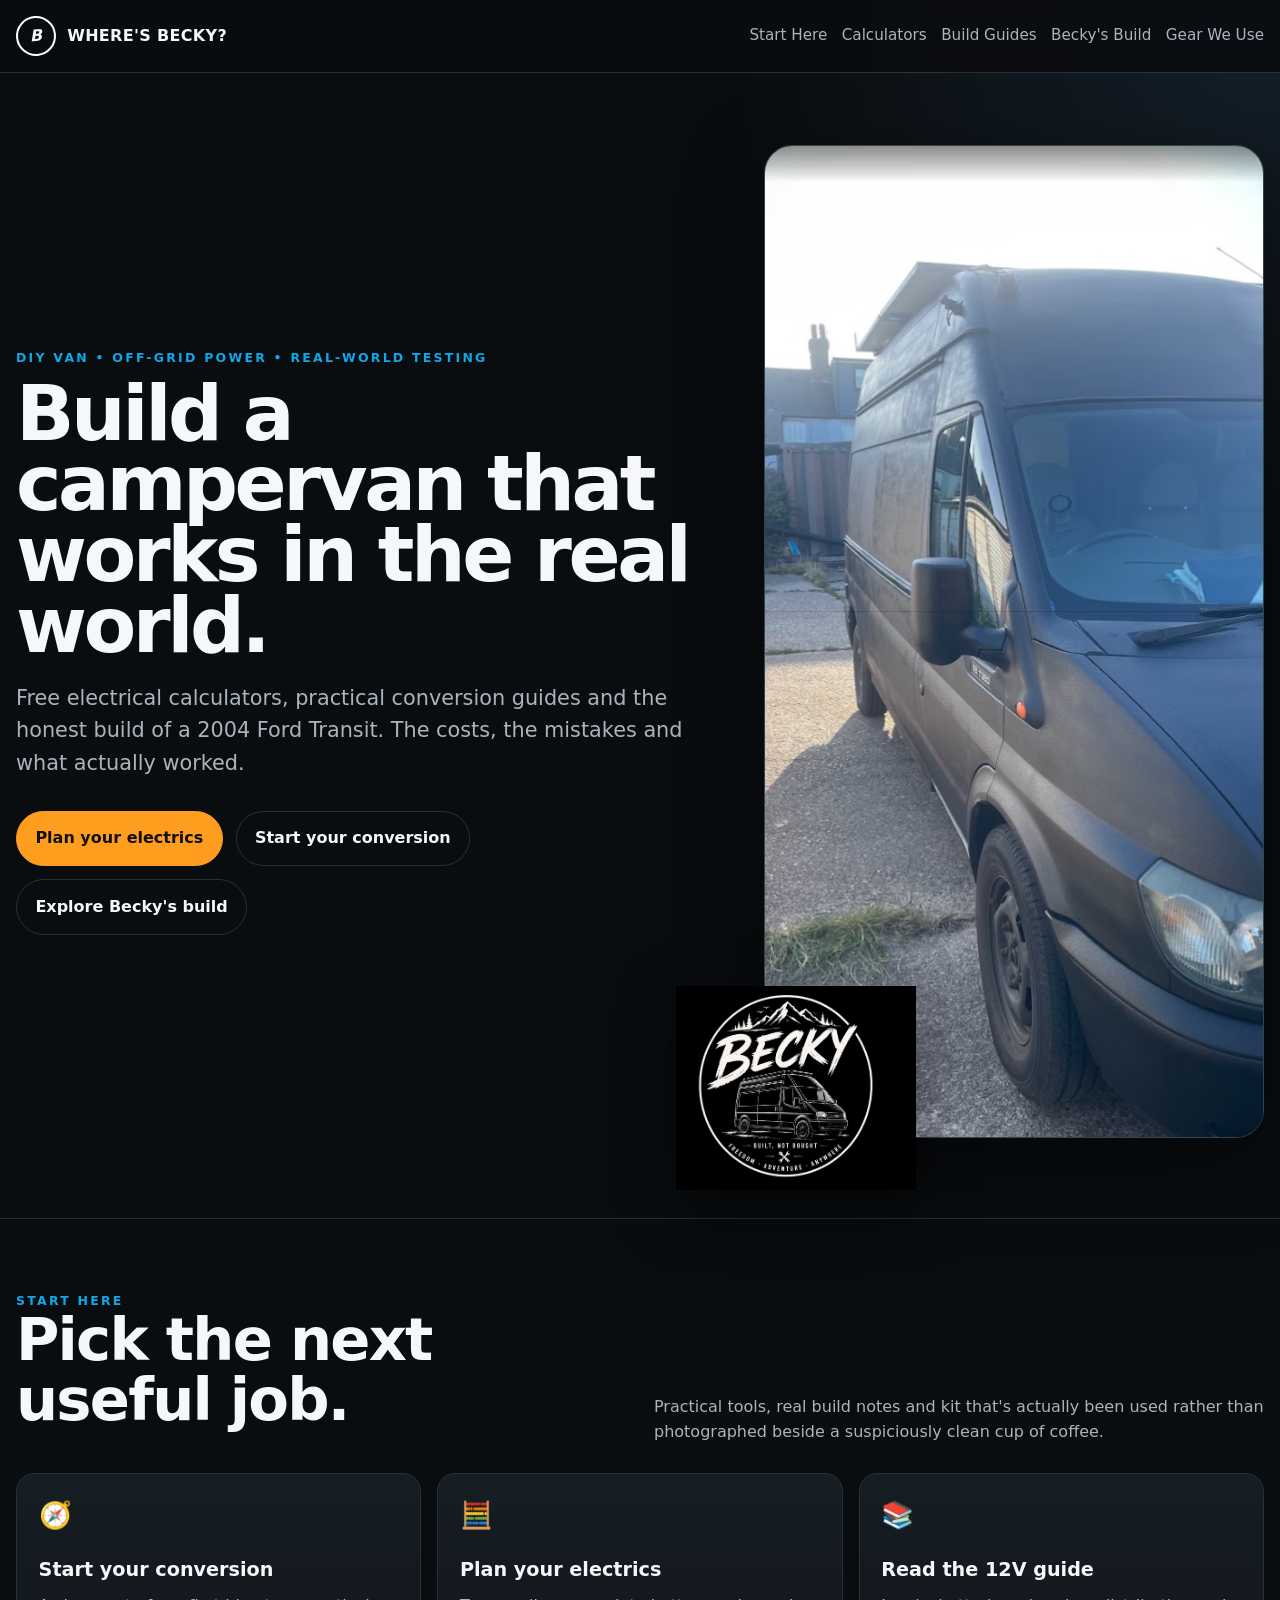
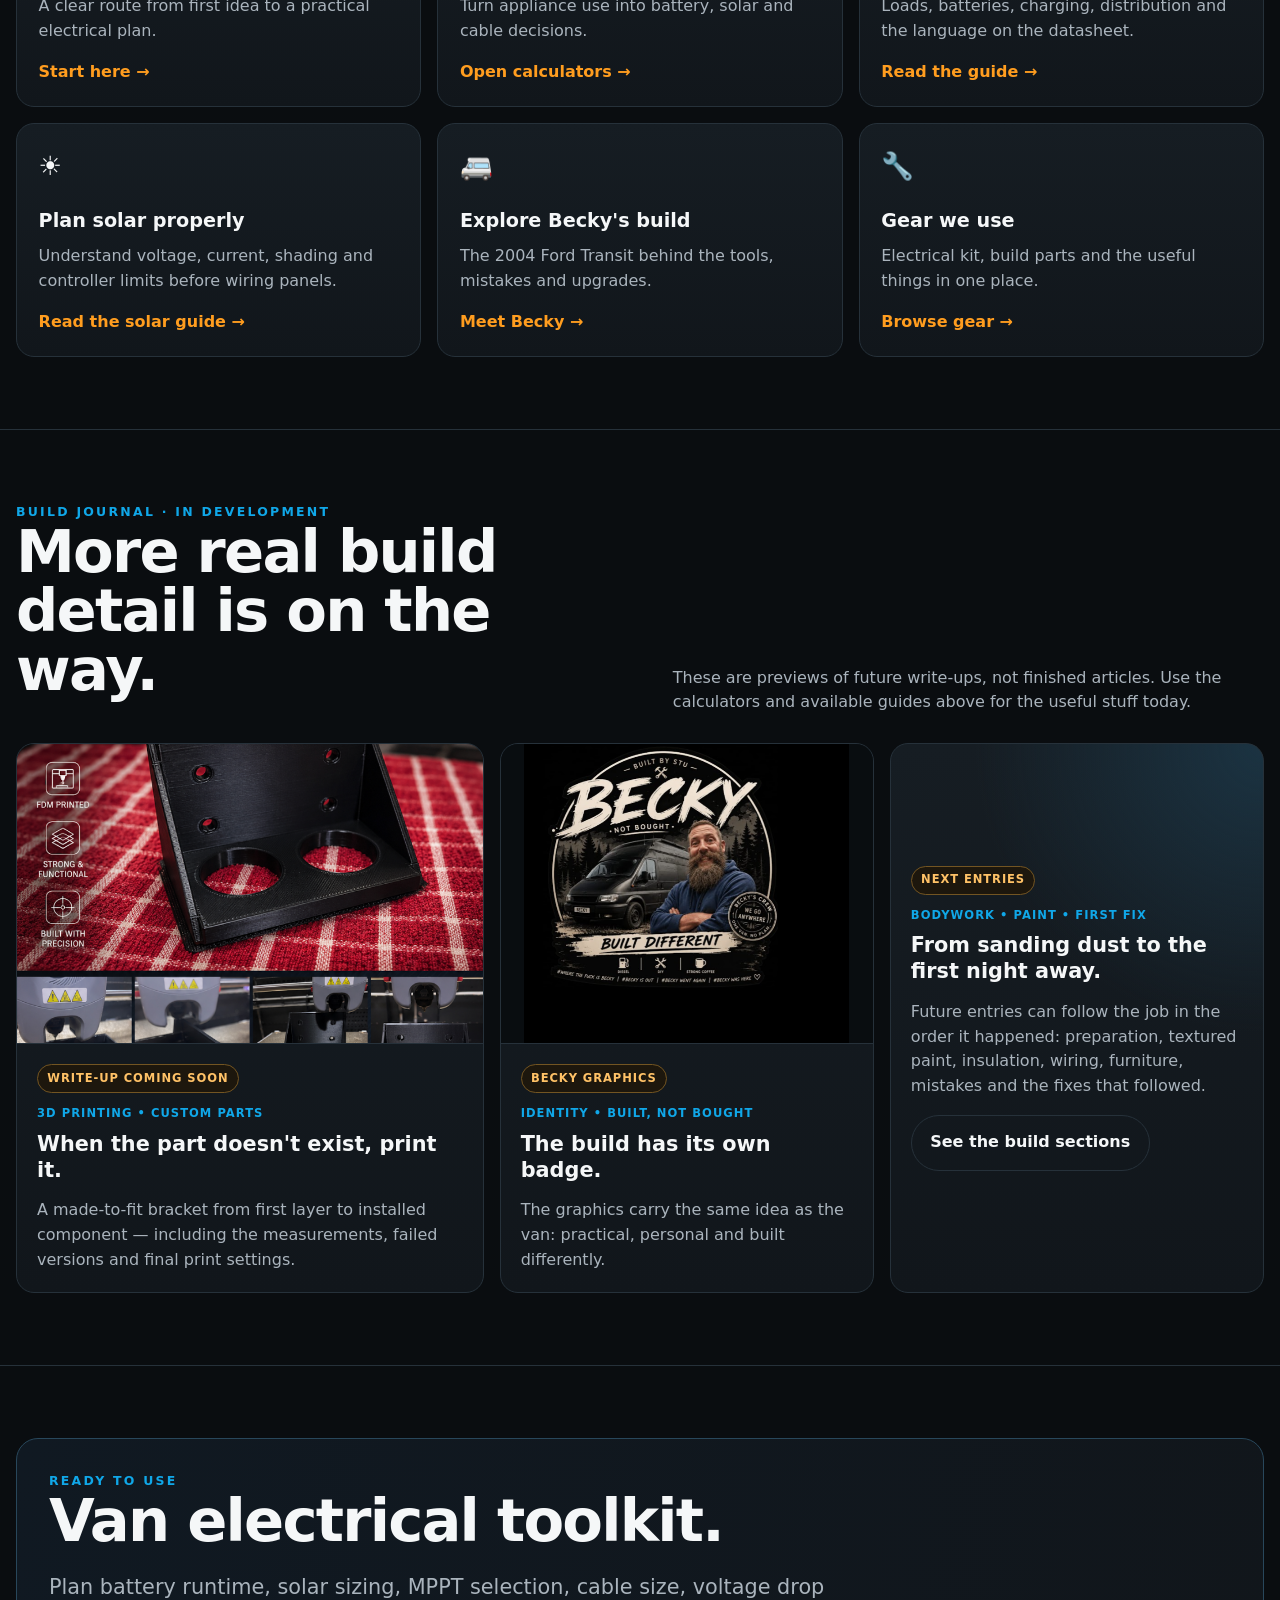
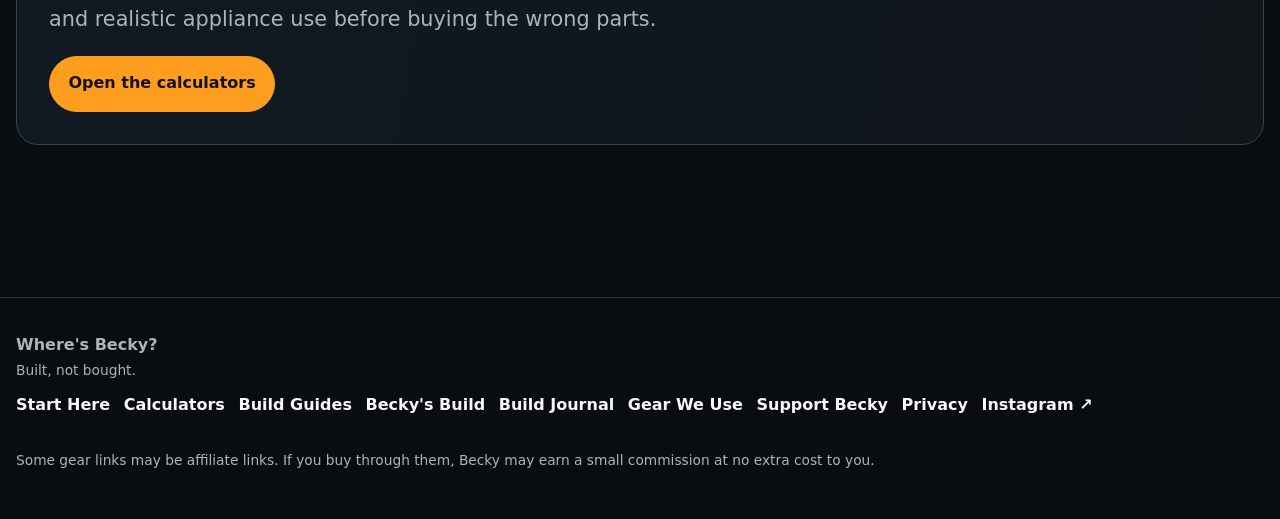
<file: index.html>
<!doctype html>
<html lang="en">
<head>
  <meta charset="utf-8">
  <meta name="viewport" content="width=device-width,initial-scale=1">
  <meta name="description" content="Where's Becky? A 2004 Ford Transit campervan build, practical off-grid electrical guides, calculators, gear and an honest build journal.">
  <title>DIY Campervan Build, Guides &amp; Calculators | Where's Becky?</title>
  <link rel="canonical" href="https://wheresbecky.co.uk/">
  <meta property="og:title" content="DIY Campervan Build, Guides &amp; Calculators | Where's Becky?"><meta property="og:description" content="Free electrical calculators, practical conversion guides and the honest build of a 2004 Ford Transit."><meta property="og:url" content="https://wheresbecky.co.uk/"><meta property="og:type" content="website"><meta property="og:image" content="https://wheresbecky.co.uk/assets/home/becky-real.png"><meta property="og:site_name" content="Where's Becky?"><meta name="twitter:card" content="summary_large_image"><meta name="twitter:title" content="DIY Campervan Build, Guides &amp; Calculators | Where's Becky?"><meta name="twitter:description" content="Free electrical calculators, practical conversion guides and the honest build of a 2004 Ford Transit."><meta name="twitter:image" content="https://wheresbecky.co.uk/assets/home/becky-real.png">
  <link rel="stylesheet" href="styles.css">
  <script type="application/ld+json">{"@context":"https://schema.org","@type":"WebSite","name":"Where's Becky?","url":"https://wheresbecky.co.uk/"}</script>
</head>
<body>
  <header class="site-header">
    <div class="wrap nav">
      <a class="brand" href="index.html" aria-current="page"><span class="brand-mark">B</span><span>WHERE'S BECKY?</span></a>
      <nav class="nav-links" aria-label="Main navigation">
        <a href="start-here.html">Start Here</a>
        <a href="calculators.html">Calculators</a>
        <a href="guides.html">Build Guides</a>
        <a href="becky.html">Becky's Build</a>
        <a href="gear.html">Gear We Use</a>
      </nav>
    </div>
  </header>

  <main>
    <section class="hero home-hero">
      <div class="wrap home-hero-grid">
        <div class="home-hero-copy">
          <div class="eyebrow">DIY VAN • OFF-GRID POWER • REAL-WORLD TESTING</div>
          <h1>Build a campervan that works in the real world.</h1>
          <p class="lead">Free electrical calculators, practical conversion guides and the honest build of a 2004 Ford Transit. The costs, the mistakes and what actually worked.</p>
          <div class="hero-actions">
            <a class="btn primary" href="calculators.html#usage">Plan your electrics</a>
            <a class="btn secondary" href="start-here.html">Start your conversion</a>
            <a class="btn secondary" href="becky.html">Explore Becky's build</a>
          </div>
        </div>
        <div class="home-hero-visual" aria-label="Becky, the 2004 Ford Transit campervan">
          <img class="home-van-photo" src="assets/home/becky-real.png" alt="Becky, the black Ford Transit campervan, photographed from the front passenger side" width="744" height="993" fetchpriority="high">
          <img class="home-crest" src="assets/home/becky-round-graphic.png" alt="Becky Built, Not Bought round graphic" width="1000" height="901">
        </div>
      </div>
    </section>

    <section class="section">
      <div class="wrap">
        <div class="section-head">
          <div><div class="eyebrow">START HERE</div><h2>Pick the next useful job.</h2></div>
          <p>Practical tools, real build notes and kit that's actually been used rather than photographed beside a suspiciously clean cup of coffee.</p>
        </div>
        <div class="grid">
          <a class="card" href="start-here.html"><div class="icon">🧭</div><h3>Start your conversion</h3><p>A clear route from first idea to a practical electrical plan.</p><span class="link">Start here →</span></a>
          <a class="card" href="calculators.html#usage"><div class="icon">🧮</div><h3>Plan your electrics</h3><p>Turn appliance use into battery, solar and cable decisions.</p><span class="link">Open calculators →</span></a>
          <a class="card" href="guide-planning-12v.html"><div class="icon">📚</div><h3>Read the 12V guide</h3><p>Loads, batteries, charging, distribution and the language on the datasheet.</p><span class="link">Read the guide →</span></a>
          <a class="card" href="guide-solar-series-parallel.html"><div class="icon">☀️</div><h3>Plan solar properly</h3><p>Understand voltage, current, shading and controller limits before wiring panels.</p><span class="link">Read the solar guide →</span></a>
          <a class="card" href="becky.html"><div class="icon">🚐</div><h3>Explore Becky's build</h3><p>The 2004 Ford Transit behind the tools, mistakes and upgrades.</p><span class="link">Meet Becky →</span></a>
          <a class="card" href="gear.html"><div class="icon">🔧</div><h3>Gear we use</h3><p>Electrical kit, build parts and the useful things in one place.</p><span class="link">Browse gear →</span></a>
        </div>
      </div>
    </section>

    <section class="section anchor-offset" id="journal">
      <div class="wrap">
        <div class="section-head">
          <div><div class="eyebrow">BUILD JOURNAL · IN DEVELOPMENT</div><h2>More real build detail is on the way.</h2></div>
          <p>These are previews of future write-ups, not finished articles. Use the calculators and available guides above for the useful stuff today.</p>
        </div>
        <div class="journal-grid">
          <article class="journal-card journal-feature">
            <img src="assets/home/3d-print-project.png" alt="A custom 3D-printed twin-hole bracket shown from printing through to the finished part" width="810" height="936" loading="lazy" decoding="async">
            <div class="journal-copy">
              <span class="status-badge">Write-up coming soon</span>
              <div class="journal-meta">3D printing • Custom parts</div>
              <h3>When the part doesn't exist, print it.</h3>
              <p>A made-to-fit bracket from first layer to installed component — including the measurements, failed versions and final print settings.</p>
            </div>
          </article>

          <article class="journal-card journal-graphic">
            <img src="assets/home/becky-built-different.png" alt="Built Different Becky graphic featuring the van and its builder" width="610" height="576" loading="lazy" decoding="async">
            <div class="journal-copy">
              <span class="status-badge">Becky graphics</span>
              <div class="journal-meta">Identity • Built, not bought</div>
              <h3>The build has its own badge.</h3>
              <p>The graphics carry the same idea as the van: practical, personal and built differently.</p>
            </div>
          </article>

          <article class="journal-card journal-next">
            <div class="journal-copy">
              <span class="status-badge">Next entries</span>
              <div class="journal-meta">Bodywork • Paint • First fix</div>
              <h3>From sanding dust to the first night away.</h3>
              <p>Future entries can follow the job in the order it happened: preparation, textured paint, insulation, wiring, furniture, mistakes and the fixes that followed.</p>
              <a class="btn secondary" href="build.html">See the build sections</a>
            </div>
          </article>
        </div>
      </div>
    </section>

    <section class="section">
      <div class="wrap">
        <div class="callout">
          <div class="eyebrow">READY TO USE</div>
          <h2>Van electrical toolkit.</h2>
          <p class="lead">Plan battery runtime, solar sizing, MPPT selection, cable size, voltage drop and realistic appliance use before buying the wrong parts.</p>
          <a class="btn primary" href="calculators.html">Open the calculators</a>
        </div>
      </div>
    </section>
  </main>

  <footer class="footer">
    <div class="wrap footer-inner">
      <div><strong>Where's Becky?</strong><br><span class="small">Built, not bought.</span><nav class="footer-links" aria-label="Footer navigation"><a href="start-here.html">Start Here</a><a href="calculators.html">Calculators</a><a href="guides.html">Build Guides</a><a href="becky.html">Becky's Build</a><a href="build.html">Build Journal</a><a href="gear.html">Gear We Use</a><a href="support.html">Support Becky</a><a href="privacy.html">Privacy</a><a href="https://www.instagram.com/wherethefuckisbecky/" target="_blank" rel="noopener noreferrer">Instagram ↗</a></nav></div>
      <div class="small">Some gear links may be affiliate links. If you buy through them, Becky may earn a small commission at no extra cost to you.</div>
    </div>
  </footer>
  <!-- Cloudflare Web Analytics -->
  <script type="module" src="https://static.cloudflareinsights.com/beacon.min.js" data-cf-beacon="{&quot;token&quot;:&quot;f5d13d53947c447f9366c4ed1da155b7&quot;}"></script>
  <!-- End Cloudflare Web Analytics -->
</body>
</html>
</file>
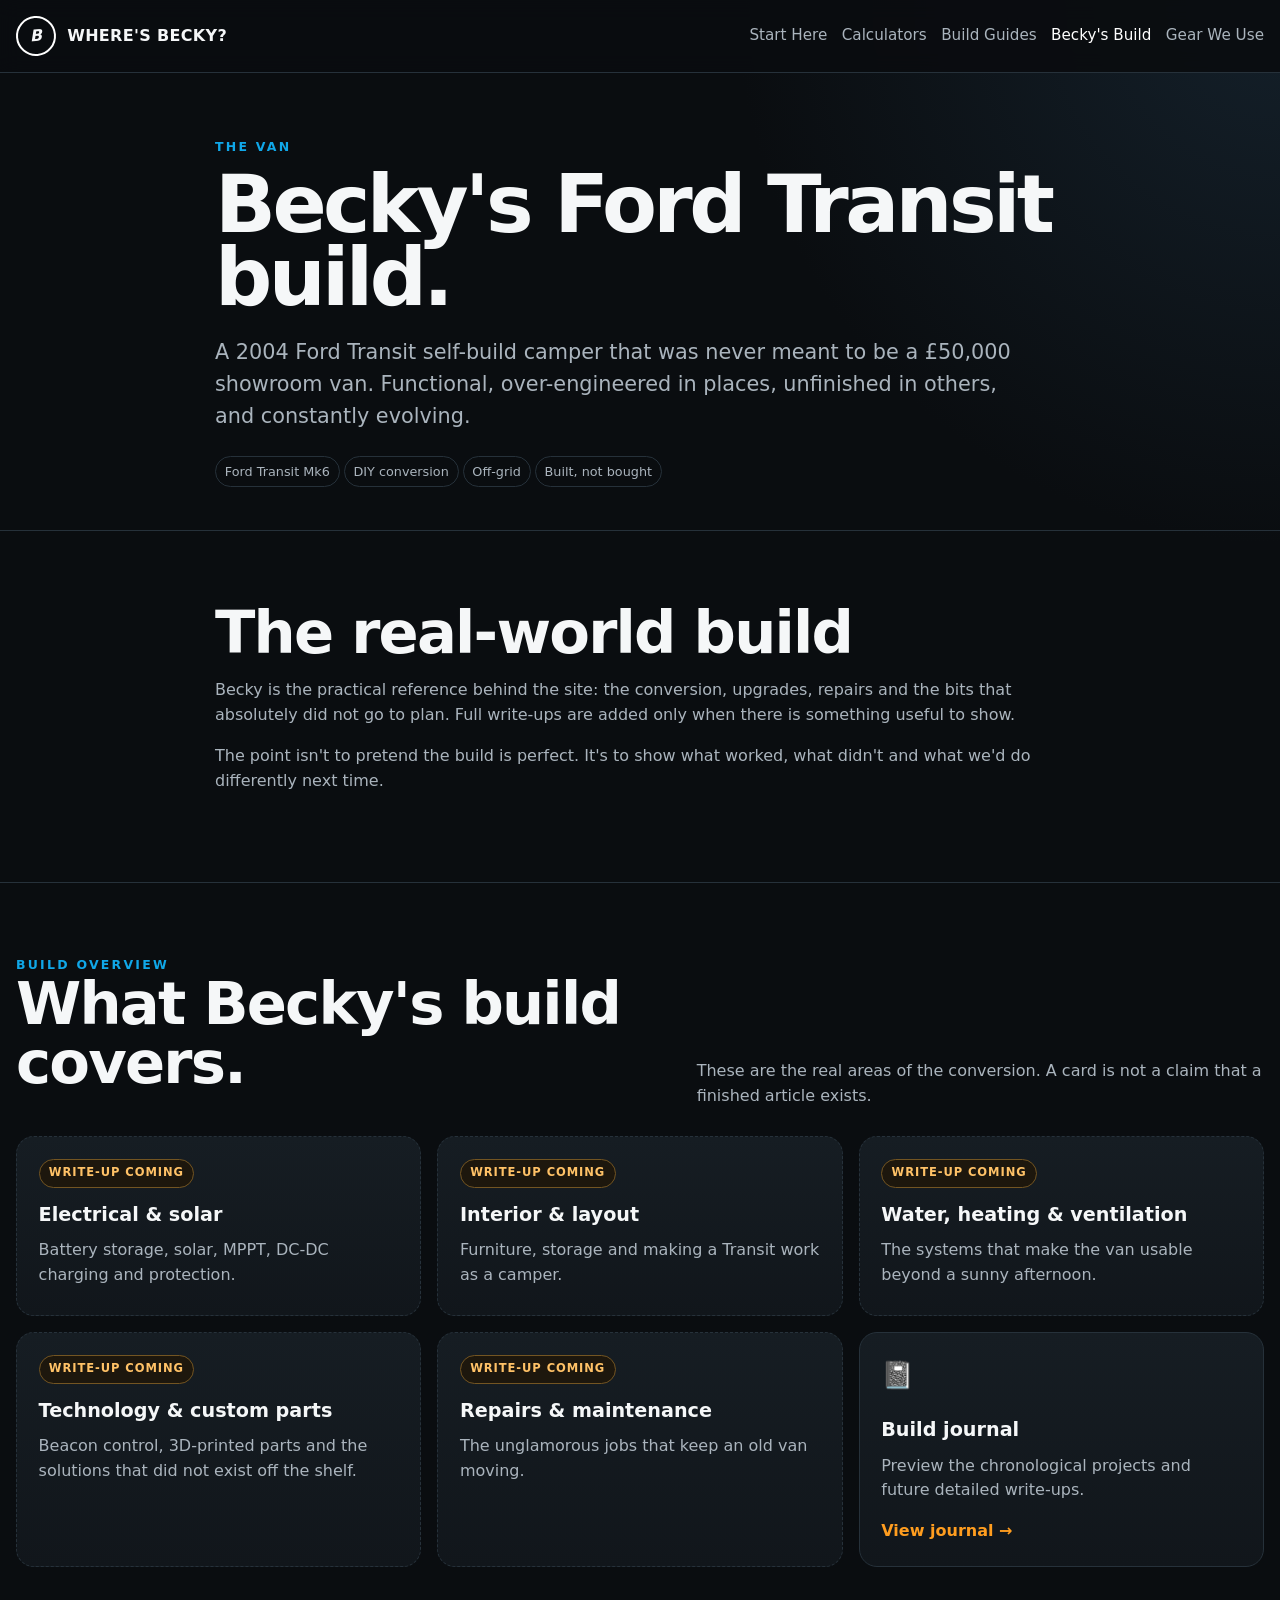
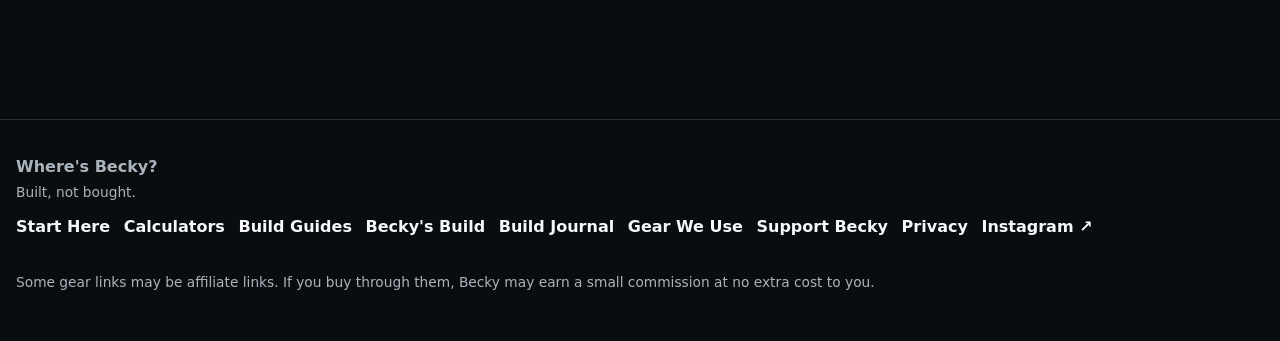
<file: becky.html>
<!doctype html>
<html lang="en">
<head>
  <meta charset="utf-8">
  <meta name="viewport" content="width=device-width,initial-scale=1">
  <meta name="description" content="Explore the real conversion, upgrades, repairs and in-development write-ups for Becky's 2004 Ford Transit campervan.">
  <title>Becky's Ford Transit Campervan Build | Where's Becky?</title>
  <link rel="canonical" href="https://wheresbecky.co.uk/becky.html"><meta property="og:title" content="Becky's Ford Transit Campervan Build | Where's Becky?"><meta property="og:description" content="Explore the real conversion, upgrades, repairs and in-development write-ups for Becky's 2004 Ford Transit campervan."><meta property="og:url" content="https://wheresbecky.co.uk/becky.html"><meta property="og:type" content="website"><meta property="og:image" content="https://wheresbecky.co.uk/assets/home/becky-real.png"><meta property="og:site_name" content="Where's Becky?"><meta name="twitter:card" content="summary_large_image"><meta name="twitter:title" content="Becky's Ford Transit Campervan Build | Where's Becky?"><meta name="twitter:description" content="Explore the real conversion, upgrades, repairs and in-development write-ups for Becky's 2004 Ford Transit campervan."><meta name="twitter:image" content="https://wheresbecky.co.uk/assets/home/becky-real.png">
  <link rel="stylesheet" href="styles.css">
</head>
<body>
  <header class="site-header">
    <div class="wrap nav">
      <a class="brand" href="index.html"><span class="brand-mark">B</span><span>WHERE'S BECKY?</span></a>
      <nav class="nav-links" aria-label="Main navigation">
        <a href="start-here.html">Start Here</a>
        <a href="calculators.html">Calculators</a>
        <a href="guides.html">Build Guides</a>
        <a class="active" href="becky.html" aria-current="page">Becky's Build</a>
        <a href="gear.html">Gear We Use</a>
      </nav>
    </div>
  </header>
  <main>
    <section class="page-hero">
      <div class="wrap content">
        <div class="eyebrow">THE VAN</div>
        <h1>Becky's Ford Transit build.</h1>
        <p class="lead">A 2004 Ford Transit self-build camper that was never meant to be a £50,000 showroom van. Functional, over-engineered in places, unfinished in others, and constantly evolving.</p>
        <span class="tag">Ford Transit Mk6</span><span class="tag">DIY conversion</span><span class="tag">Off-grid</span><span class="tag">Built, not bought</span>
      </div>
    </section>
    <section class="section">
      <div class="wrap content">
        <h2>The real-world build</h2>
        <p>Becky is the practical reference behind the site: the conversion, upgrades, repairs and the bits that absolutely did not go to plan. Full write-ups are added only when there is something useful to show.</p>
        <p>The point isn't to pretend the build is perfect. It's to show what worked, what didn't and what we'd do differently next time.</p>
      </div>
    </section>
    <section class="section"><div class="wrap"><div class="section-head"><div><div class="eyebrow">BUILD OVERVIEW</div><h2>What Becky's build covers.</h2></div><p>These are the real areas of the conversion. A card is not a claim that a finished article exists.</p></div><div class="grid"><div class="card pending-card"><span class="status-badge">Write-up coming</span><h3>Electrical &amp; solar</h3><p>Battery storage, solar, MPPT, DC-DC charging and protection.</p></div><div class="card pending-card"><span class="status-badge">Write-up coming</span><h3>Interior &amp; layout</h3><p>Furniture, storage and making a Transit work as a camper.</p></div><div class="card pending-card"><span class="status-badge">Write-up coming</span><h3>Water, heating &amp; ventilation</h3><p>The systems that make the van usable beyond a sunny afternoon.</p></div><div class="card pending-card"><span class="status-badge">Write-up coming</span><h3>Technology &amp; custom parts</h3><p>Beacon control, 3D-printed parts and the solutions that did not exist off the shelf.</p></div><div class="card pending-card"><span class="status-badge">Write-up coming</span><h3>Repairs &amp; maintenance</h3><p>The unglamorous jobs that keep an old van moving.</p></div><a class="card" href="build.html"><div class="icon">📓</div><h3>Build journal</h3><p>Preview the chronological projects and future detailed write-ups.</p><span class="link">View journal →</span></a></div></div></section>
  </main>
  <footer class="footer">
    <div class="wrap footer-inner">
      <div><strong>Where's Becky?</strong><br><span class="small">Built, not bought.</span><nav class="footer-links" aria-label="Footer navigation"><a href="start-here.html">Start Here</a><a href="calculators.html">Calculators</a><a href="guides.html">Build Guides</a><a href="becky.html">Becky's Build</a><a href="build.html">Build Journal</a><a href="gear.html">Gear We Use</a><a href="support.html">Support Becky</a><a href="privacy.html">Privacy</a><a href="https://www.instagram.com/wherethefuckisbecky/" target="_blank" rel="noopener noreferrer">Instagram ↗</a></nav></div>
      <div class="small">Some gear links may be affiliate links. If you buy through them, Becky may earn a small commission at no extra cost to you.</div>
    </div>
  </footer>
  <!-- Cloudflare Web Analytics -->
  <script type="module" src="https://static.cloudflareinsights.com/beacon.min.js" data-cf-beacon="{&quot;token&quot;:&quot;f5d13d53947c447f9366c4ed1da155b7&quot;}"></script>
  <!-- End Cloudflare Web Analytics -->
</body>
</html>
</file>
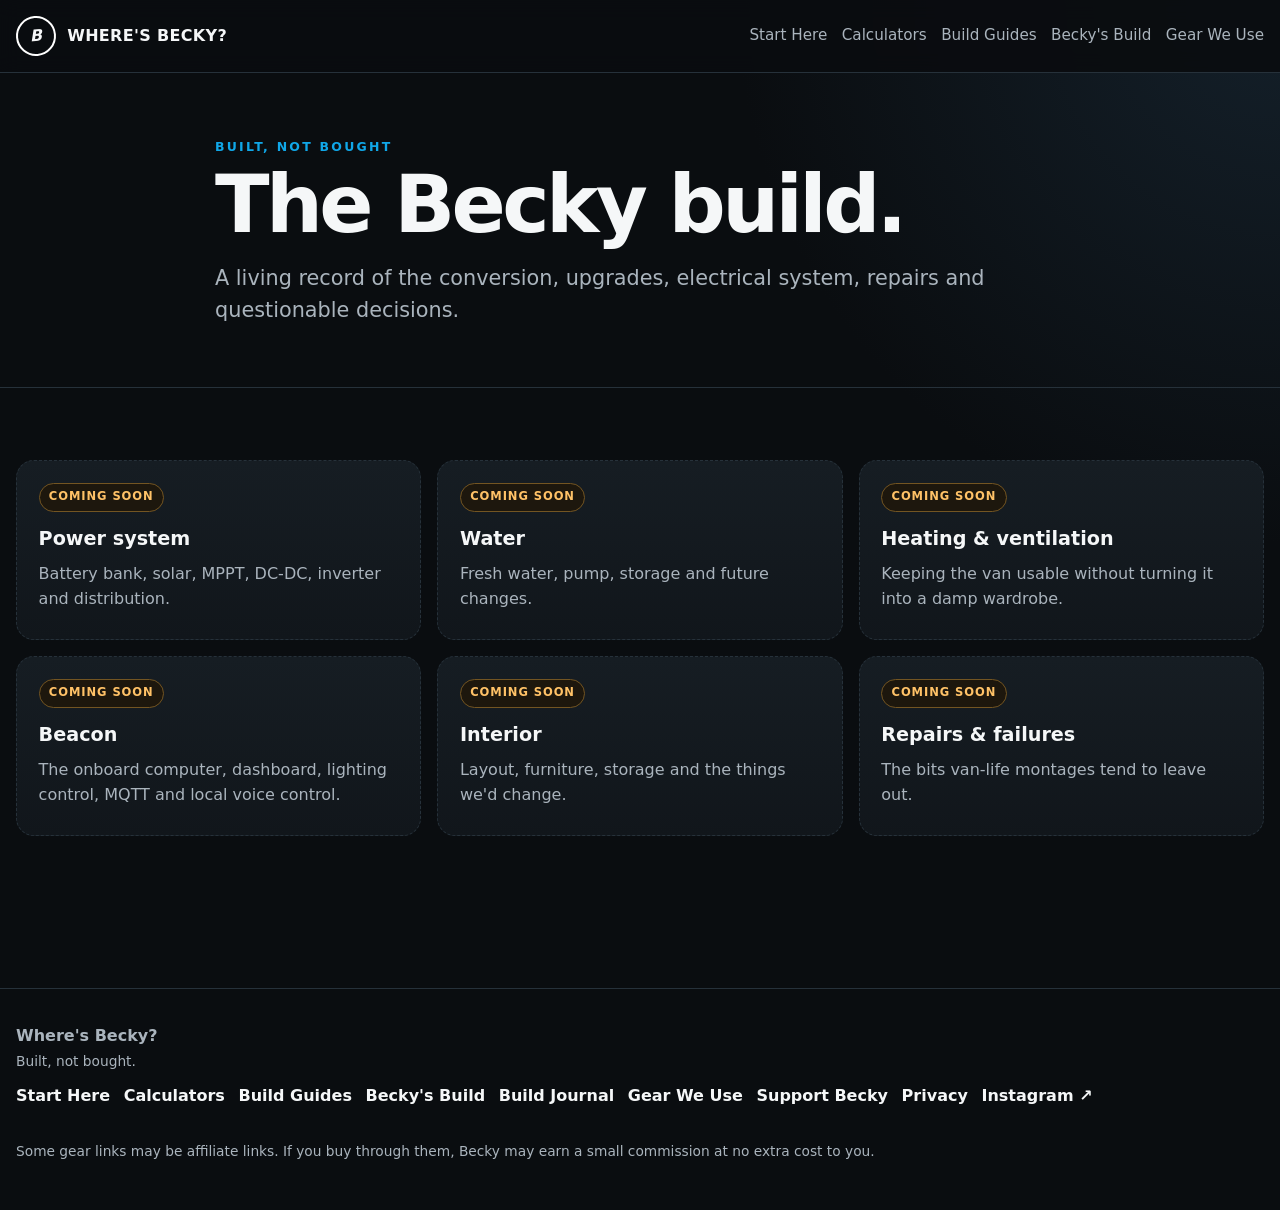
<file: build.html>
<!doctype html>
<html lang="en">
<head>
  <meta charset="utf-8">
  <meta name="viewport" content="width=device-width,initial-scale=1">
  <meta name="description" content="A developing journal for Becky's campervan conversion, upgrades, repairs and future detailed build write-ups.">
  <title>Campervan Build Journal | Where's Becky?</title>
  <link rel="canonical" href="https://wheresbecky.co.uk/build.html"><meta property="og:title" content="Campervan Build Journal | Where's Becky?"><meta property="og:description" content="A developing journal for Becky's campervan conversion, upgrades, repairs and future detailed build write-ups."><meta property="og:url" content="https://wheresbecky.co.uk/build.html"><meta property="og:type" content="website"><meta property="og:image" content="https://wheresbecky.co.uk/assets/home/becky-real.png"><meta property="og:site_name" content="Where's Becky?"><meta name="twitter:card" content="summary_large_image"><meta name="twitter:title" content="Campervan Build Journal | Where's Becky?"><meta name="twitter:description" content="A developing journal for Becky's campervan conversion, upgrades, repairs and future detailed build write-ups."><meta name="twitter:image" content="https://wheresbecky.co.uk/assets/home/becky-real.png">
  <link rel="stylesheet" href="styles.css">
</head>
<body>
  <header class="site-header"><div class="wrap nav"><a class="brand" href="index.html"><span class="brand-mark">B</span><span>WHERE'S BECKY?</span></a><nav class="nav-links" aria-label="Main navigation"><a href="start-here.html">Start Here</a><a href="calculators.html">Calculators</a><a href="guides.html">Build Guides</a><a href="becky.html">Becky's Build</a><a href="gear.html">Gear We Use</a></nav></div></header>
  <main>
    <section class="page-hero"><div class="wrap content"><div class="eyebrow">BUILT, NOT BOUGHT</div><h1>The Becky build.</h1><p class="lead">A living record of the conversion, upgrades, electrical system, repairs and questionable decisions.</p></div></section>
    <section class="section"><div class="wrap"><div class="grid">
      <div class="card pending-card"><span class="status-badge">Coming soon</span><h3>Power system</h3><p>Battery bank, solar, MPPT, DC-DC, inverter and distribution.</p></div>
      <div class="card pending-card"><span class="status-badge">Coming soon</span><h3>Water</h3><p>Fresh water, pump, storage and future changes.</p></div>
      <div class="card pending-card"><span class="status-badge">Coming soon</span><h3>Heating &amp; ventilation</h3><p>Keeping the van usable without turning it into a damp wardrobe.</p></div>
      <div class="card pending-card"><span class="status-badge">Coming soon</span><h3>Beacon</h3><p>The onboard computer, dashboard, lighting control, MQTT and local voice control.</p></div>
      <div class="card pending-card"><span class="status-badge">Coming soon</span><h3>Interior</h3><p>Layout, furniture, storage and the things we'd change.</p></div>
      <div class="card pending-card"><span class="status-badge">Coming soon</span><h3>Repairs &amp; failures</h3><p>The bits van-life montages tend to leave out.</p></div>
    </div></div></section>
  </main>
  <footer class="footer"><div class="wrap footer-inner"><div><strong>Where's Becky?</strong><br><span class="small">Built, not bought.</span><nav class="footer-links" aria-label="Footer navigation"><a href="start-here.html">Start Here</a><a href="calculators.html">Calculators</a><a href="guides.html">Build Guides</a><a href="becky.html">Becky's Build</a><a href="build.html">Build Journal</a><a href="gear.html">Gear We Use</a><a href="support.html">Support Becky</a><a href="privacy.html">Privacy</a><a href="https://www.instagram.com/wherethefuckisbecky/" target="_blank" rel="noopener noreferrer">Instagram ↗</a></nav></div><div class="small">Some gear links may be affiliate links. If you buy through them, Becky may earn a small commission at no extra cost to you.</div></div></footer>
  <!-- Cloudflare Web Analytics -->
  <script type="module" src="https://static.cloudflareinsights.com/beacon.min.js" data-cf-beacon="{&quot;token&quot;:&quot;f5d13d53947c447f9366c4ed1da155b7&quot;}"></script>
  <!-- End Cloudflare Web Analytics -->
</body>
</html>
</file>
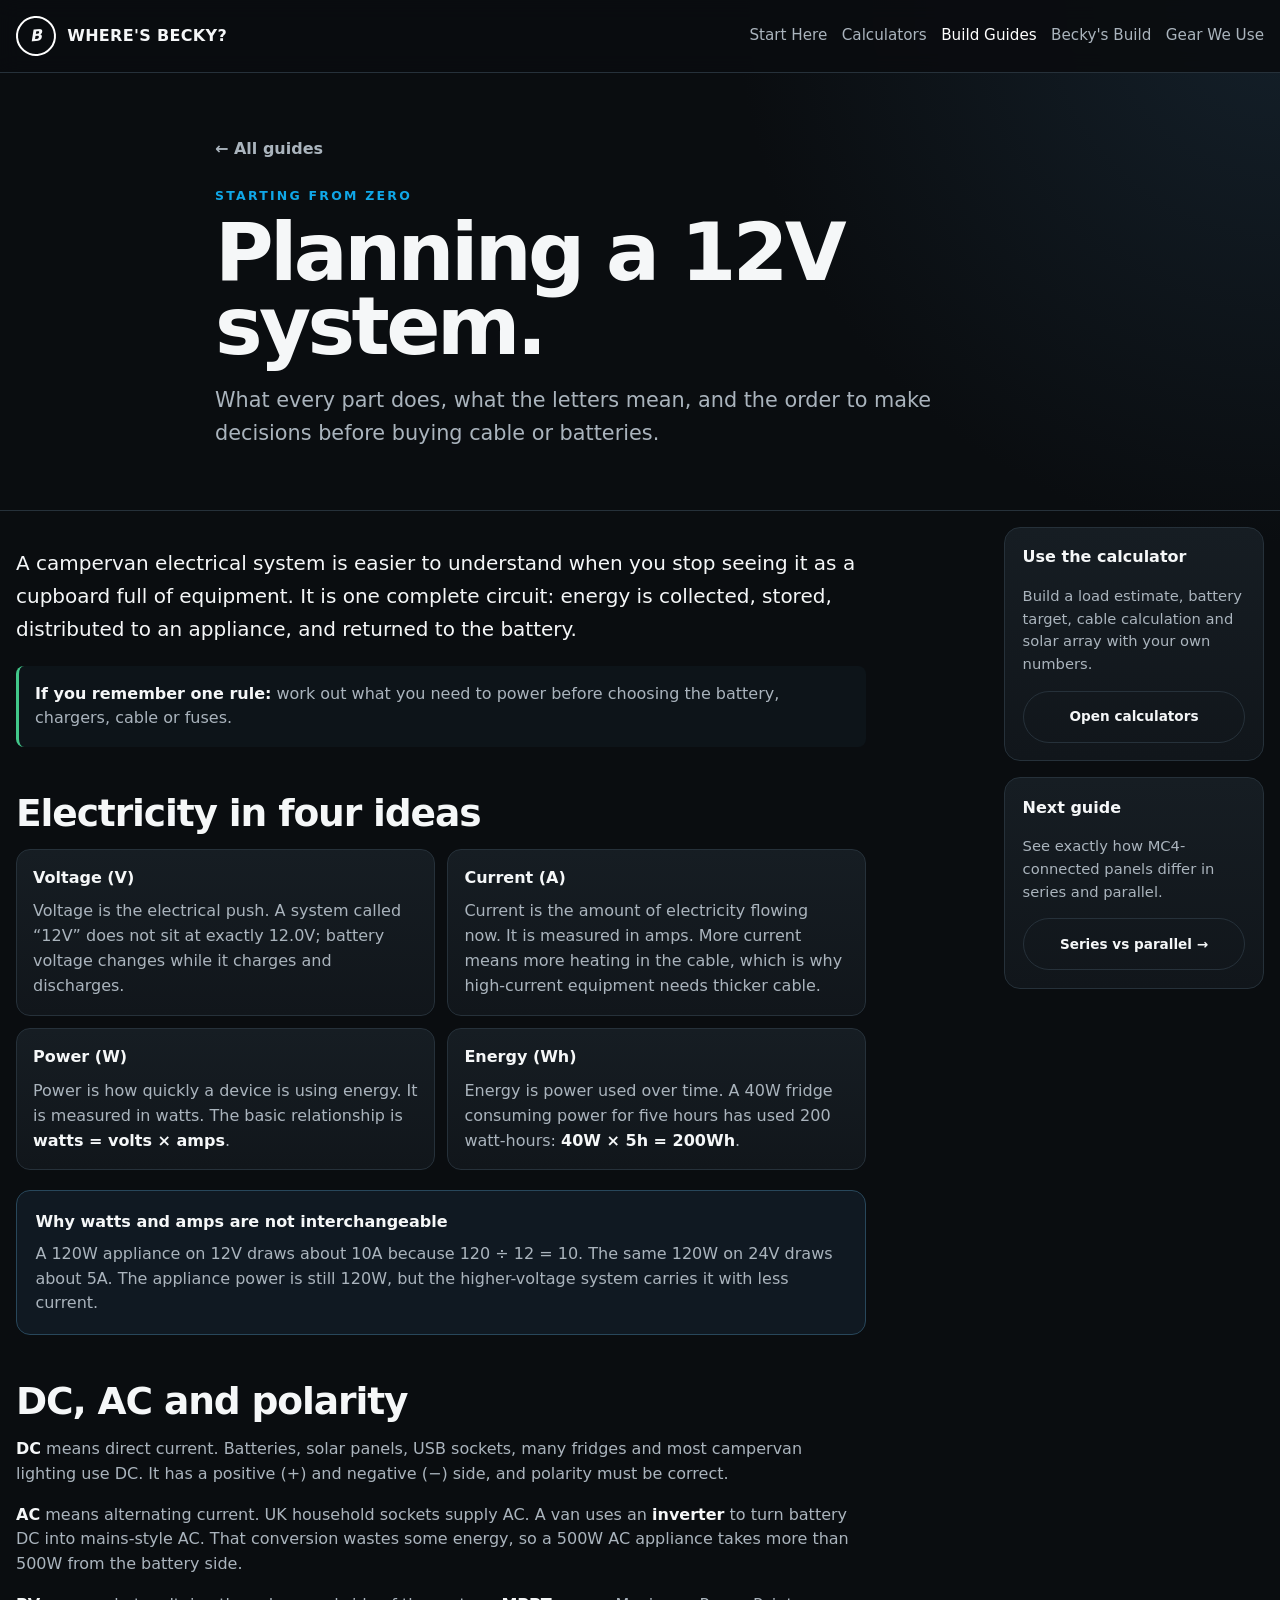
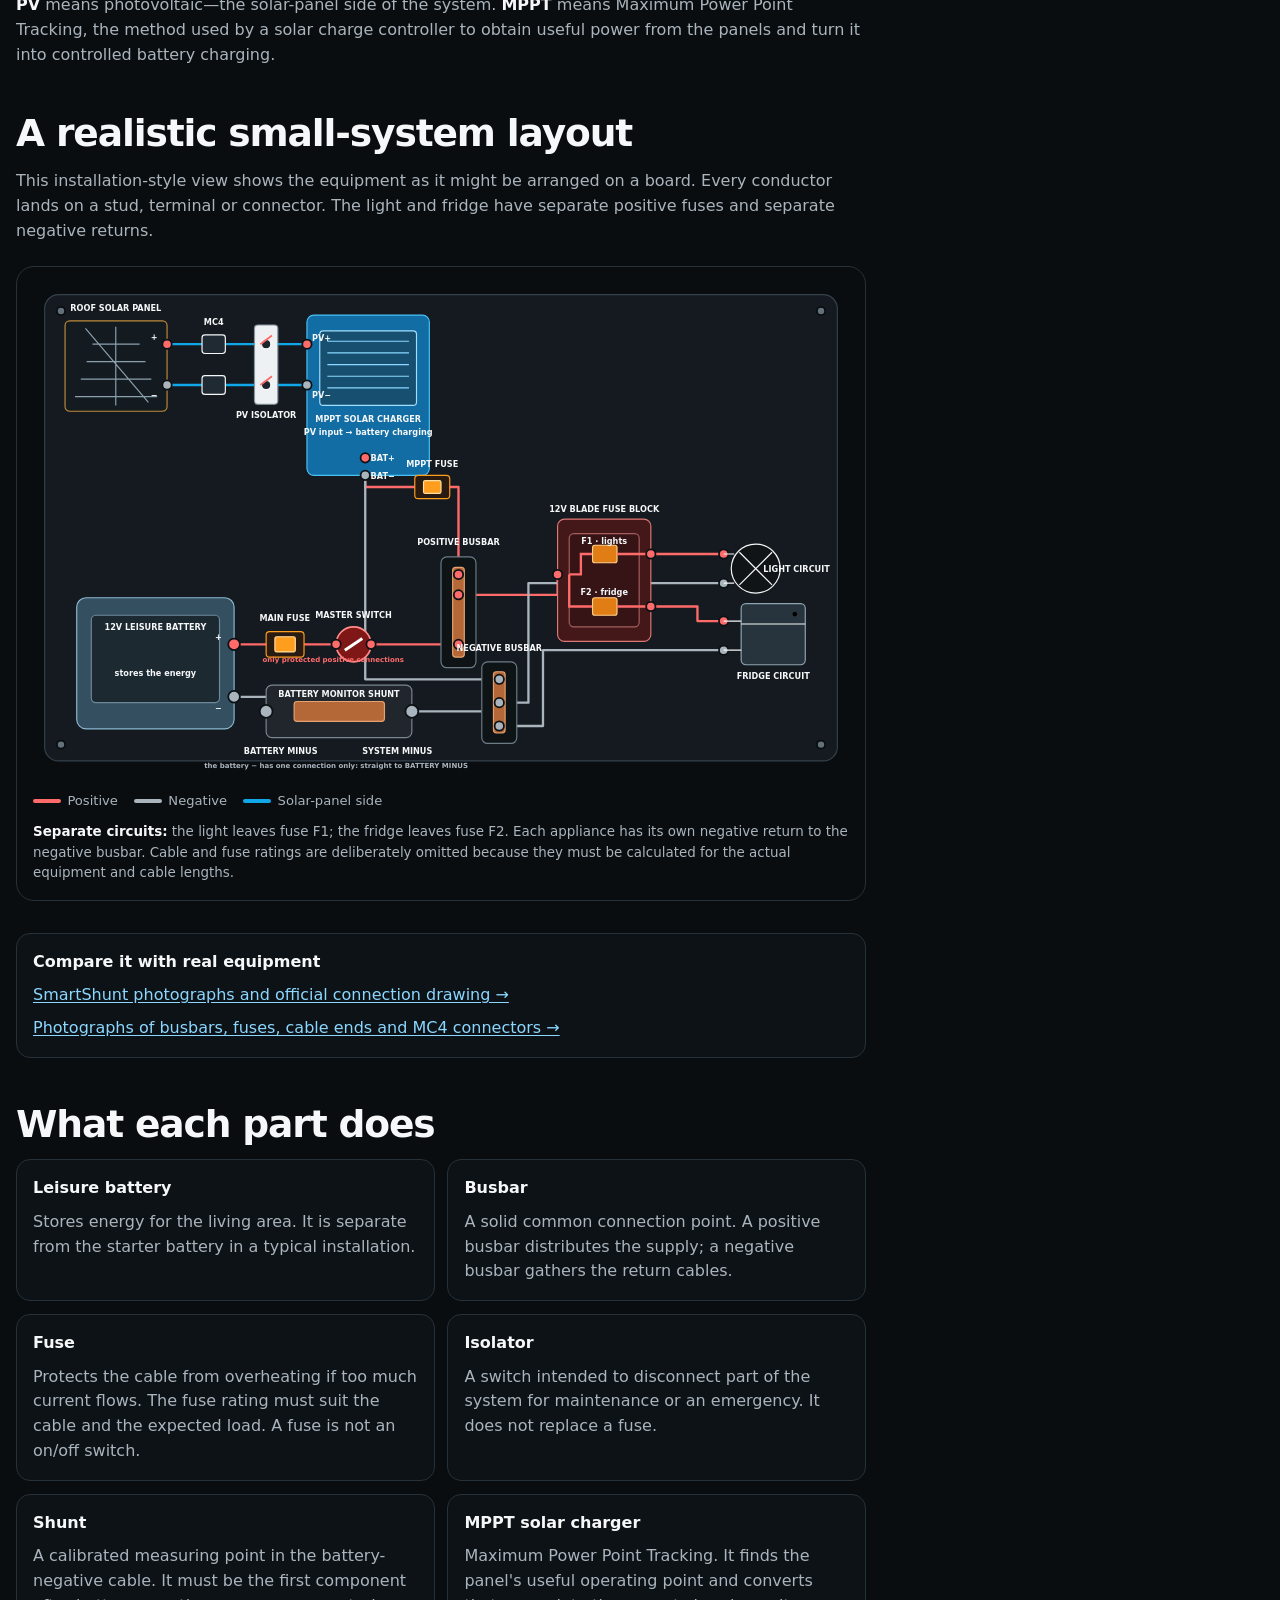
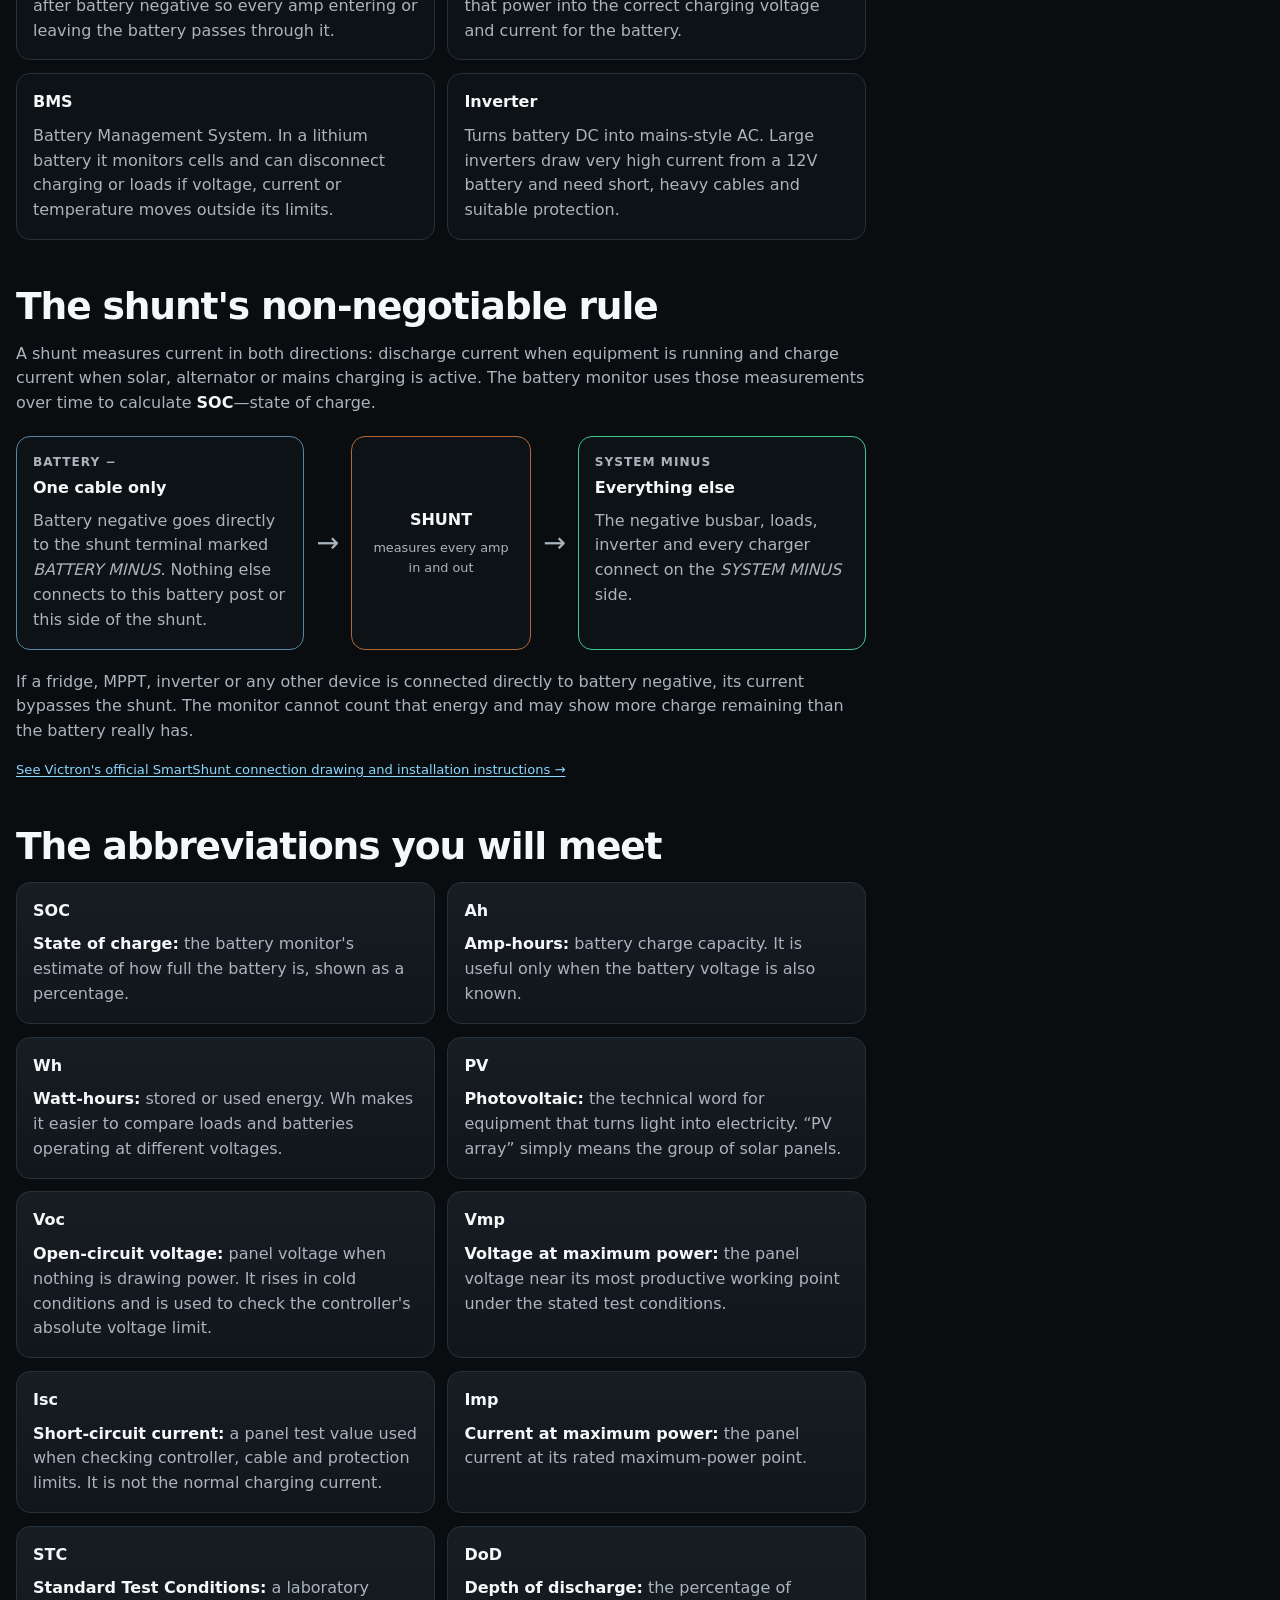
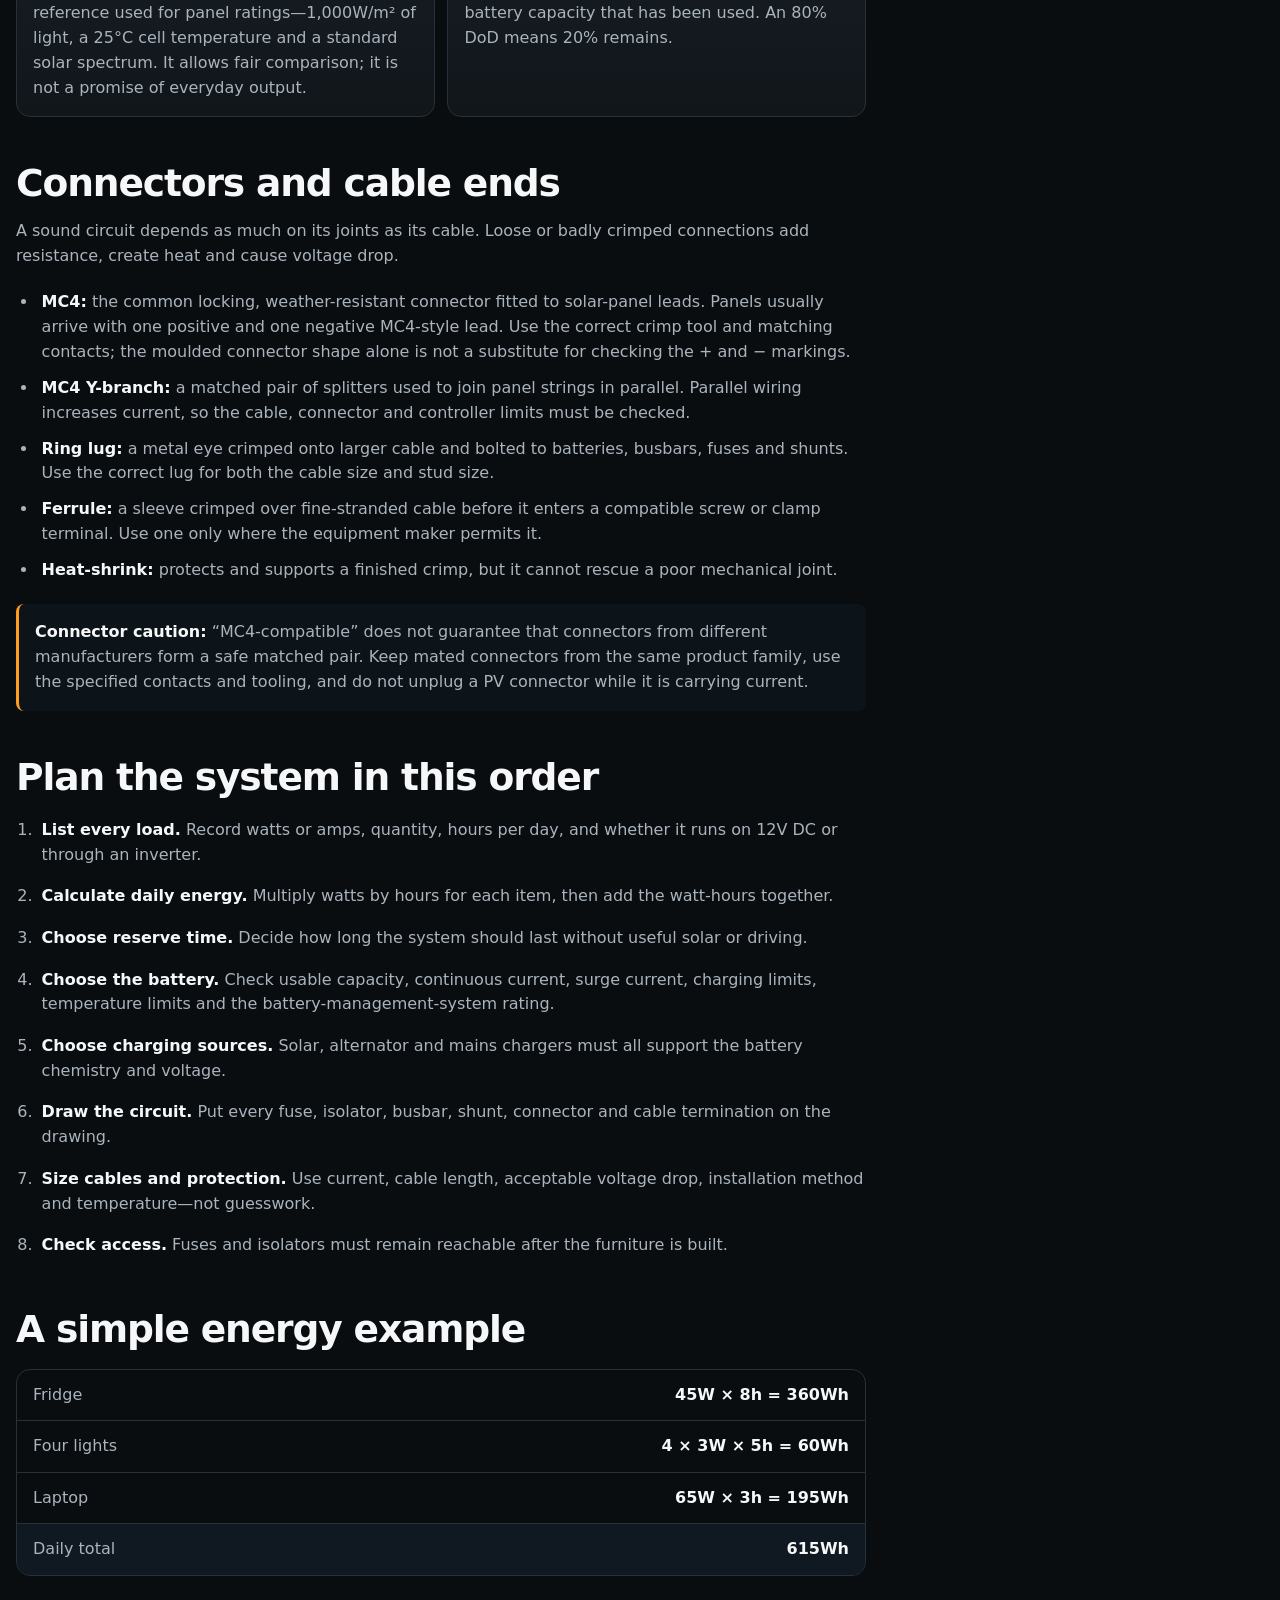
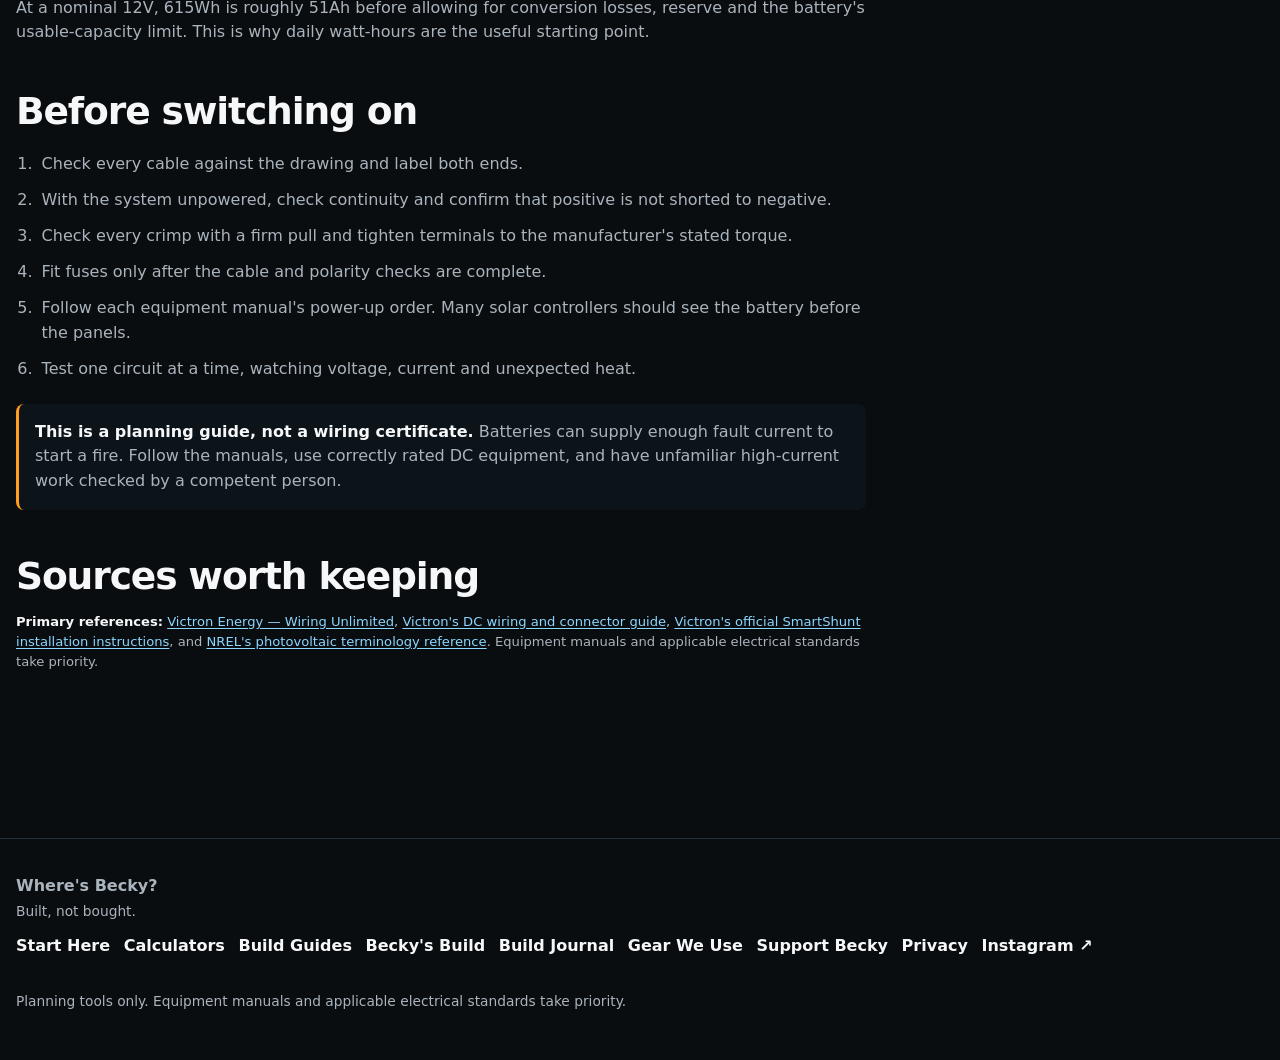
<file: guide-planning-12v.html>
<!doctype html>
<html lang="en">
<head>
  <meta charset="utf-8">
  <meta name="viewport" content="width=device-width,initial-scale=1">
  <meta name="description" content="A plain-English guide to planning a 12V campervan electrical system, including volts, amps, watts, batteries, cables, fuses and charging.">
  <title>Planning a 12V Campervan Electrical System | Where's Becky?</title>
  <link rel="canonical" href="https://wheresbecky.co.uk/guide-planning-12v.html">
  <meta property="og:title" content="Planning a 12V Campervan Electrical System | Where's Becky?"><meta property="og:description" content="A plain-English guide to campervan volts, amps, watts, batteries, cables, fuses and charging."><meta property="og:url" content="https://wheresbecky.co.uk/guide-planning-12v.html"><meta property="og:type" content="article"><meta property="og:image" content="https://wheresbecky.co.uk/assets/home/becky-real.png"><meta property="og:site_name" content="Where's Becky?"><meta name="twitter:card" content="summary_large_image"><meta name="twitter:title" content="Planning a 12V Campervan Electrical System | Where's Becky?"><meta name="twitter:description" content="A plain-English guide to campervan volts, amps, watts, batteries, cables, fuses and charging."><meta name="twitter:image" content="https://wheresbecky.co.uk/assets/home/becky-real.png">
  <link rel="stylesheet" href="styles.css?v=20260918-novice-guides">
  <script type="application/ld+json">{"@context":"https://schema.org","@type":"Article","headline":"Planning a 12V campervan electrical system","description":"A plain-English guide to campervan volts, amps, watts, batteries, cables, fuses and charging.","mainEntityOfPage":"https://wheresbecky.co.uk/guide-planning-12v.html","image":"https://wheresbecky.co.uk/assets/home/becky-real.png","publisher":{"@type":"Organization","name":"Where's Becky?","url":"https://wheresbecky.co.uk/"}}</script>
</head>
<body>
  <header class="site-header">
    <div class="wrap nav">
      <a class="brand" href="index.html"><span class="brand-mark">B</span><span>WHERE'S BECKY?</span></a>
      <nav class="nav-links" aria-label="Main navigation"><a href="start-here.html">Start Here</a><a href="calculators.html">Calculators</a><a class="active" href="guides.html" aria-current="page">Build Guides</a><a href="becky.html">Becky's Build</a><a href="gear.html">Gear We Use</a></nav>
    </div>
  </header>
  <main>
    <section class="page-hero">
      <div class="wrap content">
        <a class="back-link" href="guides.html">← All guides</a>
        <div class="eyebrow">STARTING FROM ZERO</div>
        <h1>Planning a 12V system.</h1>
        <p class="lead">What every part does, what the letters mean, and the order to make decisions before buying cable or batteries.</p>
      </div>
    </section>
    <article class="section guide-article">
      <div class="wrap guide-layout">
        <div class="guide-main">
          <p class="lede">A campervan electrical system is easier to understand when you stop seeing it as a cupboard full of equipment. It is one complete circuit: energy is collected, stored, distributed to an appliance, and returned to the battery.</p>
          <div class="notice good"><strong>If you remember one rule:</strong> work out what you need to power before choosing the battery, chargers, cable or fuses.</div>

          <h2>Electricity in four ideas</h2>
          <div class="definition-grid beginner-grid">
            <div><h3>Voltage (V)</h3><p>Voltage is the electrical push. A system called “12V” does not sit at exactly 12.0V; battery voltage changes while it charges and discharges.</p></div>
            <div><h3>Current (A)</h3><p>Current is the amount of electricity flowing now. It is measured in amps. More current means more heating in the cable, which is why high-current equipment needs thicker cable.</p></div>
            <div><h3>Power (W)</h3><p>Power is how quickly a device is using energy. It is measured in watts. The basic relationship is <strong>watts = volts × amps</strong>.</p></div>
            <div><h3>Energy (Wh)</h3><p>Energy is power used over time. A 40W fridge consuming power for five hours has used 200 watt-hours: <strong>40W × 5h = 200Wh</strong>.</p></div>
          </div>
          <div class="plain-example">
            <strong>Why watts and amps are not interchangeable</strong>
            <p>A 120W appliance on 12V draws about 10A because 120 ÷ 12 = 10. The same 120W on 24V draws about 5A. The appliance power is still 120W, but the higher-voltage system carries it with less current.</p>
          </div>

          <h2>DC, AC and polarity</h2>
          <p><strong>DC</strong> means direct current. Batteries, solar panels, USB sockets, many fridges and most campervan lighting use DC. It has a positive (+) and negative (−) side, and polarity must be correct.</p>
          <p><strong>AC</strong> means alternating current. UK household sockets supply AC. A van uses an <strong>inverter</strong> to turn battery DC into mains-style AC. That conversion wastes some energy, so a 500W AC appliance takes more than 500W from the battery side.</p>
          <p><strong>PV</strong> means photovoltaic—the solar-panel side of the system. <strong>MPPT</strong> means Maximum Power Point Tracking, the method used by a solar charge controller to obtain useful power from the panels and turn it into controlled battery charging.</p>

          <h2 id="system-layout">A realistic small-system layout</h2>
          <p>This installation-style view shows the equipment as it might be arranged on a board. Every conductor lands on a stud, terminal or connector. The light and fridge have separate positive fuses and separate negative returns.</p>
          <div class="circuit-card installation-card">
            <svg class="circuit-svg circuit-large installation-board" viewBox="0 0 1400 850" role="img" aria-labelledby="system-title system-desc">
              <title id="system-title">Installation-style 12 volt campervan electrical layout</title>
              <desc id="system-desc">A solar panel connects through MC4 connectors and a double-pole isolator to an MPPT controller. The battery positive passes through a main fuse and switch to a positive busbar. The battery negative has one cable only, leading first to the battery-minus side of a shunt. The shunt system-minus side connects to the negative busbar. The MPPT, light and fridge all return to that negative busbar. The light and fridge each have their own fuse in the fuse block.</desc>
              <rect class="mounting-board" x="20" y="20" width="1360" height="800" rx="24"/>
              <circle class="board-screw" cx="48" cy="48" r="7"/><circle class="board-screw" cx="1352" cy="48" r="7"/><circle class="board-screw" cx="48" cy="792" r="7"/><circle class="board-screw" cx="1352" cy="792" r="7"/>

              <g class="wire wire-blue"><path d="M230 105 H290"/><path d="M330 105 H380"/><path d="M420 105 H470"/><path d="M230 175 H290"/><path d="M330 175 H380"/><path d="M420 175 H470"/></g>
              <g class="wire wire-red">
                <path d="M570 300 V350 H655"/><path d="M715 350 H730 V500"/>
                <path d="M345 620 H400"/><path d="M465 620 H520"/><path d="M580 620 H730"/>
                <path d="M730 535 H900 V500"/><path d="M1060 465 H1185"/><path d="M1060 555 H1140 V580 H1185"/>
              </g>
              <g class="wire wire-black">
                <path d="M570 330 V680 H800"/>
                <path d="M345 710 H400"/><path d="M650 735 H800"/>
                <path d="M1185 515 H850 V720 H800"/><path d="M1185 630 H875 V760 H800"/>
              </g>

              <g class="real-device solar-panel">
                <rect x="55" y="65" width="175" height="155" rx="8"/><path d="M72 195 H213 M82 165 H203 M92 135 H193 M102 105 H183 M90 78 L198 205 M142 75 V210"/>
                <circle class="terminal positive" cx="230" cy="105" r="8"/><circle class="terminal negative" cx="230" cy="175" r="8"/>
                <text x="142" y="48">ROOF SOLAR PANEL</text><text x="208" y="98">+</text><text x="208" y="198">−</text>
              </g>
              <g class="connector-symbol"><rect x="290" y="89" width="40" height="32" rx="5"/><rect x="290" y="159" width="40" height="32" rx="5"/><text x="310" y="72">MC4</text></g>
              <g class="pv-isolator real-device">
                <rect x="380" y="72" width="40" height="136" rx="6"/><circle cx="400" cy="105" r="8"/><circle cx="400" cy="175" r="8"/><path d="M390 105 L410 90 M390 175 L410 160"/><text x="400" y="232">PV ISOLATOR</text>
              </g>
              <g class="real-device mppt-device">
                <rect x="470" y="55" width="210" height="275" rx="12"/><rect x="492" y="82" width="166" height="128" rx="6"/>
                <path d="M505 100 H645 M505 120 H645 M505 140 H645 M505 160 H645 M505 180 H645"/>
                <text x="575" y="238">MPPT SOLAR CHARGER</text><text x="575" y="260">PV input → battery charging</text>
                <circle class="terminal positive" cx="470" cy="105" r="8"/><circle class="terminal negative" cx="470" cy="175" r="8"/>
                <circle class="terminal positive" cx="570" cy="300" r="8"/><circle class="terminal negative" cx="570" cy="330" r="8"/>
                <text x="495" y="99">PV+</text><text x="495" y="198">PV−</text><text x="600" y="306">BAT+</text><text x="600" y="336">BAT−</text>
              </g>
              <g class="fuse-holder real-device"><rect x="655" y="330" width="60" height="40" rx="6"/><rect x="670" y="339" width="30" height="22" rx="3"/><text x="685" y="315">MPPT FUSE</text></g>

              <g class="real-device battery-real">
                <rect x="75" y="540" width="270" height="225" rx="16"/><rect x="100" y="570" width="220" height="150" rx="8"/>
                <text x="210" y="595">12V LEISURE BATTERY</text><text x="210" y="675">stores the energy</text>
                <circle class="terminal positive" cx="345" cy="620" r="10"/><circle class="terminal negative" cx="345" cy="710" r="10"/><text x="318" y="612">+</text><text x="318" y="735">−</text>
              </g>
              <g class="fuse-holder real-device"><rect x="400" y="598" width="65" height="44" rx="6"/><rect x="415" y="607" width="35" height="26" rx="3"/><text x="432" y="580">MAIN FUSE</text></g>
              <g class="battery-switch real-device"><circle cx="550" cy="620" r="30"/><path d="M535 630 L565 610"/><circle class="terminal positive" cx="520" cy="620" r="8"/><circle class="terminal positive" cx="580" cy="620" r="8"/><text x="550" y="575">MASTER SWITCH</text></g>

              <g class="real-device positive-bus">
                <rect x="700" y="470" width="60" height="190" rx="10"/><rect x="720" y="488" width="20" height="154" rx="5"/>
                <circle class="terminal positive" cx="730" cy="500" r="8"/><circle class="terminal positive" cx="730" cy="535" r="8"/><circle class="terminal positive" cx="730" cy="620" r="8"/>
                <text x="730" y="450">POSITIVE BUSBAR</text>
              </g>
              <g class="real-device negative-bus">
                <rect x="770" y="650" width="60" height="140" rx="10"/><rect x="790" y="667" width="20" height="105" rx="5"/>
                <circle class="terminal negative" cx="800" cy="680" r="8"/><circle class="terminal negative" cx="800" cy="720" r="8"/><circle class="terminal negative" cx="800" cy="760" r="8"/>
                <text x="800" y="632">NEGATIVE BUSBAR</text>
              </g>
              <g class="real-device smart-shunt">
                <rect x="400" y="690" width="250" height="90" rx="10"/><rect x="448" y="718" width="155" height="34" rx="5"/>
                <circle class="terminal negative" cx="400" cy="735" r="11"/><circle class="terminal negative" cx="650" cy="735" r="11"/>
                <text x="525" y="710">BATTERY MONITOR SHUNT</text><text x="425" y="808">BATTERY MINUS</text><text x="625" y="808">SYSTEM MINUS</text>
              </g>

              <g class="real-device fuse-block">
                <rect x="900" y="405" width="160" height="210" rx="12"/><rect x="920" y="430" width="120" height="160" rx="8"/>
                <path d="M920 500 H940 V465 H960 M920 500 V555 H960"/>
                <rect class="blade-fuse" x="960" y="450" width="42" height="30" rx="4"/><rect class="blade-fuse" x="960" y="540" width="42" height="30" rx="4"/>
                <path d="M1002 465 H1060 M1002 555 H1060"/>
                <circle class="terminal positive" cx="900" cy="500" r="8"/><circle class="terminal positive" cx="1060" cy="465" r="8"/><circle class="terminal positive" cx="1060" cy="555" r="8"/>
                <text x="980" y="393">12V BLADE FUSE BLOCK</text><text x="980" y="448">F1 · lights</text><text x="980" y="535">F2 · fridge</text>
              </g>
              <g class="real-device light-real">
                <circle cx="1240" cy="490" r="42"/><path d="M1212 462 L1268 518 M1268 462 L1212 518"/>
                <circle class="terminal positive" cx="1185" cy="465" r="8"/><circle class="terminal negative" cx="1185" cy="515" r="8"/>
                <path d="M1185 465 H1203 M1185 515 H1203"/><text x="1310" y="496">LIGHT CIRCUIT</text>
              </g>
              <g class="real-device fridge-real">
                <rect x="1215" y="550" width="110" height="105" rx="8"/><line x1="1215" y1="585" x2="1325" y2="585"/><circle cx="1307" cy="568" r="4"/>
                <circle class="terminal positive" cx="1185" cy="580" r="8"/><circle class="terminal negative" cx="1185" cy="630" r="8"/>
                <path d="M1185 580 H1215 M1185 630 H1215"/><text x="1270" y="680">FRIDGE CIRCUIT</text>
              </g>

              <text class="diagram-label red-label" x="515" y="650">only protected positive connections</text>
              <text class="diagram-label black-label" x="520" y="832">the battery − has one connection only: straight to BATTERY MINUS</text>
            </svg>
            <div class="diagram-key"><span><i class="key-red"></i>Positive</span><span><i class="key-grey"></i>Negative</span><span><i class="key-blue"></i>Solar-panel side</span></div>
            <p class="diagram-caption"><strong>Separate circuits:</strong> the light leaves fuse F1; the fridge leaves fuse F2. Each appliance has its own negative return to the negative busbar. Cable and fuse ratings are deliberately omitted because they must be calculated for the actual equipment and cable lengths.</p>
          </div>
          <div class="visual-references"><strong>Compare it with real equipment</strong><a href="https://www.victronenergy.com/media/pg/SmartShunt/en/installation.html" target="_blank" rel="noopener">SmartShunt photographs and official connection drawing →</a><a href="https://www.victronenergy.com/media/pg/The_Wiring_Unlimited_book/en/dc-wiring.html" target="_blank" rel="noopener">Photographs of busbars, fuses, cable ends and MC4 connectors →</a></div>

          <h2>What each part does</h2>
          <div class="parts-list">
            <div><h3>Leisure battery</h3><p>Stores energy for the living area. It is separate from the starter battery in a typical installation.</p></div>
            <div><h3>Busbar</h3><p>A solid common connection point. A positive busbar distributes the supply; a negative busbar gathers the return cables.</p></div>
            <div><h3>Fuse</h3><p>Protects the cable from overheating if too much current flows. The fuse rating must suit the cable and the expected load. A fuse is not an on/off switch.</p></div>
            <div><h3>Isolator</h3><p>A switch intended to disconnect part of the system for maintenance or an emergency. It does not replace a fuse.</p></div>
            <div><h3>Shunt</h3><p>A calibrated measuring point in the battery-negative cable. It must be the first component after battery negative so every amp entering or leaving the battery passes through it.</p></div>
            <div><h3>MPPT solar charger</h3><p>Maximum Power Point Tracking. It finds the panel's useful operating point and converts that power into the correct charging voltage and current for the battery.</p></div>
            <div><h3>BMS</h3><p>Battery Management System. In a lithium battery it monitors cells and can disconnect charging or loads if voltage, current or temperature moves outside its limits.</p></div>
            <div><h3>Inverter</h3><p>Turns battery DC into mains-style AC. Large inverters draw very high current from a 12V battery and need short, heavy cables and suitable protection.</p></div>
          </div>

          <h2>The shunt's non-negotiable rule</h2>
          <p>A shunt measures current in both directions: discharge current when equipment is running and charge current when solar, alternator or mains charging is active. The battery monitor uses those measurements over time to calculate <strong>SOC</strong>—state of charge.</p>
          <div class="shunt-rule">
            <div class="shunt-side battery-side"><span>BATTERY −</span><strong>One cable only</strong><p>Battery negative goes directly to the shunt terminal marked <em>BATTERY MINUS</em>. Nothing else connects to this battery post or this side of the shunt.</p></div>
            <div class="shunt-arrow">→</div>
            <div class="shunt-centre"><strong>SHUNT</strong><span>measures every amp in and out</span></div>
            <div class="shunt-arrow">→</div>
            <div class="shunt-side system-side"><span>SYSTEM MINUS</span><strong>Everything else</strong><p>The negative busbar, loads, inverter and every charger connect on the <em>SYSTEM MINUS</em> side.</p></div>
          </div>
          <p>If a fridge, MPPT, inverter or any other device is connected directly to battery negative, its current bypasses the shunt. The monitor cannot count that energy and may show more charge remaining than the battery really has.</p>
          <p class="source-note"><a href="https://www.victronenergy.com/media/pg/SmartShunt/en/installation.html" target="_blank" rel="noopener">See Victron's official SmartShunt connection drawing and installation instructions →</a></p>

          <h2>The abbreviations you will meet</h2>
          <div class="definition-grid glossary-grid">
            <div><h3>SOC</h3><p><strong>State of charge:</strong> the battery monitor's estimate of how full the battery is, shown as a percentage.</p></div>
            <div><h3>Ah</h3><p><strong>Amp-hours:</strong> battery charge capacity. It is useful only when the battery voltage is also known.</p></div>
            <div><h3>Wh</h3><p><strong>Watt-hours:</strong> stored or used energy. Wh makes it easier to compare loads and batteries operating at different voltages.</p></div>
            <div><h3>PV</h3><p><strong>Photovoltaic:</strong> the technical word for equipment that turns light into electricity. “PV array” simply means the group of solar panels.</p></div>
            <div><h3>Voc</h3><p><strong>Open-circuit voltage:</strong> panel voltage when nothing is drawing power. It rises in cold conditions and is used to check the controller's absolute voltage limit.</p></div>
            <div><h3>Vmp</h3><p><strong>Voltage at maximum power:</strong> the panel voltage near its most productive working point under the stated test conditions.</p></div>
            <div><h3>Isc</h3><p><strong>Short-circuit current:</strong> a panel test value used when checking controller, cable and protection limits. It is not the normal charging current.</p></div>
            <div><h3>Imp</h3><p><strong>Current at maximum power:</strong> the panel current at its rated maximum-power point.</p></div>
            <div><h3>STC</h3><p><strong>Standard Test Conditions:</strong> a laboratory reference used for panel ratings—1,000W/m² of light, a 25°C cell temperature and a standard solar spectrum. It allows fair comparison; it is not a promise of everyday output.</p></div>
            <div><h3>DoD</h3><p><strong>Depth of discharge:</strong> the percentage of battery capacity that has been used. An 80% DoD means 20% remains.</p></div>
          </div>

          <h2>Connectors and cable ends</h2>
          <p>A sound circuit depends as much on its joints as its cable. Loose or badly crimped connections add resistance, create heat and cause voltage drop.</p>
          <ul class="guide-steps">
            <li><strong>MC4:</strong> the common locking, weather-resistant connector fitted to solar-panel leads. Panels usually arrive with one positive and one negative MC4-style lead. Use the correct crimp tool and matching contacts; the moulded connector shape alone is not a substitute for checking the + and − markings.</li>
            <li><strong>MC4 Y-branch:</strong> a matched pair of splitters used to join panel strings in parallel. Parallel wiring increases current, so the cable, connector and controller limits must be checked.</li>
            <li><strong>Ring lug:</strong> a metal eye crimped onto larger cable and bolted to batteries, busbars, fuses and shunts. Use the correct lug for both the cable size and stud size.</li>
            <li><strong>Ferrule:</strong> a sleeve crimped over fine-stranded cable before it enters a compatible screw or clamp terminal. Use one only where the equipment maker permits it.</li>
            <li><strong>Heat-shrink:</strong> protects and supports a finished crimp, but it cannot rescue a poor mechanical joint.</li>
          </ul>
          <div class="notice warn"><strong>Connector caution:</strong> “MC4-compatible” does not guarantee that connectors from different manufacturers form a safe matched pair. Keep mated connectors from the same product family, use the specified contacts and tooling, and do not unplug a PV connector while it is carrying current.</div>

          <h2>Plan the system in this order</h2>
          <ol class="guide-steps numbered-steps">
            <li><strong>List every load.</strong> Record watts or amps, quantity, hours per day, and whether it runs on 12V DC or through an inverter.</li>
            <li><strong>Calculate daily energy.</strong> Multiply watts by hours for each item, then add the watt-hours together.</li>
            <li><strong>Choose reserve time.</strong> Decide how long the system should last without useful solar or driving.</li>
            <li><strong>Choose the battery.</strong> Check usable capacity, continuous current, surge current, charging limits, temperature limits and the battery-management-system rating.</li>
            <li><strong>Choose charging sources.</strong> Solar, alternator and mains chargers must all support the battery chemistry and voltage.</li>
            <li><strong>Draw the circuit.</strong> Put every fuse, isolator, busbar, shunt, connector and cable termination on the drawing.</li>
            <li><strong>Size cables and protection.</strong> Use current, cable length, acceptable voltage drop, installation method and temperature—not guesswork.</li>
            <li><strong>Check access.</strong> Fuses and isolators must remain reachable after the furniture is built.</li>
          </ol>

          <h2>A simple energy example</h2>
          <div class="worked-example">
            <div><span>Fridge</span><strong>45W × 8h = 360Wh</strong></div>
            <div><span>Four lights</span><strong>4 × 3W × 5h = 60Wh</strong></div>
            <div><span>Laptop</span><strong>65W × 3h = 195Wh</strong></div>
            <div class="example-total"><span>Daily total</span><strong>615Wh</strong></div>
          </div>
          <p>At a nominal 12V, 615Wh is roughly 51Ah before allowing for conversion losses, reserve and the battery's usable-capacity limit. This is why daily watt-hours are the useful starting point.</p>

          <h2>Before switching on</h2>
          <ol class="guide-steps">
            <li>Check every cable against the drawing and label both ends.</li>
            <li>With the system unpowered, check continuity and confirm that positive is not shorted to negative.</li>
            <li>Check every crimp with a firm pull and tighten terminals to the manufacturer's stated torque.</li>
            <li>Fit fuses only after the cable and polarity checks are complete.</li>
            <li>Follow each equipment manual's power-up order. Many solar controllers should see the battery before the panels.</li>
            <li>Test one circuit at a time, watching voltage, current and unexpected heat.</li>
          </ol>
          <div class="notice warn"><strong>This is a planning guide, not a wiring certificate.</strong> Batteries can supply enough fault current to start a fire. Follow the manuals, use correctly rated DC equipment, and have unfamiliar high-current work checked by a competent person.</div>

          <h2>Sources worth keeping</h2>
          <p class="source-note"><strong>Primary references:</strong> <a href="https://www.victronenergy.com/upload/documents/The_Wiring_Unlimited_book/43562-Wiring_Unlimited-pdf-en.pdf" target="_blank" rel="noopener">Victron Energy — Wiring Unlimited</a>, <a href="https://www.victronenergy.com/media/pg/The_Wiring_Unlimited_book/en/dc-wiring.html" target="_blank" rel="noopener">Victron's DC wiring and connector guide</a>, <a href="https://www.victronenergy.com/media/pg/SmartShunt/en/installation.html" target="_blank" rel="noopener">Victron's official SmartShunt installation instructions</a>, and <a href="https://www.nrel.gov/docs/legosti/fy96/21291.pdf" target="_blank" rel="noopener">NREL's photovoltaic terminology reference</a>. Equipment manuals and applicable electrical standards take priority.</p>
        </div>
        <aside class="guide-aside">
          <div class="aside-card"><strong>Use the calculator</strong><p>Build a load estimate, battery target, cable calculation and solar array with your own numbers.</p><a class="btn secondary" href="calculators.html">Open calculators</a></div>
          <div class="aside-card"><strong>Next guide</strong><p>See exactly how MC4-connected panels differ in series and parallel.</p><a class="btn secondary" href="guide-solar-series-parallel.html">Series vs parallel →</a></div>
        </aside>
      </div>
    </article>
  </main>
  <footer class="footer"><div class="wrap footer-inner"><div><strong>Where's Becky?</strong><br><span class="small">Built, not bought.</span><nav class="footer-links" aria-label="Footer navigation"><a href="start-here.html">Start Here</a><a href="calculators.html">Calculators</a><a href="guides.html">Build Guides</a><a href="becky.html">Becky's Build</a><a href="build.html">Build Journal</a><a href="gear.html">Gear We Use</a><a href="support.html">Support Becky</a><a href="privacy.html">Privacy</a><a href="https://www.instagram.com/wherethefuckisbecky/" target="_blank" rel="noopener noreferrer">Instagram ↗</a></nav></div><div class="small">Planning tools only. Equipment manuals and applicable electrical standards take priority.</div></div></footer>
  <!-- Cloudflare Web Analytics -->
  <script type="module" src="https://static.cloudflareinsights.com/beacon.min.js" data-cf-beacon="{&quot;token&quot;:&quot;f5d13d53947c447f9366c4ed1da155b7&quot;}"></script>
  <!-- End Cloudflare Web Analytics -->
</body>
</html>
</file>
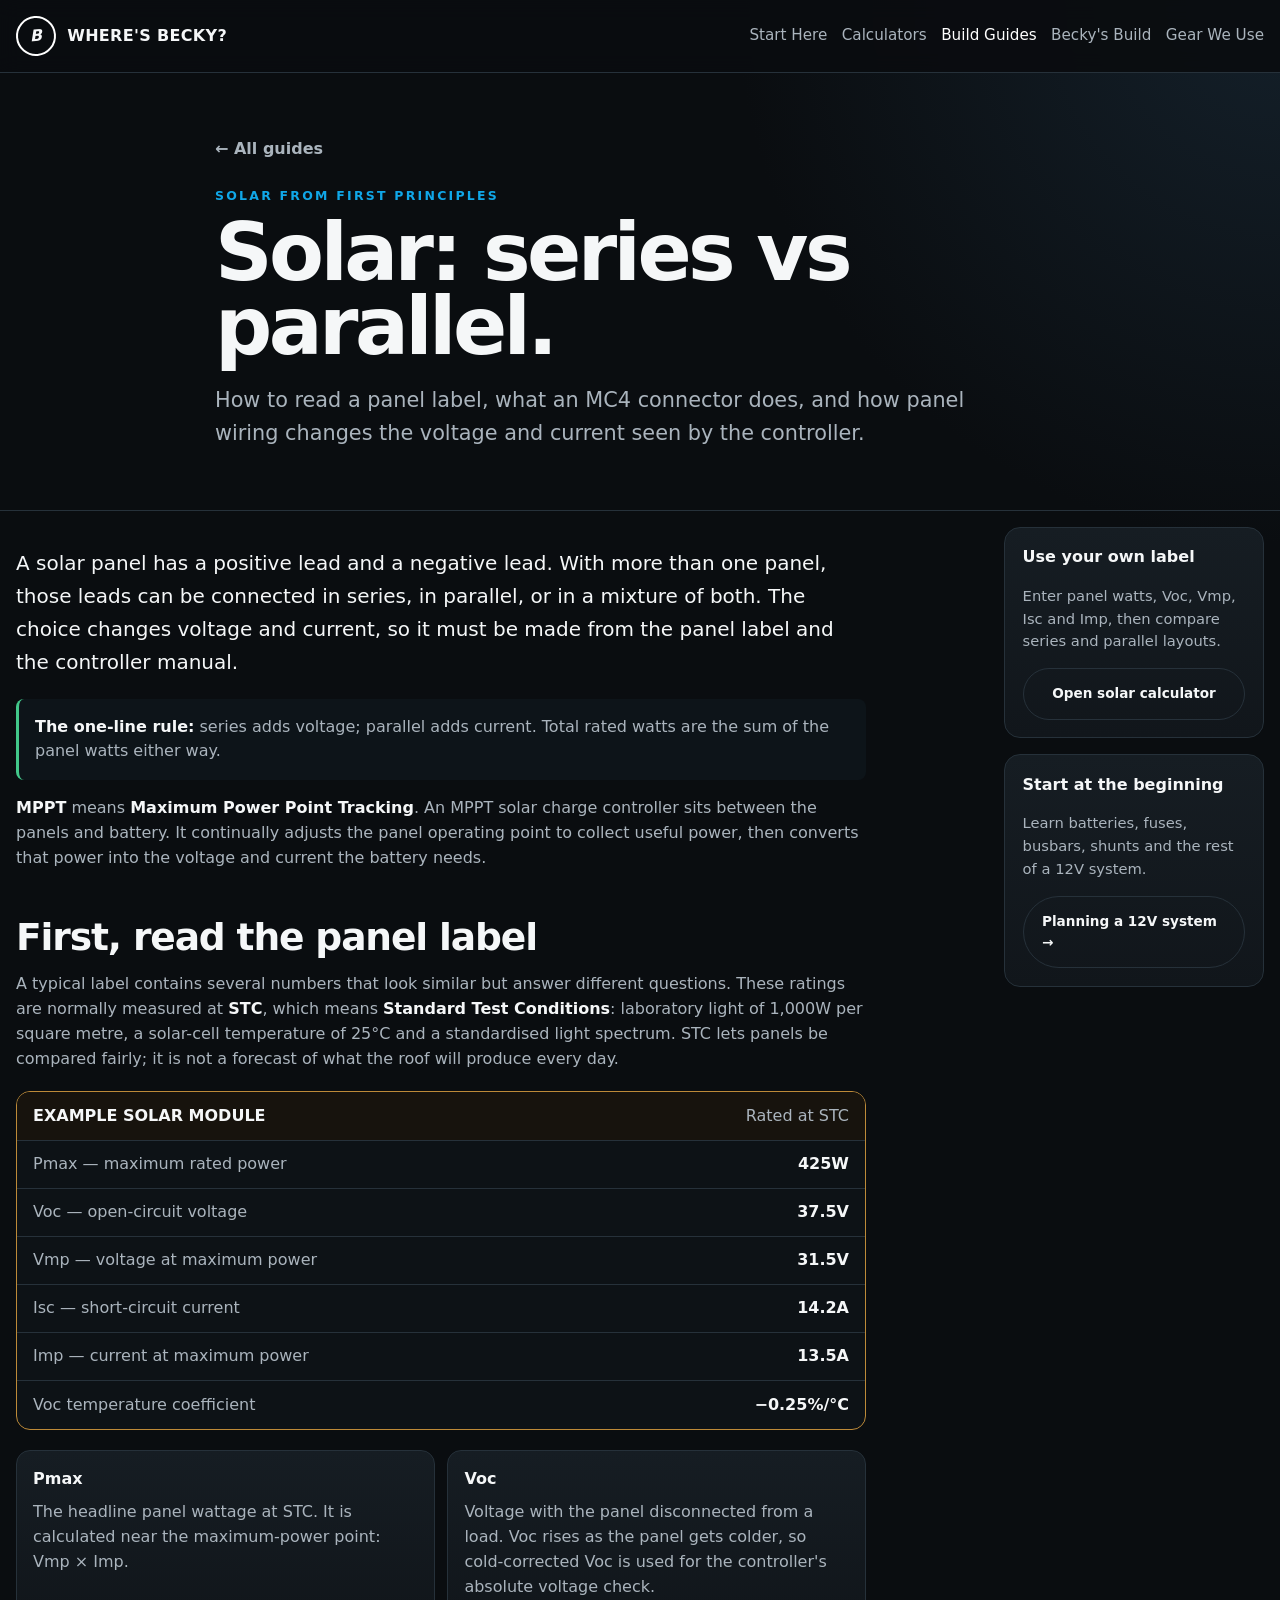
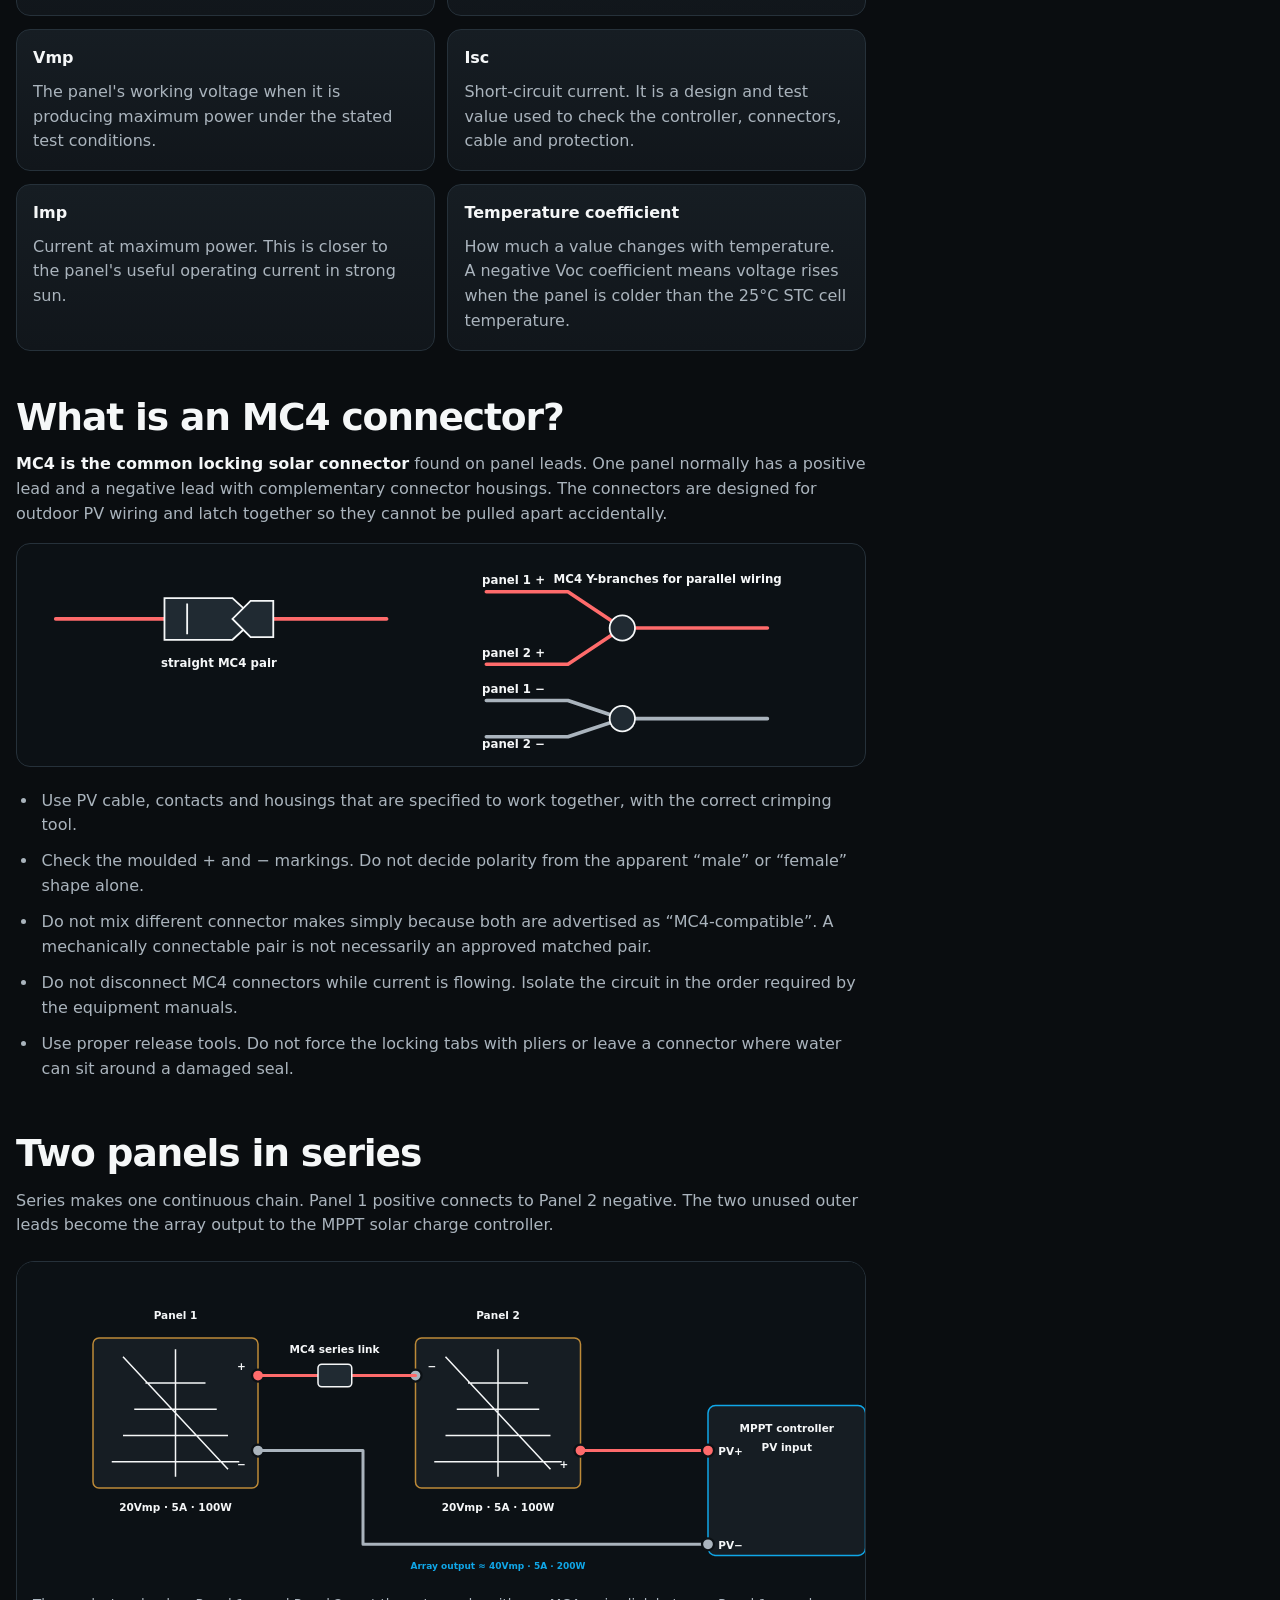
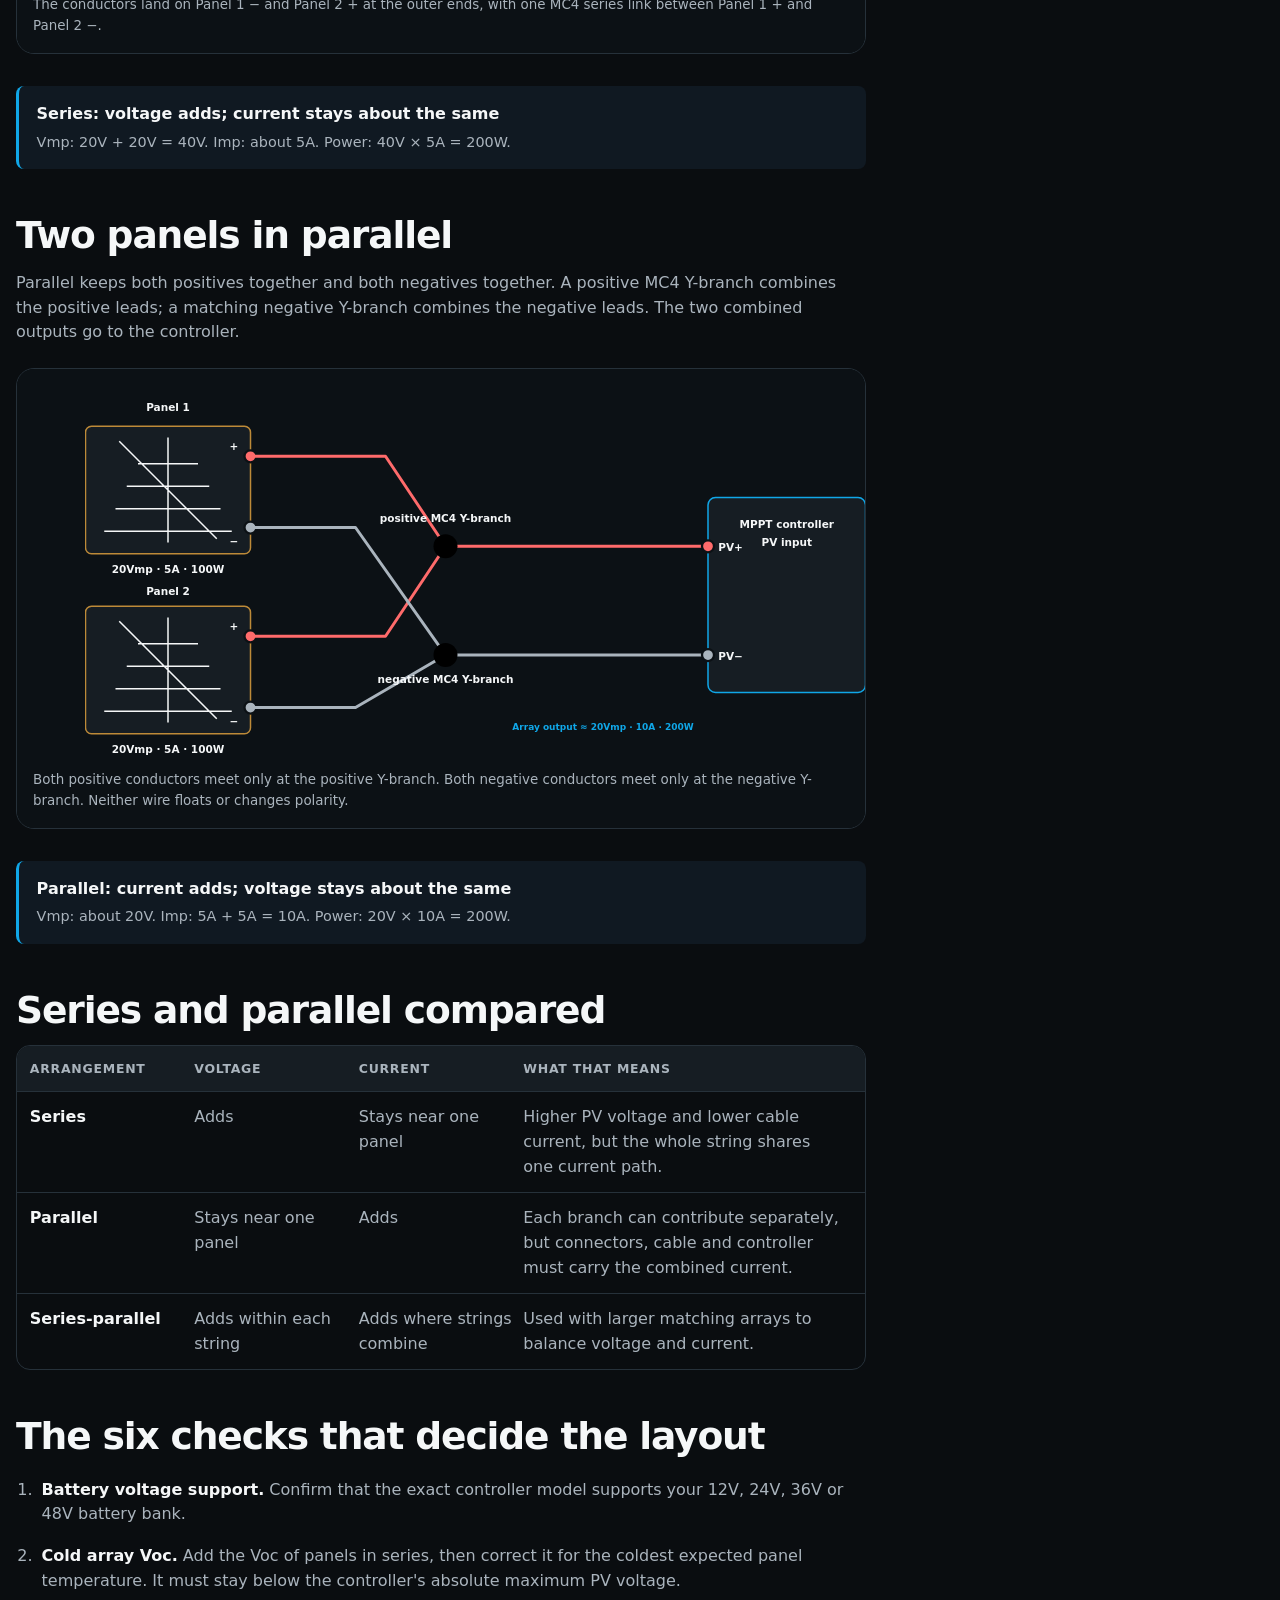
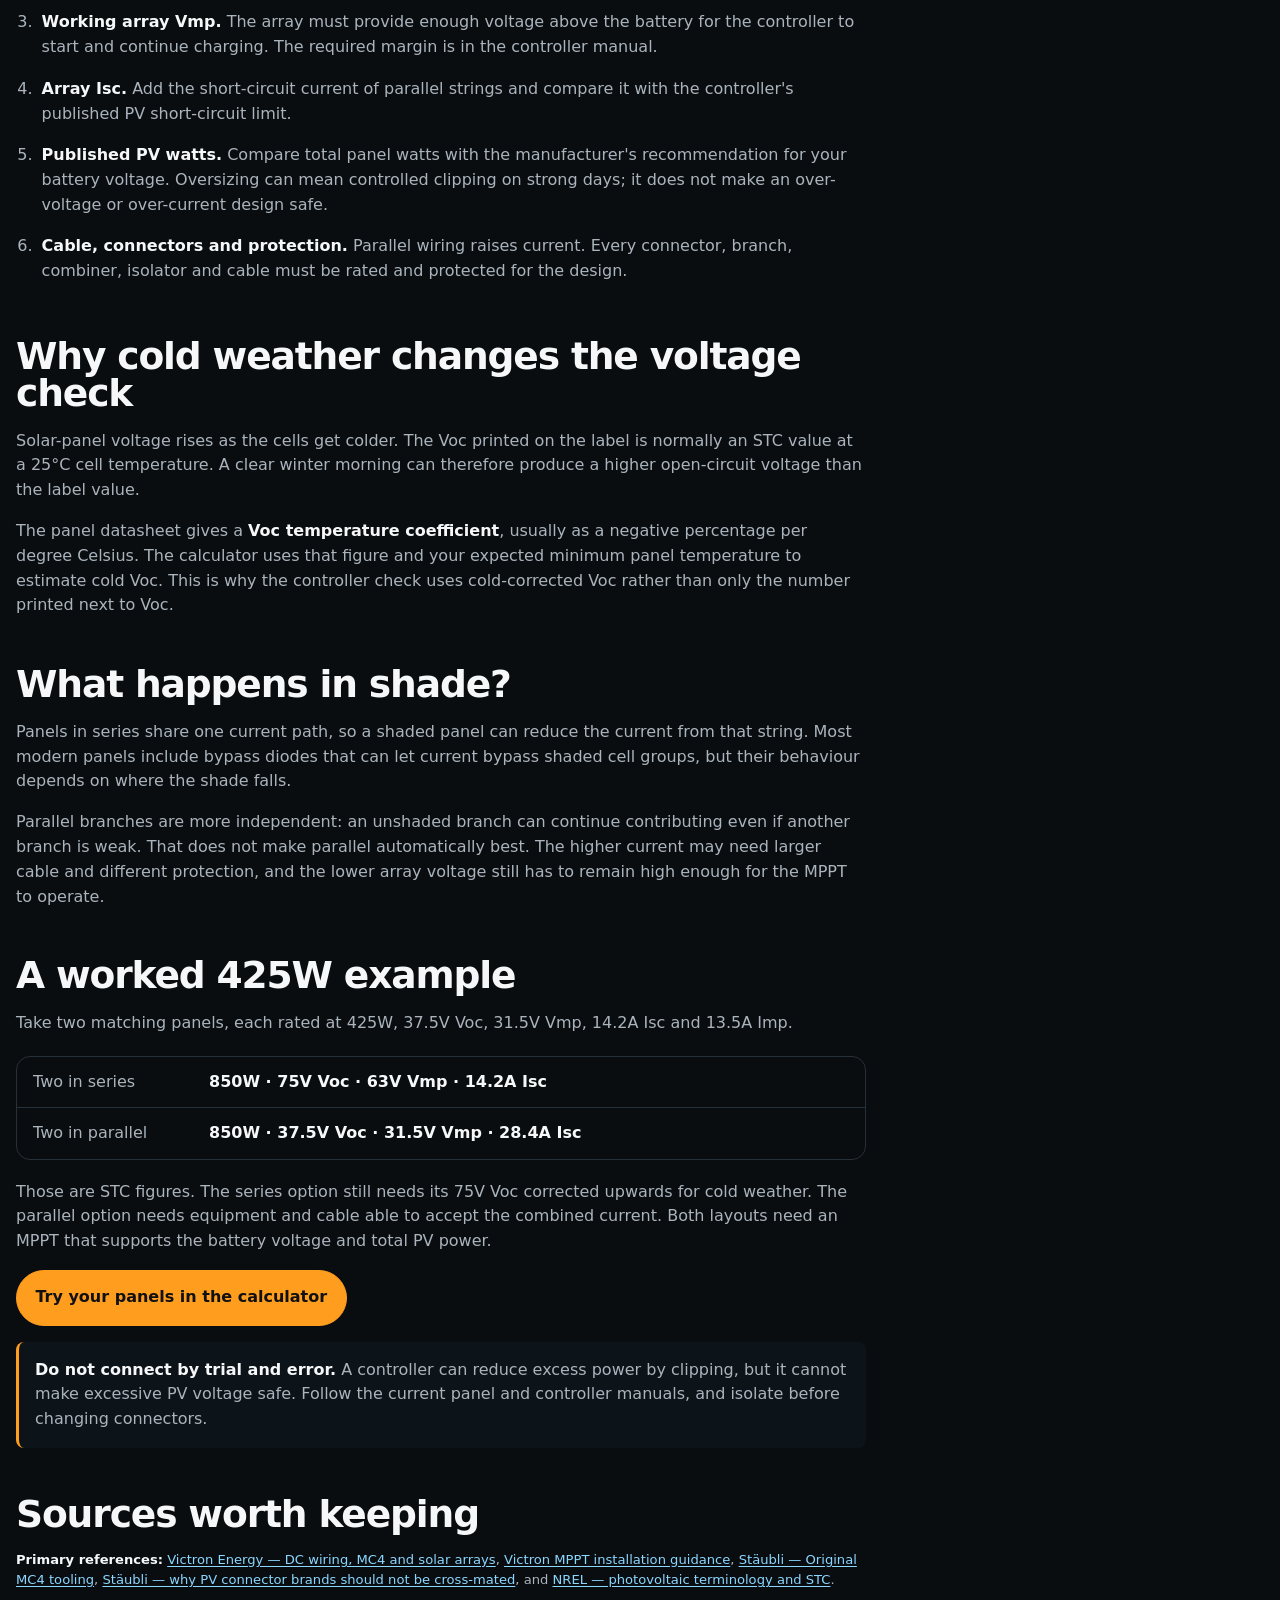
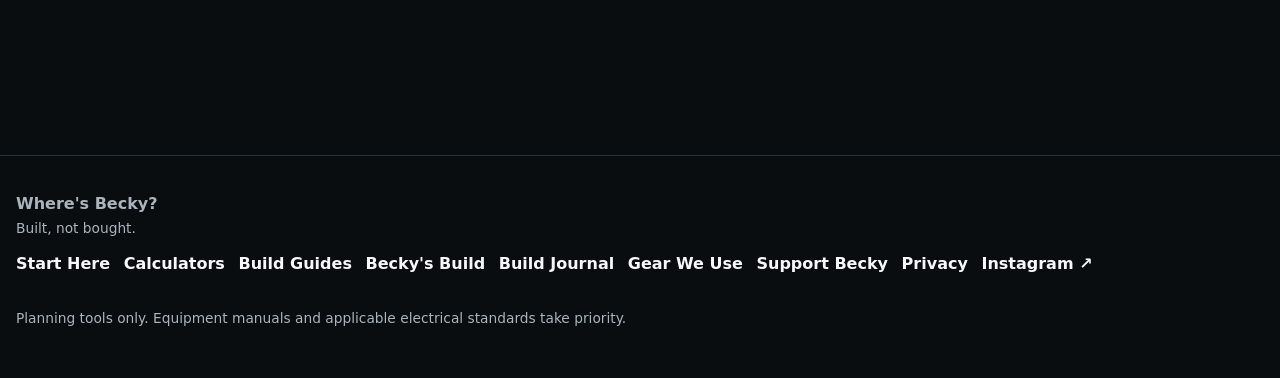
<file: guide-solar-series-parallel.html>
<!doctype html>
<html lang="en">
<head>
  <meta charset="utf-8">
  <meta name="viewport" content="width=device-width,initial-scale=1">
  <meta name="description" content="A beginner's guide to solar-panel labels, MC4 connectors and wiring panels in series or parallel for an MPPT controller.">
  <title>Solar Panels in Series vs Parallel for Campervans | Where's Becky?</title>
  <link rel="canonical" href="https://wheresbecky.co.uk/guide-solar-series-parallel.html">
  <meta property="og:title" content="Solar Panels in Series vs Parallel for Campervans | Where's Becky?"><meta property="og:description" content="Understand solar-panel labels, MC4 connectors and series or parallel wiring for an MPPT controller."><meta property="og:url" content="https://wheresbecky.co.uk/guide-solar-series-parallel.html"><meta property="og:type" content="article"><meta property="og:image" content="https://wheresbecky.co.uk/assets/home/becky-real.png"><meta property="og:site_name" content="Where's Becky?"><meta name="twitter:card" content="summary_large_image"><meta name="twitter:title" content="Solar Panels in Series vs Parallel for Campervans | Where's Becky?"><meta name="twitter:description" content="Understand solar-panel labels, MC4 connectors and series or parallel wiring for an MPPT controller."><meta name="twitter:image" content="https://wheresbecky.co.uk/assets/home/becky-real.png">
  <link rel="stylesheet" href="styles.css?v=20260918-novice-guides">
  <script type="application/ld+json">{"@context":"https://schema.org","@type":"Article","headline":"Solar panels in series vs parallel for campervans","description":"Understand solar-panel labels, MC4 connectors and series or parallel wiring for an MPPT controller.","mainEntityOfPage":"https://wheresbecky.co.uk/guide-solar-series-parallel.html","image":"https://wheresbecky.co.uk/assets/home/becky-real.png","publisher":{"@type":"Organization","name":"Where's Becky?","url":"https://wheresbecky.co.uk/"}}</script>
</head>
<body>
  <header class="site-header">
    <div class="wrap nav">
      <a class="brand" href="index.html"><span class="brand-mark">B</span><span>WHERE'S BECKY?</span></a>
      <nav class="nav-links" aria-label="Main navigation"><a href="start-here.html">Start Here</a><a href="calculators.html">Calculators</a><a class="active" href="guides.html" aria-current="page">Build Guides</a><a href="becky.html">Becky's Build</a><a href="gear.html">Gear We Use</a></nav>
    </div>
  </header>
  <main>
    <section class="page-hero">
      <div class="wrap content">
        <a class="back-link" href="guides.html">← All guides</a>
        <div class="eyebrow">SOLAR FROM FIRST PRINCIPLES</div>
        <h1>Solar: series vs parallel.</h1>
        <p class="lead">How to read a panel label, what an MC4 connector does, and how panel wiring changes the voltage and current seen by the controller.</p>
      </div>
    </section>
    <article class="section guide-article">
      <div class="wrap guide-layout">
        <div class="guide-main">
          <p class="lede">A solar panel has a positive lead and a negative lead. With more than one panel, those leads can be connected in series, in parallel, or in a mixture of both. The choice changes voltage and current, so it must be made from the panel label and the controller manual.</p>
          <div class="notice good"><strong>The one-line rule:</strong> series adds voltage; parallel adds current. Total rated watts are the sum of the panel watts either way.</div>
          <p><strong>MPPT</strong> means <strong>Maximum Power Point Tracking</strong>. An MPPT solar charge controller sits between the panels and battery. It continually adjusts the panel operating point to collect useful power, then converts that power into the voltage and current the battery needs.</p>

          <h2>First, read the panel label</h2>
          <p>A typical label contains several numbers that look similar but answer different questions. These ratings are normally measured at <strong>STC</strong>, which means <strong>Standard Test Conditions</strong>: laboratory light of 1,000W per square metre, a solar-cell temperature of 25°C and a standardised light spectrum. STC lets panels be compared fairly; it is not a forecast of what the roof will produce every day.</p>
          <div class="panel-label-card">
            <div class="panel-label-head"><strong>EXAMPLE SOLAR MODULE</strong><span>Rated at STC</span></div>
            <div><span>Pmax — maximum rated power</span><strong>425W</strong></div>
            <div><span>Voc — open-circuit voltage</span><strong>37.5V</strong></div>
            <div><span>Vmp — voltage at maximum power</span><strong>31.5V</strong></div>
            <div><span>Isc — short-circuit current</span><strong>14.2A</strong></div>
            <div><span>Imp — current at maximum power</span><strong>13.5A</strong></div>
            <div><span>Voc temperature coefficient</span><strong>−0.25%/°C</strong></div>
          </div>
          <div class="definition-grid">
            <div><h3>Pmax</h3><p>The headline panel wattage at STC. It is calculated near the maximum-power point: Vmp × Imp.</p></div>
            <div><h3>Voc</h3><p>Voltage with the panel disconnected from a load. Voc rises as the panel gets colder, so cold-corrected Voc is used for the controller's absolute voltage check.</p></div>
            <div><h3>Vmp</h3><p>The panel's working voltage when it is producing maximum power under the stated test conditions.</p></div>
            <div><h3>Isc</h3><p>Short-circuit current. It is a design and test value used to check the controller, connectors, cable and protection.</p></div>
            <div><h3>Imp</h3><p>Current at maximum power. This is closer to the panel's useful operating current in strong sun.</p></div>
            <div><h3>Temperature coefficient</h3><p>How much a value changes with temperature. A negative Voc coefficient means voltage rises when the panel is colder than the 25°C STC cell temperature.</p></div>
          </div>

          <h2>What is an MC4 connector?</h2>
          <p><strong>MC4 is the common locking solar connector</strong> found on panel leads. One panel normally has a positive lead and a negative lead with complementary connector housings. The connectors are designed for outdoor PV wiring and latch together so they cannot be pulled apart accidentally.</p>
          <div class="connector-explainer">
            <svg class="connector-svg" viewBox="0 0 900 210" role="img" aria-labelledby="mc4-title mc4-desc">
              <title id="mc4-title">MC4 connector pair and MC4 Y-branch connectors</title>
              <desc id="mc4-desc">A straight male and female MC4 pair joins one solar cable. A positive and negative pair of Y-branch connectors combines two panel strings in parallel.</desc>
              <g class="wire wire-red"><path d="M25 65 H145"/><path d="M265 65 H390"/></g>
              <g class="connector-detail"><path d="M145 42 H220 L245 65 L220 88 H145 Z"/><path d="M265 45 H240 L220 65 L240 85 H265 Z"/><line x1="170" y1="48" x2="170" y2="82"/><text x="205" y="118">straight MC4 pair</text></g>
              <g class="wire wire-red"><path d="M500 35 H590 L650 75 H810"/><path d="M500 115 H590 L650 75"/></g>
              <g class="wire wire-black"><path d="M500 155 H590 L650 175 H810"/><path d="M500 195 H590 L650 175"/></g>
              <g class="connector-detail"><circle cx="650" cy="75" r="14"/><circle cx="650" cy="175" r="14"/><text x="700" y="25">MC4 Y-branches for parallel wiring</text><text x="530" y="27">panel 1 +</text><text x="530" y="107">panel 2 +</text><text x="530" y="147">panel 1 −</text><text x="530" y="207">panel 2 −</text></g>
            </svg>
          </div>
          <ul class="guide-steps">
            <li>Use PV cable, contacts and housings that are specified to work together, with the correct crimping tool.</li>
            <li>Check the moulded + and − markings. Do not decide polarity from the apparent “male” or “female” shape alone.</li>
            <li>Do not mix different connector makes simply because both are advertised as “MC4-compatible”. A mechanically connectable pair is not necessarily an approved matched pair.</li>
            <li>Do not disconnect MC4 connectors while current is flowing. Isolate the circuit in the order required by the equipment manuals.</li>
            <li>Use proper release tools. Do not force the locking tabs with pliers or leave a connector where water can sit around a damaged seal.</li>
          </ul>

          <h2>Two panels in series</h2>
          <p>Series makes one continuous chain. Panel 1 positive connects to Panel 2 negative. The two unused outer leads become the array output to the MPPT solar charge controller.</p>
          <div class="circuit-card">
            <svg class="circuit-svg circuit-large" viewBox="0 0 1200 410" role="img" aria-labelledby="series-title series-desc">
              <title id="series-title">Two solar panels correctly wired in series with MC4 connectors</title>
              <desc id="series-desc">Panel one positive connects through an MC4 pair to panel two negative. Panel one negative connects to the MPPT negative terminal. Panel two positive connects to the MPPT positive terminal. Two 20 volt 5 amp panels produce approximately 40 volts at 5 amps and 200 watts.</desc>
              <g class="component solar-panel">
                <rect x="80" y="80" width="220" height="200" rx="8"/><path d="M105 245 H275 M120 210 H260 M135 175 H245 M150 140 H230 M120 105 L260 255 M190 95 V265"/>
                <text x="190" y="55">Panel 1</text><text x="190" y="310">20Vmp · 5A · 100W</text>
                <circle class="terminal positive" cx="300" cy="130" r="8"/><circle class="terminal negative" cx="300" cy="230" r="8"/><text x="278" y="122">+</text><text x="278" y="253">−</text>
              </g>
              <g class="component solar-panel">
                <rect x="510" y="80" width="220" height="200" rx="8"/><path d="M535 245 H705 M550 210 H690 M565 175 H675 M580 140 H660 M550 105 L690 255 M620 95 V265"/>
                <text x="620" y="55">Panel 2</text><text x="620" y="310">20Vmp · 5A · 100W</text>
                <circle class="terminal negative" cx="510" cy="130" r="8"/><circle class="terminal positive" cx="730" cy="230" r="8"/><text x="532" y="122">−</text><text x="708" y="253">+</text>
              </g>
              <g class="wire wire-red"><path d="M300 130 H380"/><path d="M425 130 H510"/><path d="M730 230 H900"/></g>
              <g class="wire wire-black"><path d="M300 230 H440 V355 H900"/></g>
              <g class="connector-symbol"><rect x="380" y="115" width="45" height="30" rx="5"/><text x="402" y="100">MC4 series link</text></g>
              <g class="component controller">
                <rect x="900" y="170" width="210" height="200" rx="10"/><text x="1005" y="205">MPPT controller</text><text x="1005" y="230">PV input</text>
                <circle class="terminal positive" cx="900" cy="230" r="8"/><circle class="terminal negative" cx="900" cy="355" r="8"/><text x="930" y="236">PV+</text><text x="930" y="361">PV−</text>
              </g>
              <text class="diagram-label blue-label" x="620" y="388">Array output ≈ 40Vmp · 5A · 200W</text>
            </svg>
            <p class="diagram-caption">The conductors land on Panel 1 − and Panel 2 + at the outer ends, with one MC4 series link between Panel 1 + and Panel 2 −.</p>
          </div>
          <div class="formula"><strong>Series: voltage adds; current stays about the same</strong><span>Vmp: 20V + 20V = 40V. Imp: about 5A. Power: 40V × 5A = 200W.</span></div>

          <h2>Two panels in parallel</h2>
          <p>Parallel keeps both positives together and both negatives together. A positive MC4 Y-branch combines the positive leads; a matching negative Y-branch combines the negative leads. The two combined outputs go to the controller.</p>
          <div class="circuit-card">
            <svg class="circuit-svg circuit-large" viewBox="0 0 1200 500" role="img" aria-labelledby="parallel-title parallel-desc">
              <title id="parallel-title">Two solar panels correctly wired in parallel with MC4 Y-branch connectors</title>
              <desc id="parallel-desc">Both panel positive terminals connect to a positive MC4 Y-branch and then to the MPPT positive terminal. Both panel negative terminals connect to a negative MC4 Y-branch and then to the MPPT negative terminal. Two 20 volt 5 amp panels produce approximately 20 volts at 10 amps and 200 watts.</desc>
              <g class="component solar-panel">
                <rect x="70" y="55" width="220" height="170" rx="8"/><path d="M95 195 H265 M110 165 H250 M125 135 H235 M140 105 H220 M115 75 L245 205 M180 70 V210"/>
                <text x="180" y="35">Panel 1</text><text x="180" y="250">20Vmp · 5A · 100W</text>
                <circle class="terminal positive" cx="290" cy="95" r="8"/><circle class="terminal negative" cx="290" cy="190" r="8"/><text x="268" y="87">+</text><text x="268" y="213">−</text>
              </g>
              <g class="component solar-panel">
                <rect x="70" y="295" width="220" height="170" rx="8"/><path d="M95 435 H265 M110 405 H250 M125 375 H235 M140 345 H220 M115 315 L245 445 M180 310 V450"/>
                <text x="180" y="280">Panel 2</text><text x="180" y="490">20Vmp · 5A · 100W</text>
                <circle class="terminal positive" cx="290" cy="335" r="8"/><circle class="terminal negative" cx="290" cy="430" r="8"/><text x="268" y="327">+</text><text x="268" y="453">−</text>
              </g>
              <g class="wire wire-red"><path d="M290 95 H470 L550 215"/><path d="M290 335 H470 L550 215"/><path d="M550 215 H900"/></g>
              <g class="wire wire-black"><path d="M290 190 H430 L550 360"/><path d="M290 430 H430 L550 360"/><path d="M550 360 H900"/></g>
              <g class="connector-detail"><circle cx="550" cy="215" r="16"/><circle cx="550" cy="360" r="16"/><text x="550" y="182">positive MC4 Y-branch</text><text x="550" y="397">negative MC4 Y-branch</text></g>
              <g class="component controller">
                <rect x="900" y="150" width="210" height="260" rx="10"/><text x="1005" y="190">MPPT controller</text><text x="1005" y="215">PV input</text>
                <circle class="terminal positive" cx="900" cy="215" r="8"/><circle class="terminal negative" cx="900" cy="360" r="8"/><text x="930" y="221">PV+</text><text x="930" y="366">PV−</text>
              </g>
              <text class="diagram-label blue-label" x="760" y="460">Array output ≈ 20Vmp · 10A · 200W</text>
            </svg>
            <p class="diagram-caption">Both positive conductors meet only at the positive Y-branch. Both negative conductors meet only at the negative Y-branch. Neither wire floats or changes polarity.</p>
          </div>
          <div class="formula"><strong>Parallel: current adds; voltage stays about the same</strong><span>Vmp: about 20V. Imp: 5A + 5A = 10A. Power: 20V × 10A = 200W.</span></div>

          <h2>Series and parallel compared</h2>
          <div class="comparison-table">
            <div class="comparison-row comparison-head"><strong>Arrangement</strong><strong>Voltage</strong><strong>Current</strong><strong>What that means</strong></div>
            <div class="comparison-row"><strong>Series</strong><span>Adds</span><span>Stays near one panel</span><span>Higher PV voltage and lower cable current, but the whole string shares one current path.</span></div>
            <div class="comparison-row"><strong>Parallel</strong><span>Stays near one panel</span><span>Adds</span><span>Each branch can contribute separately, but connectors, cable and controller must carry the combined current.</span></div>
            <div class="comparison-row"><strong>Series-parallel</strong><span>Adds within each string</span><span>Adds where strings combine</span><span>Used with larger matching arrays to balance voltage and current.</span></div>
          </div>

          <h2>The six checks that decide the layout</h2>
          <ol class="guide-steps numbered-steps">
            <li><strong>Battery voltage support.</strong> Confirm that the exact controller model supports your 12V, 24V, 36V or 48V battery bank.</li>
            <li><strong>Cold array Voc.</strong> Add the Voc of panels in series, then correct it for the coldest expected panel temperature. It must stay below the controller's absolute maximum PV voltage.</li>
            <li><strong>Working array Vmp.</strong> The array must provide enough voltage above the battery for the controller to start and continue charging. The required margin is in the controller manual.</li>
            <li><strong>Array Isc.</strong> Add the short-circuit current of parallel strings and compare it with the controller's published PV short-circuit limit.</li>
            <li><strong>Published PV watts.</strong> Compare total panel watts with the manufacturer's recommendation for your battery voltage. Oversizing can mean controlled clipping on strong days; it does not make an over-voltage or over-current design safe.</li>
            <li><strong>Cable, connectors and protection.</strong> Parallel wiring raises current. Every connector, branch, combiner, isolator and cable must be rated and protected for the design.</li>
          </ol>

          <h2>Why cold weather changes the voltage check</h2>
          <p>Solar-panel voltage rises as the cells get colder. The Voc printed on the label is normally an STC value at a 25°C cell temperature. A clear winter morning can therefore produce a higher open-circuit voltage than the label value.</p>
          <p>The panel datasheet gives a <strong>Voc temperature coefficient</strong>, usually as a negative percentage per degree Celsius. The calculator uses that figure and your expected minimum panel temperature to estimate cold Voc. This is why the controller check uses cold-corrected Voc rather than only the number printed next to Voc.</p>

          <h2>What happens in shade?</h2>
          <p>Panels in series share one current path, so a shaded panel can reduce the current from that string. Most modern panels include bypass diodes that can let current bypass shaded cell groups, but their behaviour depends on where the shade falls.</p>
          <p>Parallel branches are more independent: an unshaded branch can continue contributing even if another branch is weak. That does not make parallel automatically best. The higher current may need larger cable and different protection, and the lower array voltage still has to remain high enough for the MPPT to operate.</p>

          <h2>A worked 425W example</h2>
          <p>Take two matching panels, each rated at 425W, 37.5V Voc, 31.5V Vmp, 14.2A Isc and 13.5A Imp.</p>
          <div class="worked-example two-column-example">
            <div><span>Two in series</span><strong>850W · 75V Voc · 63V Vmp · 14.2A Isc</strong></div>
            <div><span>Two in parallel</span><strong>850W · 37.5V Voc · 31.5V Vmp · 28.4A Isc</strong></div>
          </div>
          <p>Those are STC figures. The series option still needs its 75V Voc corrected upwards for cold weather. The parallel option needs equipment and cable able to accept the combined current. Both layouts need an MPPT that supports the battery voltage and total PV power.</p>
          <p><a class="btn primary" href="calculators.html#array">Try your panels in the calculator</a></p>

          <div class="notice warn"><strong>Do not connect by trial and error.</strong> A controller can reduce excess power by clipping, but it cannot make excessive PV voltage safe. Follow the current panel and controller manuals, and isolate before changing connectors.</div>

          <h2>Sources worth keeping</h2>
          <p class="source-note"><strong>Primary references:</strong> <a href="https://www.victronenergy.com/media/pg/The_Wiring_Unlimited_book/en/dc-wiring.html" target="_blank" rel="noopener">Victron Energy — DC wiring, MC4 and solar arrays</a>, <a href="https://www.victronenergy.com/media/pg/Manual_SmartSolar_MPPT_150-60_up_to_250-70/en/installation.html" target="_blank" rel="noopener">Victron MPPT installation guidance</a>, <a href="https://www.staubli.com/us/en/electrical-connectors/products/renewable-energy-solutions/tools-and-accessories.html" target="_blank" rel="noopener">Stäubli — Original MC4 tooling</a>, <a href="https://www.staubli.com/global/en/electrical-connectors/industries/renewable-energy/cross-connection.html" target="_blank" rel="noopener">Stäubli — why PV connector brands should not be cross-mated</a>, and <a href="https://www.nrel.gov/docs/legosti/fy96/21291.pdf" target="_blank" rel="noopener">NREL — photovoltaic terminology and STC</a>.</p>
        </div>
        <aside class="guide-aside">
          <div class="aside-card"><strong>Use your own label</strong><p>Enter panel watts, Voc, Vmp, Isc and Imp, then compare series and parallel layouts.</p><a class="btn secondary" href="calculators.html#array">Open solar calculator</a></div>
          <div class="aside-card"><strong>Start at the beginning</strong><p>Learn batteries, fuses, busbars, shunts and the rest of a 12V system.</p><a class="btn secondary" href="guide-planning-12v.html">Planning a 12V system →</a></div>
        </aside>
      </div>
    </article>
  </main>
  <footer class="footer"><div class="wrap footer-inner"><div><strong>Where's Becky?</strong><br><span class="small">Built, not bought.</span><nav class="footer-links" aria-label="Footer navigation"><a href="start-here.html">Start Here</a><a href="calculators.html">Calculators</a><a href="guides.html">Build Guides</a><a href="becky.html">Becky's Build</a><a href="build.html">Build Journal</a><a href="gear.html">Gear We Use</a><a href="support.html">Support Becky</a><a href="privacy.html">Privacy</a><a href="https://www.instagram.com/wherethefuckisbecky/" target="_blank" rel="noopener noreferrer">Instagram ↗</a></nav></div><div class="small">Planning tools only. Equipment manuals and applicable electrical standards take priority.</div></div></footer>
  <!-- Cloudflare Web Analytics -->
  <script type="module" src="https://static.cloudflareinsights.com/beacon.min.js" data-cf-beacon="{&quot;token&quot;:&quot;f5d13d53947c447f9366c4ed1da155b7&quot;}"></script>
  <!-- End Cloudflare Web Analytics -->
</body>
</html>
</file>
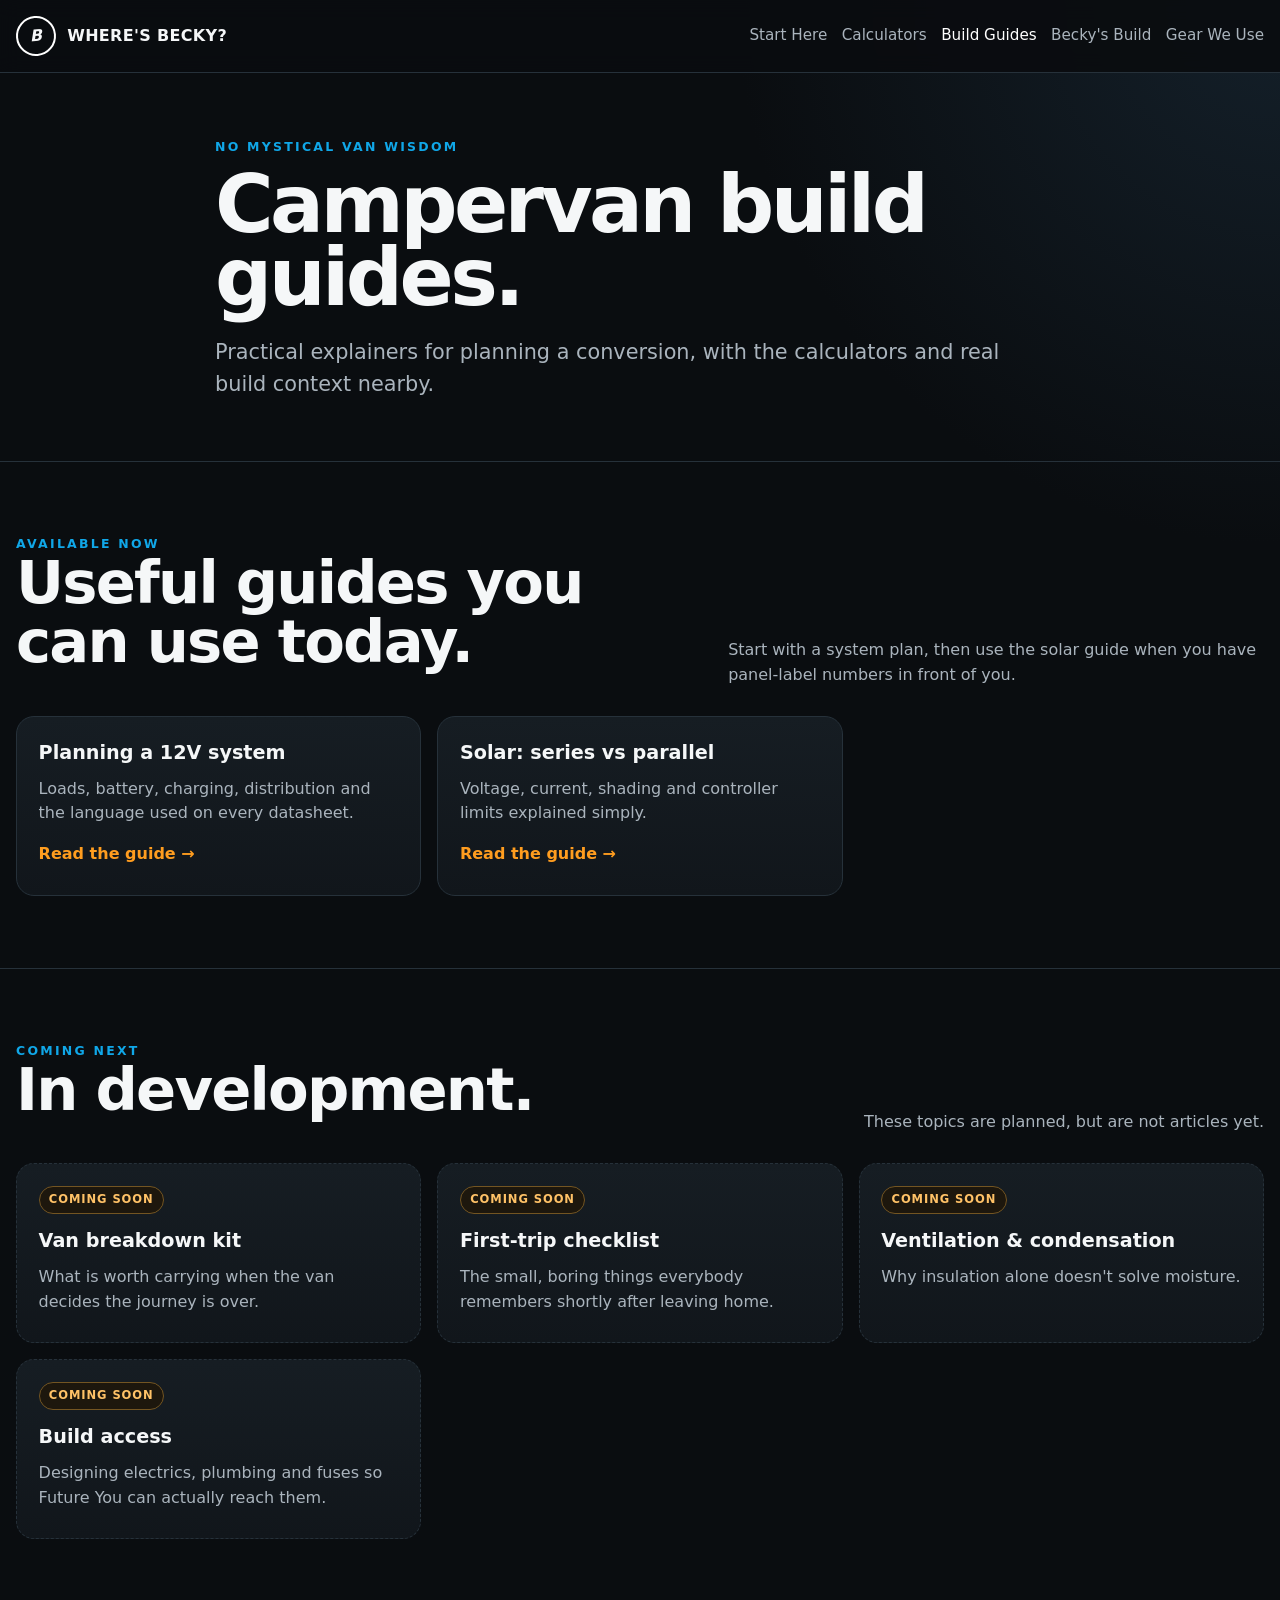
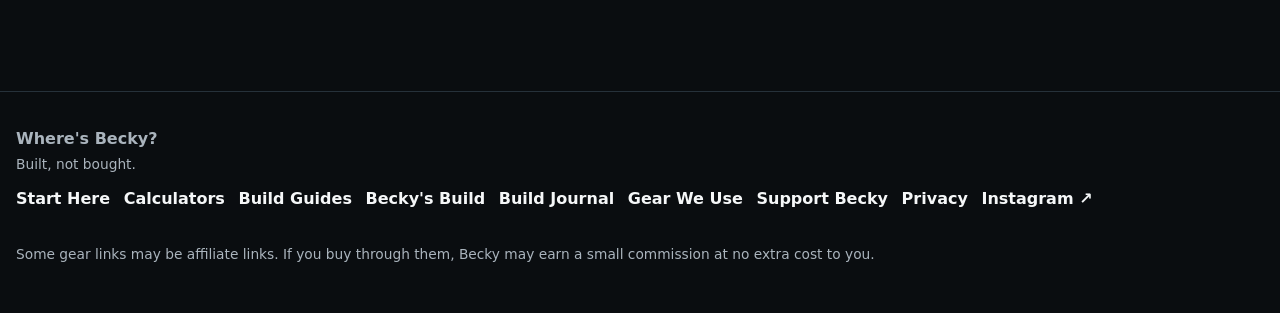
<file: guides.html>
<!doctype html>
<html lang="en">
<head>
  <meta charset="utf-8">
  <meta name="viewport" content="width=device-width,initial-scale=1">
  <meta name="description" content="Practical guides for planning a 12V campervan electrical system and wiring solar panels in series or parallel.">
  <title>Campervan Conversion Guides | Where's Becky?</title>
  <link rel="canonical" href="https://wheresbecky.co.uk/guides.html">
  <meta property="og:title" content="Campervan Conversion Guides | Where's Becky?"><meta property="og:description" content="Practical guides for planning campervan electrics and solar-panel wiring."><meta property="og:url" content="https://wheresbecky.co.uk/guides.html"><meta property="og:type" content="website"><meta property="og:image" content="https://wheresbecky.co.uk/assets/home/becky-real.png"><meta property="og:site_name" content="Where's Becky?"><meta name="twitter:card" content="summary_large_image"><meta name="twitter:title" content="Campervan Conversion Guides | Where's Becky?"><meta name="twitter:description" content="Practical guides for planning campervan electrics and solar-panel wiring."><meta name="twitter:image" content="https://wheresbecky.co.uk/assets/home/becky-real.png">
  <link rel="stylesheet" href="styles.css">
</head>
<body>
  <header class="site-header"><div class="wrap nav"><a class="brand" href="index.html"><span class="brand-mark">B</span><span>WHERE'S BECKY?</span></a><nav class="nav-links" aria-label="Main navigation"><a href="start-here.html">Start Here</a><a href="calculators.html">Calculators</a><a class="active" href="guides.html" aria-current="page">Build Guides</a><a href="becky.html">Becky's Build</a><a href="gear.html">Gear We Use</a></nav></div></header>
  <main>
    <section class="page-hero"><div class="wrap content"><div class="eyebrow">NO MYSTICAL VAN WISDOM</div><h1>Campervan build guides.</h1><p class="lead">Practical explainers for planning a conversion, with the calculators and real build context nearby.</p></div></section>
    <section class="section"><div class="wrap"><div class="section-head"><div><div class="eyebrow">AVAILABLE NOW</div><h2>Useful guides you can use today.</h2></div><p>Start with a system plan, then use the solar guide when you have panel-label numbers in front of you.</p></div><div class="grid">
      <a class="card" href="guide-planning-12v.html"><h3>Planning a 12V system</h3><p>Loads, battery, charging, distribution and the language used on every datasheet.</p><span class="link">Read the guide →</span></a>
      <a class="card" href="guide-solar-series-parallel.html"><h3>Solar: series vs parallel</h3><p>Voltage, current, shading and controller limits explained simply.</p><span class="link">Read the guide →</span></a>
    </div></div></section>
    <section class="section"><div class="wrap"><div class="section-head"><div><div class="eyebrow">COMING NEXT</div><h2>In development.</h2></div><p>These topics are planned, but are not articles yet.</p></div><div class="grid">
      <div class="card pending-card"><span class="status-badge">Coming soon</span><h3>Van breakdown kit</h3><p>What is worth carrying when the van decides the journey is over.</p></div>
      <div class="card pending-card"><span class="status-badge">Coming soon</span><h3>First-trip checklist</h3><p>The small, boring things everybody remembers shortly after leaving home.</p></div>
      <div class="card pending-card"><span class="status-badge">Coming soon</span><h3>Ventilation &amp; condensation</h3><p>Why insulation alone doesn't solve moisture.</p></div>
      <div class="card pending-card"><span class="status-badge">Coming soon</span><h3>Build access</h3><p>Designing electrics, plumbing and fuses so Future You can actually reach them.</p></div>
    </div></div></section>
  </main>
  <footer class="footer"><div class="wrap footer-inner"><div><strong>Where's Becky?</strong><br><span class="small">Built, not bought.</span><nav class="footer-links" aria-label="Footer navigation"><a href="start-here.html">Start Here</a><a href="calculators.html">Calculators</a><a href="guides.html">Build Guides</a><a href="becky.html">Becky's Build</a><a href="build.html">Build Journal</a><a href="gear.html">Gear We Use</a><a href="support.html">Support Becky</a><a href="privacy.html">Privacy</a><a href="https://www.instagram.com/wherethefuckisbecky/" target="_blank" rel="noopener noreferrer">Instagram ↗</a></nav></div><div class="small">Some gear links may be affiliate links. If you buy through them, Becky may earn a small commission at no extra cost to you.</div></div></footer>
  <!-- Cloudflare Web Analytics -->
  <script type="module" src="https://static.cloudflareinsights.com/beacon.min.js" data-cf-beacon="{&quot;token&quot;:&quot;f5d13d53947c447f9366c4ed1da155b7&quot;}"></script>
  <!-- End Cloudflare Web Analytics -->
</body>
</html>
</file>
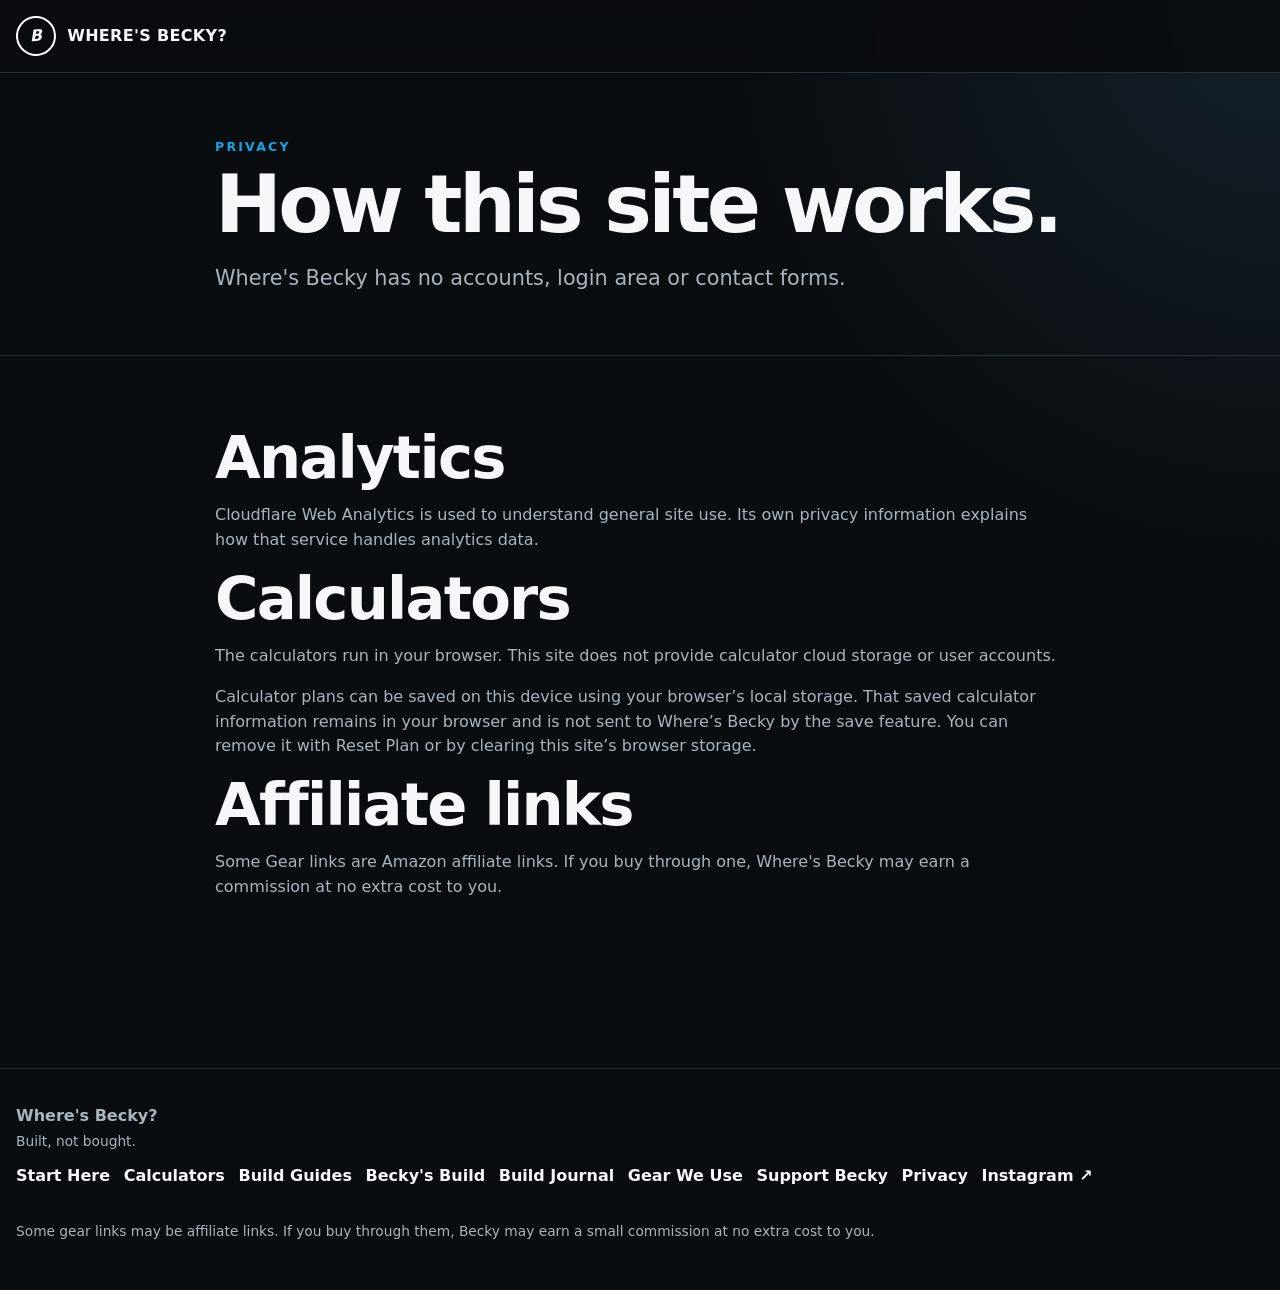
<file: privacy.html>
<!doctype html>
<html lang="en">
<head>
  <meta charset="utf-8">
  <meta name="viewport" content="width=device-width,initial-scale=1">
  <meta name="description" content="Privacy information for the Where's Becky website.">
  <title>Privacy | Where's Becky?</title>
  <link rel="canonical" href="https://wheresbecky.co.uk/privacy.html">
  <meta property="og:title" content="Privacy | Where's Becky?"><meta property="og:description" content="Privacy information for the Where's Becky website."><meta property="og:url" content="https://wheresbecky.co.uk/privacy.html"><meta property="og:type" content="website"><meta property="og:image" content="https://wheresbecky.co.uk/assets/home/becky-real.png"><meta property="og:site_name" content="Where's Becky?"><meta name="twitter:card" content="summary_large_image"><meta name="twitter:title" content="Privacy | Where's Becky?"><meta name="twitter:description" content="Privacy information for the Where's Becky website."><meta name="twitter:image" content="https://wheresbecky.co.uk/assets/home/becky-real.png">
  <link rel="stylesheet" href="styles.css">
</head>
<body>
  <header class="site-header"><div class="wrap nav"><a class="brand" href="index.html"><span class="brand-mark">B</span><span>WHERE'S BECKY?</span></a></div></header>
  <main><section class="page-hero"><div class="wrap content"><div class="eyebrow">PRIVACY</div><h1>How this site works.</h1><p class="lead">Where's Becky has no accounts, login area or contact forms.</p></div></section><section class="section"><div class="wrap content"><h2>Analytics</h2><p>Cloudflare Web Analytics is used to understand general site use. Its own privacy information explains how that service handles analytics data.</p><h2>Calculators</h2><p>The calculators run in your browser. This site does not provide calculator cloud storage or user accounts.</p><p>Calculator plans can be saved on this device using your browser’s local storage. That saved calculator information remains in your browser and is not sent to Where’s Becky by the save feature. You can remove it with Reset Plan or by clearing this site’s browser storage.</p><h2>Affiliate links</h2><p>Some Gear links are Amazon affiliate links. If you buy through one, Where's Becky may earn a commission at no extra cost to you.</p></div></section></main>
  <footer class="footer"><div class="wrap footer-inner"><div><strong>Where's Becky?</strong><br><span class="small">Built, not bought.</span><nav class="footer-links" aria-label="Footer navigation"><a href="start-here.html">Start Here</a><a href="calculators.html">Calculators</a><a href="guides.html">Build Guides</a><a href="becky.html">Becky's Build</a><a href="build.html">Build Journal</a><a href="gear.html">Gear We Use</a><a href="support.html">Support Becky</a><a href="privacy.html">Privacy</a><a href="https://www.instagram.com/wherethefuckisbecky/" target="_blank" rel="noopener noreferrer">Instagram ↗</a></nav></div><div class="small">Some gear links may be affiliate links. If you buy through them, Becky may earn a small commission at no extra cost to you.</div></div></footer>
  <!-- Cloudflare Web Analytics --><script type="module" src="https://static.cloudflareinsights.com/beacon.min.js" data-cf-beacon="{&quot;token&quot;:&quot;f5d13d53947c447f9366c4ed1da155b7&quot;}"></script><!-- End Cloudflare Web Analytics -->
</body>
</html>
</file>
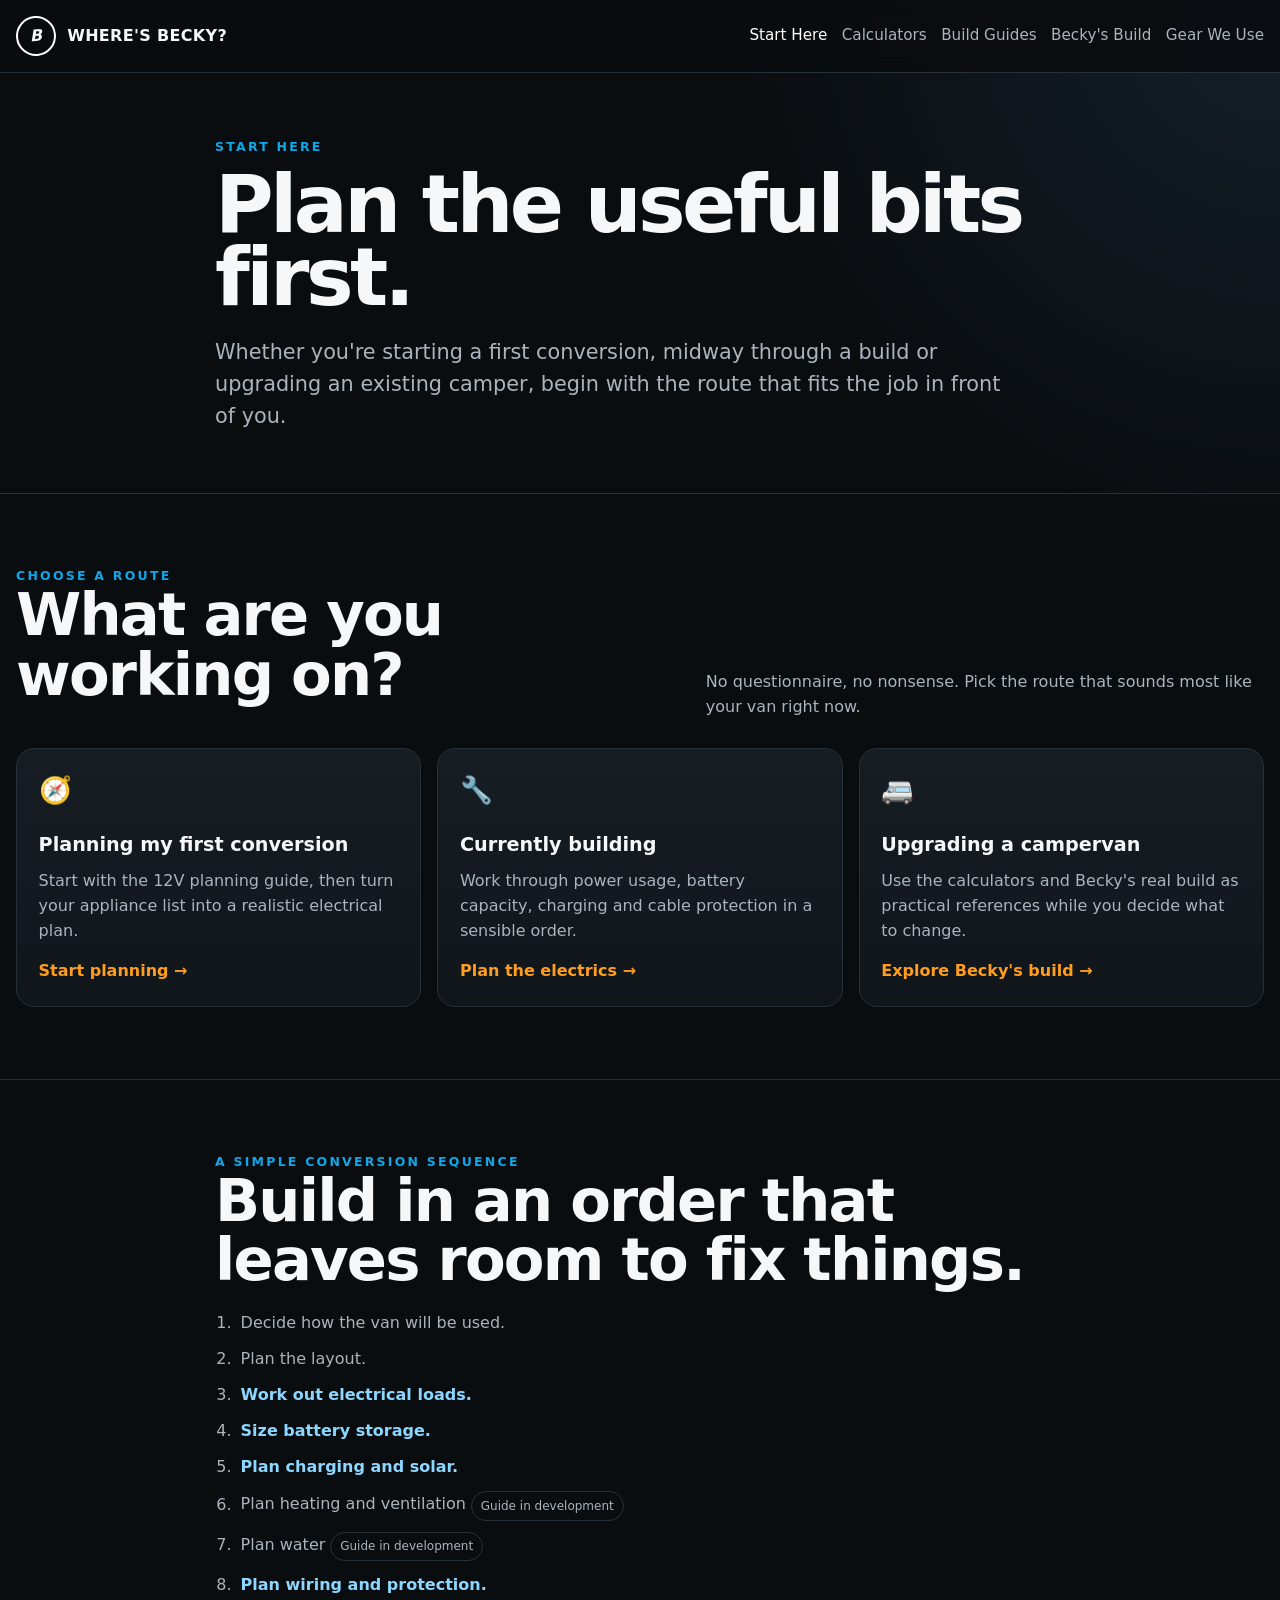
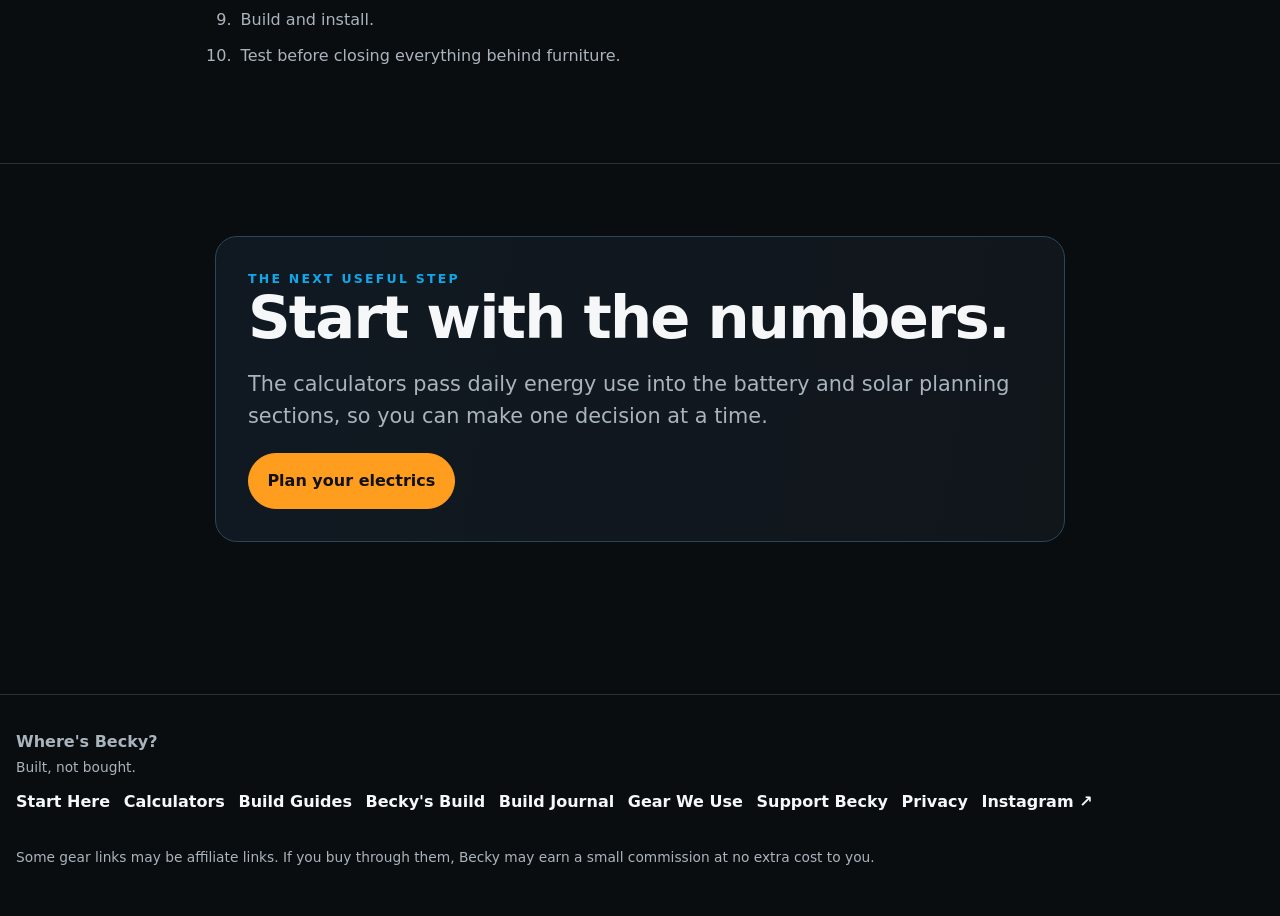
<file: start-here.html>
<!doctype html>
<html lang="en">
<head>
  <meta charset="utf-8">
  <meta name="viewport" content="width=device-width,initial-scale=1">
  <meta name="description" content="Start planning a practical campervan conversion with Where's Becky calculators, build guides and real-world examples.">
  <title>Start Your Campervan Conversion | Where's Becky?</title>
  <link rel="canonical" href="https://wheresbecky.co.uk/start-here.html">
  <meta property="og:title" content="Start Your Campervan Conversion | Where's Becky?"><meta property="og:description" content="Choose a practical route into your campervan conversion, from first plans to upgrades."><meta property="og:url" content="https://wheresbecky.co.uk/start-here.html"><meta property="og:type" content="website"><meta property="og:image" content="https://wheresbecky.co.uk/assets/home/becky-real.png"><meta property="og:site_name" content="Where's Becky?"><meta name="twitter:card" content="summary_large_image"><meta name="twitter:title" content="Start Your Campervan Conversion | Where's Becky?"><meta name="twitter:description" content="Choose a practical route into your campervan conversion, from first plans to upgrades."><meta name="twitter:image" content="https://wheresbecky.co.uk/assets/home/becky-real.png">
  <link rel="stylesheet" href="styles.css">
</head>
<body>
  <header class="site-header"><div class="wrap nav"><a class="brand" href="index.html"><span class="brand-mark">B</span><span>WHERE'S BECKY?</span></a><nav class="nav-links" aria-label="Main navigation"><a class="active" href="start-here.html" aria-current="page">Start Here</a><a href="calculators.html">Calculators</a><a href="guides.html">Build Guides</a><a href="becky.html">Becky's Build</a><a href="gear.html">Gear We Use</a></nav></div></header>
  <main>
    <section class="page-hero"><div class="wrap content"><div class="eyebrow">START HERE</div><h1>Plan the useful bits first.</h1><p class="lead">Whether you're starting a first conversion, midway through a build or upgrading an existing camper, begin with the route that fits the job in front of you.</p></div></section>
    <section class="section"><div class="wrap"><div class="section-head"><div><div class="eyebrow">CHOOSE A ROUTE</div><h2>What are you working on?</h2></div><p>No questionnaire, no nonsense. Pick the route that sounds most like your van right now.</p></div><div class="grid">
      <a class="card" href="guide-planning-12v.html"><div class="icon">🧭</div><h3>Planning my first conversion</h3><p>Start with the 12V planning guide, then turn your appliance list into a realistic electrical plan.</p><span class="link">Start planning →</span></a>
      <a class="card" href="calculators.html#usage"><div class="icon">🔧</div><h3>Currently building</h3><p>Work through power usage, battery capacity, charging and cable protection in a sensible order.</p><span class="link">Plan the electrics →</span></a>
      <a class="card" href="becky.html"><div class="icon">🚐</div><h3>Upgrading a campervan</h3><p>Use the calculators and Becky's real build as practical references while you decide what to change.</p><span class="link">Explore Becky's build →</span></a>
    </div></div></section>
    <section class="section"><div class="wrap content"><div class="eyebrow">A SIMPLE CONVERSION SEQUENCE</div><h2>Build in an order that leaves room to fix things.</h2><ol class="guide-steps"><li>Decide how the van will be used.</li><li>Plan the layout.</li><li><a class="manual-link" href="calculators.html#usage">Work out electrical loads.</a></li><li><a class="manual-link" href="calculators.html#battery">Size battery storage.</a></li><li><a class="manual-link" href="calculators.html#array">Plan charging and solar.</a></li><li>Plan heating and ventilation <span class="pill">Guide in development</span></li><li>Plan water <span class="pill">Guide in development</span></li><li><a class="manual-link" href="guide-planning-12v.html">Plan wiring and protection.</a></li><li>Build and install.</li><li>Test before closing everything behind furniture.</li></ol></div></section>
    <section class="section"><div class="wrap content"><div class="callout"><div class="eyebrow">THE NEXT USEFUL STEP</div><h2>Start with the numbers.</h2><p class="lead">The calculators pass daily energy use into the battery and solar planning sections, so you can make one decision at a time.</p><a class="btn primary" href="calculators.html#usage">Plan your electrics</a></div></div></section>
  </main>
  <footer class="footer"><div class="wrap footer-inner"><div><strong>Where's Becky?</strong><br><span class="small">Built, not bought.</span><nav class="footer-links" aria-label="Footer navigation"><a href="start-here.html">Start Here</a><a href="calculators.html">Calculators</a><a href="guides.html">Build Guides</a><a href="becky.html">Becky's Build</a><a href="build.html">Build Journal</a><a href="gear.html">Gear We Use</a><a href="support.html">Support Becky</a><a href="privacy.html">Privacy</a><a href="https://www.instagram.com/wherethefuckisbecky/" target="_blank" rel="noopener noreferrer">Instagram ↗</a></nav></div><div class="small">Some gear links may be affiliate links. If you buy through them, Becky may earn a small commission at no extra cost to you.</div></div></footer>
  <!-- Cloudflare Web Analytics --><script type="module" src="https://static.cloudflareinsights.com/beacon.min.js" data-cf-beacon="{&quot;token&quot;:&quot;f5d13d53947c447f9366c4ed1da155b7&quot;}"></script><!-- End Cloudflare Web Analytics -->
</body>
</html>
</file>
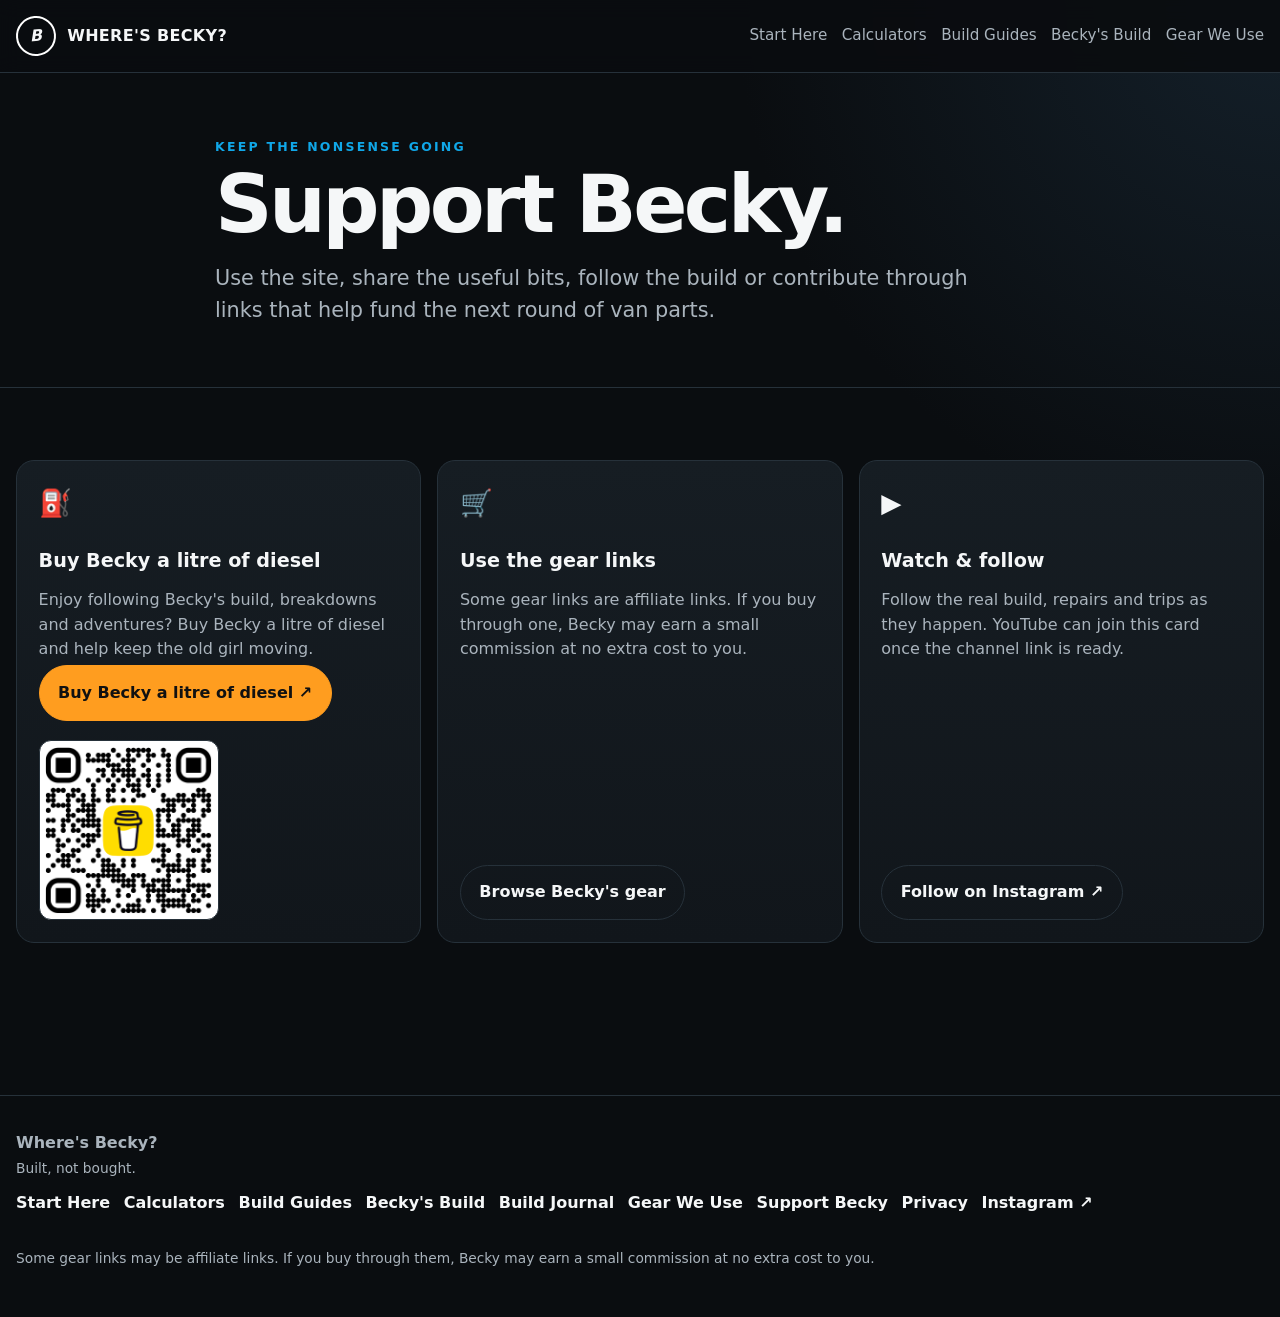
<file: support.html>
<!doctype html>
<html lang="en">
<head>
  <meta charset="utf-8">
  <meta name="viewport" content="width=device-width,initial-scale=1">
  <meta name="description" content="Support Where's Becky by buying Becky a litre of diesel, sharing the site or using the gear links.">
  <title>Support Becky's Campervan Build | Where's Becky?</title>
  <link rel="canonical" href="https://wheresbecky.co.uk/support.html"><meta property="og:title" content="Support Becky's Campervan Build | Where's Becky?"><meta property="og:description" content="Buy Becky a litre of diesel, use the gear links or follow the campervan build."><meta property="og:url" content="https://wheresbecky.co.uk/support.html"><meta property="og:type" content="website"><meta property="og:image" content="https://wheresbecky.co.uk/assets/home/becky-real.png"><meta property="og:site_name" content="Where's Becky?"><meta name="twitter:card" content="summary_large_image"><meta name="twitter:title" content="Support Becky's Campervan Build | Where's Becky?"><meta name="twitter:description" content="Buy Becky a litre of diesel, use the gear links or follow the campervan build."><meta name="twitter:image" content="https://wheresbecky.co.uk/assets/home/becky-real.png">
  <link rel="stylesheet" href="styles.css">
</head>
<body>
  <header class="site-header"><div class="wrap nav"><a class="brand" href="index.html"><span class="brand-mark">B</span><span>WHERE'S BECKY?</span></a><nav class="nav-links" aria-label="Main navigation"><a href="start-here.html">Start Here</a><a href="calculators.html">Calculators</a><a href="guides.html">Build Guides</a><a href="becky.html">Becky's Build</a><a href="gear.html">Gear We Use</a></nav></div></header>
  <main>
    <section class="page-hero"><div class="wrap content"><div class="eyebrow">KEEP THE NONSENSE GOING</div><h1>Support Becky.</h1><p class="lead">Use the site, share the useful bits, follow the build or contribute through links that help fund the next round of van parts.</p></div></section>
    <section class="section"><div class="wrap"><div class="grid support-grid">
      <div class="card support-card">
        <div class="icon">⛽</div>
        <h3>Buy Becky a litre of diesel</h3>
        <p>Enjoy following Becky's build, breakdowns and adventures? Buy Becky a litre of diesel and help keep the old girl moving.</p>
        <a class="btn primary" href="https://buymeacoffee.com/wherethefuckisbecky" target="_blank" rel="noopener noreferrer">Buy Becky a litre of diesel ↗</a>
        <a class="support-qr-link" href="https://buymeacoffee.com/wherethefuckisbecky" target="_blank" rel="noopener noreferrer" aria-label="Open Buy Me a Coffee support page for Becky">
          <img class="support-qr" src="assets/support/buy-me-a-coffee-qr.png" alt="QR code to buy Becky a litre of diesel">
        </a>
      </div>
      <div class="card support-card">
        <div class="icon">🛒</div><h3>Use the gear links</h3>
        <p>Some gear links are affiliate links. If you buy through one, Becky may earn a small commission at no extra cost to you.</p>
        <a class="btn secondary" href="gear.html">Browse Becky's gear</a>
      </div>
      <div class="card support-card">
        <div class="icon">▶️</div><h3>Watch &amp; follow</h3>
        <p>Follow the real build, repairs and trips as they happen. YouTube can join this card once the channel link is ready.</p>
        <a class="btn secondary" href="https://www.instagram.com/wherethefuckisbecky/" target="_blank" rel="noopener noreferrer">Follow on Instagram ↗</a>
      </div>
    </div></div></section>
  </main>
  <footer class="footer"><div class="wrap footer-inner"><div><strong>Where's Becky?</strong><br><span class="small">Built, not bought.</span><nav class="footer-links" aria-label="Footer navigation"><a href="start-here.html">Start Here</a><a href="calculators.html">Calculators</a><a href="guides.html">Build Guides</a><a href="becky.html">Becky's Build</a><a href="build.html">Build Journal</a><a href="gear.html">Gear We Use</a><a href="support.html">Support Becky</a><a href="privacy.html">Privacy</a><a href="https://www.instagram.com/wherethefuckisbecky/" target="_blank" rel="noopener noreferrer">Instagram ↗</a></nav></div><div class="small">Some gear links may be affiliate links. If you buy through them, Becky may earn a small commission at no extra cost to you.</div></div></footer>
  <!-- Cloudflare Web Analytics -->
  <script type="module" src="https://static.cloudflareinsights.com/beacon.min.js" data-cf-beacon="{&quot;token&quot;:&quot;f5d13d53947c447f9366c4ed1da155b7&quot;}"></script>
  <!-- End Cloudflare Web Analytics -->
</body>
</html>
</file>
<file: styles.css>
:root{--bg:#0a0d10;--panel:#11161b;--panel2:#161d23;--text:#f5f7f8;--muted:#aab4bd;--blue:#10a7e8;--orange:#ff9d1f;--green:#42c78a;--red:#ff6b6b;--line:#26313a;--max:1180px}*{box-sizing:border-box}html{scroll-behavior:smooth}body{margin:0;font-family:Inter,ui-sans-serif,system-ui,-apple-system,BlinkMacSystemFont,"Segoe UI",sans-serif;background:radial-gradient(circle at top right,#14202a 0,#0a0d10 34rem),var(--bg);color:var(--text);line-height:1.55}a{color:inherit;text-decoration:none}.wrap{width:min(100% - 2rem,var(--max));margin-inline:auto}.site-header{position:sticky;top:0;z-index:50;background:rgba(10,13,16,.92);backdrop-filter:blur(10px);border-bottom:1px solid var(--line)}.nav{min-height:72px;display:flex;align-items:center;justify-content:space-between;gap:1.25rem}.brand{display:flex;align-items:center;gap:.7rem;font-weight:900;letter-spacing:.02em}.brand-mark{width:40px;height:40px;border-radius:50%;display:grid;place-items:center;border:2px solid #fff;font-weight:900;font-style:italic;transform:rotate(-5deg)}.nav-links{display:flex;flex-wrap:wrap;gap:.9rem;color:var(--muted);font-size:.95rem}.nav-links a:hover,.nav-links a.active{color:#fff}.hero{padding:6rem 0 4.5rem}.eyebrow{color:var(--blue);text-transform:uppercase;letter-spacing:.18em;font-weight:800;font-size:.78rem}h1{font-size:clamp(3rem,8vw,6.6rem);line-height:.92;margin:.7rem 0 1.2rem;max-width:950px;letter-spacing:-.045em}h2{font-size:clamp(2rem,5vw,3.7rem);line-height:1;margin:0 0 1rem;letter-spacing:-.03em}h3{margin:0 0 .55rem;font-size:1.2rem}.lead{color:var(--muted);font-size:clamp(1.05rem,2vw,1.3rem);max-width:800px}.hero-actions{display:flex;flex-wrap:wrap;gap:.8rem;margin-top:2rem}.btn{display:inline-flex;align-items:center;justify-content:center;padding:.9rem 1.15rem;border-radius:999px;font-weight:800;border:1px solid var(--line);background:var(--panel);color:var(--text);cursor:pointer}.btn.primary{background:var(--orange);color:#111;border-color:var(--orange)}.btn.secondary{background:transparent}.section{padding:4.5rem 0;border-top:1px solid var(--line)}.section-head{display:flex;align-items:end;justify-content:space-between;gap:2rem;margin-bottom:1.75rem}.section-head p{color:var(--muted);max-width:610px;margin:0}.grid{display:grid;gap:1rem;grid-template-columns:repeat(3,minmax(0,1fr))}.card{background:linear-gradient(180deg,var(--panel2),var(--panel));border:1px solid var(--line);border-radius:18px;padding:1.35rem;min-height:180px;transition:transform .15s ease,border-color .15s ease}.card:hover{transform:translateY(-3px);border-color:#40515f}.card .icon{font-size:1.65rem;margin-bottom:1.2rem}.card p{color:var(--muted);margin:0}.card .link{display:inline-block;margin-top:1rem;color:var(--orange);font-weight:800}.callout{background:linear-gradient(100deg,#101922,#11161b);border:1px solid #28475b;border-radius:22px;padding:2rem}.callout strong{color:var(--orange)}.page-hero{padding:4rem 0 2.5rem}.page-hero h1{font-size:clamp(2.8rem,7vw,5rem)}.content{max-width:850px}.content p,.content li{color:var(--muted)}.content ul{padding-left:1.2rem}.tag{display:inline-block;padding:.28rem .55rem;border:1px solid var(--line);border-radius:999px;color:var(--muted);font-size:.8rem;margin:.2rem .25rem .2rem 0}.footer{border-top:1px solid var(--line);margin-top:5rem;padding:2.2rem 0 3rem;color:var(--muted)}.footer-inner{display:flex;justify-content:space-between;gap:2rem;flex-wrap:wrap}.footer a{color:#fff}.small{font-size:.86rem}
.calc-nav{display:flex;flex-wrap:wrap;gap:.65rem;margin-top:1.5rem}.calc-nav a{padding:.65rem .85rem;border:1px solid var(--line);border-radius:999px;color:var(--muted);background:var(--panel)}.calc-nav a:hover{color:#fff;border-color:#466071}.calculator{background:linear-gradient(180deg,var(--panel2),var(--panel));border:1px solid var(--line);border-radius:22px;padding:1.5rem;margin-top:1rem}.calc-grid{display:grid;grid-template-columns:repeat(2,minmax(0,1fr));gap:1rem}.calc-grid.three{grid-template-columns:repeat(3,minmax(0,1fr))}.field{display:flex;flex-direction:column;gap:.4rem}.field label{font-weight:800;font-size:.92rem}.field small{color:var(--muted)}.field input,.field select{width:100%;min-height:46px;border-radius:10px;border:1px solid #34424d;background:#0c1115;color:var(--text);padding:.72rem .8rem;font:inherit}.field input:focus,.field select:focus{outline:2px solid var(--blue);outline-offset:1px}.result-grid{display:grid;grid-template-columns:repeat(4,minmax(0,1fr));gap:.75rem;margin-top:1.2rem}.result{border:1px solid var(--line);border-radius:14px;padding:1rem;background:#0d1216;min-width:0}.result .label{font-size:.78rem;color:var(--muted);text-transform:uppercase;letter-spacing:.08em}.result .value{font-size:1.35rem;font-weight:900;margin-top:.25rem;overflow-wrap:anywhere}.result.good{border-color:#276c53}.result.warn{border-color:#7d5b1d}.notice{margin-top:1rem;padding:1rem;border-left:3px solid var(--blue);background:#0d1419;color:var(--muted);border-radius:8px}.notice.warn{border-left-color:var(--orange)}.notice.good{border-left-color:var(--green)}.calc-actions{display:flex;gap:.7rem;flex-wrap:wrap;margin-top:1rem}.device-table{width:100%;border-collapse:collapse;margin-top:1rem}.device-table th,.device-table td{padding:.65rem .45rem;border-bottom:1px solid var(--line);text-align:left;vertical-align:middle}.device-table th{font-size:.78rem;text-transform:uppercase;letter-spacing:.07em;color:var(--muted)}.device-table input,.device-table select{width:100%;min-width:80px;background:#0c1115;color:var(--text);border:1px solid #34424d;border-radius:8px;padding:.55rem}.device-table .remove{border:1px solid var(--line);background:transparent;color:var(--muted);border-radius:8px;padding:.5rem .65rem;cursor:pointer}.anchor-offset{scroll-margin-top:95px}.wide{grid-column:1/-1}.subhead{margin:2rem 0 .75rem}.diagram{margin-top:1rem;border:1px solid var(--line);border-radius:18px;background:#0c1115;padding:1rem;overflow:auto}.diagram-row{display:flex;align-items:center;gap:.6rem;min-width:max-content;flex-wrap:nowrap}.diagram-stack{display:grid;gap:.7rem;justify-content:start}.battery-block,.panel-block{min-width:118px;border:2px solid #526370;border-radius:10px;padding:.7rem;text-align:center;background:#151c22;font-weight:800}.battery-block{border-color:#5886a1}.panel-block{border-color:#bd8a38}.connector{color:var(--muted);font-weight:900;font-size:1.15rem}.parallel-wrap{display:flex;gap:1rem;align-items:center;min-width:max-content}.parallel-string{border-left:3px solid #4d5a63;padding-left:.8rem}.diagram-caption{margin-top:.75rem;color:var(--muted);font-size:.88rem}.controller-toolbar{display:flex;gap:.7rem;flex-wrap:wrap;align-items:end;margin:1rem 0}.controller-list{display:grid;gap:.75rem;margin-top:1rem}.controller-item{display:grid;grid-template-columns:1.4fr repeat(4,minmax(0,.65fr));gap:.7rem;align-items:center;border:1px solid var(--line);background:#0d1216;border-radius:14px;padding:.9rem}.controller-item.fit{border-color:#276c53}.controller-item.maybe{border-color:#7d5b1d}.controller-item.no{opacity:.62}.controller-name{font-weight:900}.controller-meta{color:var(--muted);font-size:.83rem}.controller-status{font-size:.75rem;text-transform:uppercase;letter-spacing:.06em;font-weight:900}.controller-status.fit{color:var(--green)}.controller-status.maybe{color:var(--orange)}.controller-status.no{color:#f08888}.source-note{font-size:.82rem;color:var(--muted);margin-top:1rem}.source-note strong{color:var(--text)}.pill{display:inline-block;border-radius:999px;border:1px solid var(--line);padding:.28rem .55rem;font-size:.75rem;color:var(--muted)}
@media(max-width:900px){.controller-item{grid-template-columns:1fr 1fr}.controller-name{grid-column:1/-1}}
@media(max-width:820px){.nav{align-items:flex-start;padding:.9rem 0;flex-direction:column}.nav-links{gap:.6rem .9rem}.hero{padding-top:4rem}.grid,.calc-grid,.calc-grid.three,.result-grid{grid-template-columns:1fr}.section-head{align-items:flex-start;flex-direction:column}.device-table{display:block;overflow-x:auto;white-space:nowrap}.calculator{padding:1rem}.page-hero{padding-top:3rem}.controller-item{grid-template-columns:1fr}.controller-name{grid-column:auto}}
.manual-link{color:#8bd7ff;font-weight:800;white-space:nowrap}.manual-modal{position:fixed;inset:0;z-index:1000;display:grid;place-items:center;padding:1rem;background:rgba(3,7,10,.82)}.manual-modal[hidden]{display:none}.manual-dialog{width:min(1100px,100%);height:min(88vh,900px);display:flex;flex-direction:column;background:var(--panel);border:1px solid var(--line);border-radius:16px;box-shadow:0 20px 80px rgba(0,0,0,.5);overflow:hidden}.manual-dialog-head{display:flex;align-items:center;justify-content:space-between;gap:1rem;padding:.8rem 1rem;border-bottom:1px solid var(--line)}.manual-dialog-head h3{margin:0;font-size:1rem}.manual-close{border:0;background:transparent;color:var(--text);font-size:1.8rem;line-height:1;cursor:pointer}.manual-frame-wrap{flex:1;background:#fff}.manual-frame-wrap iframe{width:100%;height:100%;border:0}.manual-actions{display:flex;justify-content:flex-end;gap:.65rem;padding:.75rem 1rem;border-top:1px solid var(--line)}.manual-open{overflow:hidden}
.manual-dialog{width:90vw;height:90vh;max-width:1100px}
.plan-controls{display:flex;align-items:center;gap:.75rem 1rem;flex-wrap:wrap;margin-top:1.2rem;padding:1rem;border:1px solid var(--line);border-radius:14px;background:var(--panel)}.plan-controls p{margin:0;color:var(--muted);font-size:.88rem}.plan-controls>div{display:flex;gap:.6rem;flex-wrap:wrap}.plan-controls .btn{padding:.65rem .9rem}.plan-controls span{color:var(--muted);font-size:.85rem}
@media(max-width:440px){.plan-controls{align-items:stretch}.plan-controls>div{width:100%}.plan-controls .btn{flex:1}}
@media print{
  @page{size:A4;margin:14mm}
  body{background:#fff!important;color:#111!important}
  .site-header,main,.footer,.manual-modal,.plan-controls{display:none!important}
  #print-summary{display:block!important;font:9pt/1.35 Arial,sans-serif;color:#111!important}
  #print-summary *{box-sizing:border-box}
  #print-summary h1{margin:0;font-size:24pt;line-height:1.1}
  #print-summary h2{margin:0 0 7pt;font-size:15pt;line-height:1.2;break-after:avoid}
  #print-summary h3{margin:10pt 0 5pt;font-size:11pt;break-after:avoid}
  #print-summary p{margin:4pt 0}
  #print-summary .print-header{border-bottom:1.5pt solid #111;padding-bottom:9pt;margin-bottom:14pt}
  #print-summary .print-subtitle{font-size:13pt;font-weight:700}
  #print-summary .print-generated,#print-summary .print-url,#print-summary .print-note{color:#333}
  #print-summary .print-section{margin:0 0 16pt;break-inside:avoid}
  #print-summary .print-key-values{display:grid;grid-template-columns:repeat(2,minmax(0,1fr));gap:5pt 14pt;margin:0}
  #print-summary .print-key-values-summary{grid-template-columns:repeat(3,minmax(0,1fr))}
  #print-summary .print-key-value{display:grid;gap:1pt;min-width:0}
  #print-summary dt{font-size:7.5pt;font-weight:700;color:#444;text-transform:uppercase;letter-spacing:.03em}
  #print-summary dd{margin:0;font-weight:700;overflow-wrap:anywhere}
  #print-summary table{width:100%;border-collapse:collapse;margin:8pt 0;table-layout:fixed}
  #print-summary thead{display:table-header-group}
  #print-summary tr{break-inside:avoid;page-break-inside:avoid}
  #print-summary th,#print-summary td{border:1px solid #777;padding:4pt;text-align:left;vertical-align:top;overflow-wrap:anywhere;word-break:normal}
  #print-summary th{background:#eee;font-size:7.5pt;text-transform:uppercase;letter-spacing:.02em}
  #print-summary .print-appliance-table th:first-child{width:30%}
  #print-summary .print-schedule{font-size:7pt}
  #print-summary .print-schedule th,#print-summary .print-schedule td{padding:3pt}
  #print-summary .print-diagram-legend{display:flex;flex-wrap:wrap;gap:8pt 14pt;margin:6pt 0 8pt;color:#444;font-size:8pt}
  #print-summary .print-diagram-legend-item{display:inline-flex;align-items:center;gap:4pt}
  #print-summary .print-diagram-legend-item i{display:inline-block;width:10pt;height:7pt;border:1pt solid #777;border-radius:2pt}
  #print-summary .print-diagram-source{border-color:#47718c!important;background:#edf6fb!important}
  #print-summary .print-diagram-protection{border-color:#b47716!important;background:#fff7e8!important}
  #print-summary .print-diagram-load{border-color:#68747b!important;background:#f4f5f6!important}
  #print-summary .print-diagram-list{display:grid;gap:6pt}
  #print-summary .print-diagram-lane{display:grid;grid-template-columns:18pt minmax(90pt,1fr) 82pt minmax(90pt,1fr);grid-template-rows:auto auto;align-items:center;column-gap:7pt;row-gap:2pt;border:1pt solid #c4c8ca;border-left:3pt solid #10a7e8;padding:6pt 7pt;break-inside:avoid;page-break-inside:avoid}
  #print-summary .print-diagram-number{grid-row:1 / span 2;color:#666;font-size:7pt;font-weight:700}
  #print-summary .print-diagram-node{min-width:0;border:1pt solid #777;border-radius:4pt;padding:5pt 6pt;font-weight:700;overflow-wrap:anywhere}
  #print-summary .print-diagram-path{display:flex;flex-direction:column;align-items:center;min-width:0;color:#555}
  #print-summary .print-diagram-arrow{font-size:14pt;line-height:1;font-weight:700;color:#10a7e8}
  #print-summary .print-diagram-path-label{font-size:7pt;text-align:center;overflow-wrap:anywhere}
  #print-summary .print-diagram-details{grid-column:2 / -1;color:#444;font-size:7pt;overflow-wrap:anywhere}
  #print-summary .print-list{margin:5pt 0;padding-left:16pt}
  #print-summary .print-warnings{padding:5pt 0 5pt 16pt}
  #print-summary .print-footer{display:block;border-top:1pt solid #777;margin-top:16pt;padding-top:8pt;font-size:8pt;color:#333}
  #print-summary .print-footer p{margin:2pt 0}
}
#print-summary{display:none}
.planner-shell{display:grid;gap:1.25rem}.planner-add{display:flex;align-items:end;gap:.75rem;flex-wrap:wrap}.planner-add .field{width:min(100%,300px)}.planner-layout{display:grid;grid-template-columns:minmax(0,1fr) minmax(260px,.42fr);gap:1.25rem;align-items:start}.planner-cards{display:grid;gap:1rem}.planner-card{border:1px solid var(--line);background:#0d1216;border-radius:16px;padding:1rem;display:grid;gap:1rem;min-width:0}.planner-card-head{display:flex;justify-content:space-between;align-items:center;gap:.75rem}.planner-remove{padding:.55rem .75rem;font-size:.82rem}.planner-current{margin:0;padding:.75rem;border-radius:10px;background:#101922;color:var(--text);font-weight:800;overflow-wrap:anywhere}.planner-connection{border-left:3px solid var(--blue);background:#101922;border-radius:10px;padding:.85rem 1rem;display:grid;gap:.45rem;min-width:0}.planner-connection h4,.planner-connection p{margin:0}.planner-connection h4{font-size:1rem}.planner-connection p{color:var(--muted);font-size:.9rem;overflow-wrap:anywhere}.planner-connection strong{color:var(--text)}.planner-fields{padding-top:.15rem}.planner-tree-wrap{border:1px solid var(--line);border-radius:16px;background:#0d1216;padding:1rem;min-width:0}.planner-tree-wrap h3{margin-bottom:.35rem}.planner-tree-wrap p,.planner-status{color:var(--muted);font-size:.9rem;margin:0}.planner-tree{margin:1rem 0 0;padding-left:1.15rem}.planner-tree ul{padding-left:1.25rem;margin:.35rem 0}.planner-tree li{margin:.35rem 0}.planner-tree li::marker{color:var(--blue)}.planner-tree span{overflow-wrap:anywhere}.planner-tree-current{display:block;color:var(--muted);font-size:.85rem;font-weight:700;margin-top:.15rem}
@media(max-width:820px){.planner-layout{grid-template-columns:1fr}.planner-add{align-items:stretch}.planner-add .field{width:100%}.planner-add .btn{width:100%}}
.planner-add{align-items:center}.planner-add-hint{margin:0;color:var(--muted);font-size:.9rem}.planner-toolbar{display:flex;align-items:end;justify-content:space-between;gap:1rem;flex-wrap:wrap}.planner-mode-field{width:min(100%,360px);display:grid;gap:.3rem}.planner-mode-field small,.planner-energy-import small{color:var(--muted);font-size:.8rem}.planner-layout{grid-template-columns:minmax(0,1fr) minmax(320px,.55fr)}#distribution-planner>.wrap{width:min(100% - 2rem,1400px)}.planner-install-new .planner-installed-field{display:none}.planner-card{gap:.7rem}.planner-route{margin:0;color:var(--muted);font-size:.9rem;font-weight:700;overflow-wrap:anywhere}.planner-card-details{border-top:1px solid var(--line);padding-top:.7rem}.planner-card-details summary{cursor:pointer;color:var(--blue);font-weight:800}.planner-card-details[open] summary{margin-bottom:.8rem}.planner-schematic-heading{margin-top:1.5rem}.planner-schematic-frame{overflow:auto;border:1px solid var(--line);border-radius:12px;background:#091015;padding:.5rem}.planner-schematic{display:block;width:100%;min-width:720px}.planner-schematic-line{fill:none;stroke:var(--blue);stroke-width:2;stroke-linecap:round;stroke-linejoin:round}.planner-schematic-node rect{fill:#111b23;stroke:#526370;stroke-width:1.5}.planner-schematic-node text{fill:var(--text);font:700 12px Inter,ui-sans-serif,system-ui,sans-serif}.planner-schematic-node text+text{fill:var(--muted);font-size:10px;font-weight:600}.planner-schematic-battery rect{stroke:#5886a1}.planner-schematic-busbar rect{stroke:var(--green)}.planner-schematic-fuseBox rect{stroke:var(--orange)}.planner-schematic-load rect{stroke:#aab4bd}.planner-schematic-inverter rect{stroke:#d57df3}.planner-schematic-mppt rect,.planner-schematic-dcDc rect{stroke:#10a7e8}.planner-add-dialog{position:fixed;inset:0;z-index:100;background:rgba(3,7,10,.78);display:grid;place-items:center;padding:1rem}.planner-add-dialog[hidden]{display:none}.planner-dialog-panel{width:min(680px,100%);max-height:90vh;overflow:auto;background:var(--panel);border:1px solid var(--line);border-radius:18px;padding:1.25rem;box-shadow:0 20px 80px rgba(0,0,0,.5)}.planner-dialog-head{display:flex;align-items:start;justify-content:space-between;gap:1rem}.planner-dialog-head h3{margin:.2rem 0 0}.planner-dialog-close{padding:.55rem .75rem}.planner-dialog-grid{display:grid;grid-template-columns:1fr 1fr;gap:1rem;margin-top:1rem}.planner-dialog-fields{display:grid;gap:1rem;margin-top:1rem}.planner-energy-import{display:grid;gap:.3rem;padding:.75rem;border:1px solid var(--line);border-radius:10px;background:#101922}.planner-dialog-actions{display:flex;justify-content:flex-end;gap:.7rem;margin-top:1.25rem}.planner-dialog-open{overflow:hidden}
@media(max-width:820px){.planner-layout{grid-template-columns:1fr}.planner-add{align-items:stretch}.planner-add-hint{width:100%}.planner-dialog-grid{grid-template-columns:1fr}}
.back-link{display:inline-block;color:var(--muted);font-weight:800;margin-bottom:1.5rem}.guide-article{padding-top:1rem}.guide-layout{display:grid;grid-template-columns:minmax(0,1fr) 260px;gap:2rem;align-items:start}.guide-main{max-width:850px;min-width:0}.guide-main h2{font-size:clamp(1.65rem,3vw,2.35rem);margin:3rem 0 1rem}.guide-main h3{font-size:1rem}.lede{font-size:1.25rem;color:var(--text)!important;line-height:1.65}.circuit-card{background:#0c1115;border:1px solid var(--line);border-radius:18px;padding:1rem;margin:1.4rem 0 2rem;overflow:auto}.circuit-svg{display:block;width:100%;min-width:720px;height:auto}.circuit-svg text{fill:var(--text);font:700 14px Inter,ui-sans-serif,system-ui,sans-serif;text-anchor:middle}.circuit-svg .wire{fill:none;stroke-width:4;stroke-linecap:round;stroke-linejoin:round}.circuit-svg .wire-red{stroke:#ff6b6b}.circuit-svg .wire-blue{stroke:#10a7e8}.circuit-svg .wire-black{stroke:#aab4bd}.circuit-svg .component rect{fill:#161d23;stroke:#71818d;stroke-width:2}.circuit-svg .component.solar-panel rect,.circuit-svg .component.solar rect{stroke:#bd8a38}.circuit-svg .component.controller rect{stroke:#10a7e8}.circuit-svg .component.protection path,.circuit-svg .component.solar-panel path,.circuit-svg .component.solar path{fill:none;stroke:#f5f7f8;stroke-width:2}.circuit-svg .component.bus rect{stroke:#42c78a}.circuit-svg .component.load path{fill:none;stroke:#f5f7f8;stroke-width:2}.circuit-svg .diagram-label{font-size:12px;font-weight:600}.circuit-svg .blue-label{fill:#10a7e8}.circuit-svg .red-label{fill:#ff6b6b}.circuit-svg .black-label{fill:#aab4bd}.diagram-caption{color:var(--muted);font-size:.84rem;margin:.65rem 0 0}.formula{display:grid;gap:.25rem;background:#101922;border-left:3px solid var(--blue);border-radius:8px;padding:1rem 1.1rem;margin:1.25rem 0;color:var(--text)}.formula span{color:var(--muted);font-size:.9rem}.definition-grid{display:grid;grid-template-columns:repeat(2,minmax(0,1fr));gap:.8rem}.definition-grid>div{background:linear-gradient(180deg,var(--panel2),var(--panel));border:1px solid var(--line);border-radius:14px;padding:1rem}.definition-grid p{margin:.3rem 0 0}.guide-steps{padding-left:1.35rem}.guide-steps li{padding:.35rem 0 .35rem .25rem;color:var(--muted)}.guide-steps strong,.guide-main strong{color:var(--text)}.guide-aside{display:grid;gap:1rem;position:sticky;top:95px}.aside-card{background:linear-gradient(180deg,var(--panel2),var(--panel));border:1px solid var(--line);border-radius:16px;padding:1.1rem}.aside-card p{color:var(--muted);font-size:.92rem}.aside-card .btn{width:100%;font-size:.85rem}.comparison-table{border:1px solid var(--line);border-radius:14px;overflow:hidden}.comparison-row{display:grid;grid-template-columns:1fr 1fr 1fr 2fr;gap:0;border-top:1px solid var(--line);padding:.8rem}.comparison-row:first-child{border-top:0}.comparison-row>*{padding-right:.7rem}.comparison-row span{color:var(--muted)}.comparison-head{background:#161d23;color:var(--muted);font-size:.78rem;text-transform:uppercase;letter-spacing:.06em}.comparison-head strong{color:var(--muted)}
@media(max-width:820px){.guide-layout{grid-template-columns:1fr}.guide-aside{position:static}.definition-grid{grid-template-columns:1fr}.comparison-table{overflow-x:auto}.comparison-row{min-width:720px}.guide-main h2{margin-top:2.4rem}}
.guide-main p,.guide-main li{color:var(--muted)}
.beginner-grid{margin-top:1rem}.plain-example{margin:1.25rem 0;padding:1.15rem;border:1px solid #28475b;border-radius:14px;background:#101922}.plain-example p{margin:.45rem 0 0}.circuit-large{min-width:900px}.circuit-svg .terminal{stroke:#0c1115;stroke-width:3}.circuit-svg .terminal.positive{fill:#ff6b6b}.circuit-svg .terminal.negative{fill:#aab4bd}.circuit-svg .connector-symbol rect,.connector-svg .connector-detail path{fill:#202a32;stroke:#f5f7f8;stroke-width:2}.circuit-svg .switch-symbol circle{fill:#0c1115;stroke:#f5f7f8;stroke-width:2}.circuit-svg .switch-symbol path{fill:none;stroke:#f5f7f8;stroke-width:3}.circuit-svg .fuse-symbol rect{fill:#302315;stroke:var(--orange);stroke-width:2}.circuit-svg .fuse-symbol path{fill:none;stroke:var(--orange);stroke-width:2}.circuit-svg .junctions circle{fill:#f5f7f8}.circuit-svg .component.battery rect{stroke:#5886a1}.circuit-svg .component.battery line{stroke:#f5f7f8;stroke-width:3}.circuit-svg .component.distribution rect{stroke:var(--orange)}.parts-list{display:grid;grid-template-columns:repeat(2,minmax(0,1fr));gap:.8rem}.parts-list>div{padding:1rem;border:1px solid var(--line);border-radius:14px;background:#0d1216}.parts-list p{margin:.25rem 0 0}.glossary-grid{margin-top:1rem}.numbered-steps li{margin-bottom:.35rem}.worked-example{border:1px solid var(--line);border-radius:14px;overflow:hidden;margin:1.25rem 0}.worked-example>div{display:flex;justify-content:space-between;gap:1rem;padding:.8rem 1rem;border-top:1px solid var(--line)}.worked-example>div:first-child{border-top:0}.worked-example span{color:var(--muted)}.worked-example .example-total{background:#101922}.panel-label-card{border:1px solid #bd8a38;border-radius:14px;overflow:hidden;margin:1.25rem 0;background:#0d1216}.panel-label-card>div{display:flex;justify-content:space-between;gap:1rem;padding:.7rem 1rem;border-top:1px solid var(--line)}.panel-label-card>div:first-child{border-top:0}.panel-label-card span{color:var(--muted)}.panel-label-card .panel-label-head{background:#17130d}.connector-explainer{border:1px solid var(--line);border-radius:14px;background:#0c1115;padding:1rem;overflow:auto}.connector-svg{display:block;width:100%;min-width:700px;height:auto}.connector-svg text{fill:var(--text);font:700 13px Inter,ui-sans-serif,system-ui,sans-serif;text-anchor:middle}.connector-svg .wire{fill:none;stroke-width:4;stroke-linecap:round;stroke-linejoin:round}.connector-svg .wire-red{stroke:#ff6b6b}.connector-svg .wire-black{stroke:#aab4bd}.connector-svg .connector-detail path,.connector-svg .connector-detail circle{fill:#202a32;stroke:#f5f7f8;stroke-width:2}.connector-svg .connector-detail line{stroke:#f5f7f8;stroke-width:2}.two-column-example>div{display:grid;grid-template-columns:160px 1fr}.source-note a{color:#8bd7ff;text-decoration:underline;text-underline-offset:2px}
@media(max-width:820px){.parts-list{grid-template-columns:1fr}.worked-example>div{align-items:flex-start;flex-direction:column}.two-column-example>div{display:flex}.panel-label-card>div{align-items:flex-start;flex-direction:column;gap:.15rem}}
.installation-card{background:#090d10}.installation-board .mounting-board{fill:#141a1f;stroke:#34424d;stroke-width:2}.installation-board .board-screw{fill:#63717b;stroke:#0a0d10;stroke-width:3}.installation-board .real-device rect{fill:#1b232a;stroke:#71818d;stroke-width:2}.installation-board .real-device.solar-panel rect{fill:#141b20;stroke:#bd8a38}.installation-board .real-device.solar-panel path{fill:none;stroke:#8ba0ad;stroke-width:2}.installation-board .pv-isolator rect{fill:#edf1f3;stroke:#8a969e}.installation-board .pv-isolator circle{fill:#1c252c;stroke:#f5f7f8;stroke-width:2}.installation-board .pv-isolator path{fill:none;stroke:#ff6b6b;stroke-width:3}.installation-board .mppt-device>rect:first-child{fill:#116da3;stroke:#49c1f5}.installation-board .mppt-device>rect:nth-child(2){fill:#174f70;stroke:#9fdfff}.installation-board .mppt-device path{fill:none;stroke:#8bd7ff;stroke-width:2}.installation-board .fuse-holder>rect:first-child{fill:#2a1b10;stroke:#ff9d1f}.installation-board .fuse-holder>rect:nth-child(2){fill:#ff9d1f;stroke:#ffe0a3}.installation-board .battery-real>rect:first-child{fill:#344f60;stroke:#8bb8d1}.installation-board .battery-real>rect:nth-child(2){fill:#1c2931;stroke:#6f8998}.installation-board .battery-switch circle:not(.terminal){fill:#7f1717;stroke:#ff8b8b;stroke-width:3}.installation-board .battery-switch path{fill:none;stroke:#fff;stroke-width:5}.installation-board .positive-bus>rect:first-child,.installation-board .negative-bus>rect:first-child{fill:#0e1316;stroke:#6c7c86}.installation-board .positive-bus>rect:nth-child(2),.installation-board .negative-bus>rect:nth-child(2),.installation-board .smart-shunt>rect:nth-child(2){fill:#b56837;stroke:#e4a271}.installation-board .smart-shunt>rect:first-child{fill:#20262b;stroke:#7b8790}.installation-board .fuse-block>rect:first-child{fill:#441818;stroke:#df7777}.installation-board .fuse-block>rect:nth-child(2){fill:#361416;stroke:#a65d5d}.installation-board .fuse-block path{fill:none;stroke:#ff6b6b;stroke-width:4}.installation-board .fuse-block .blade-fuse{fill:#e07d15;stroke:#ffd089}.installation-board .light-real circle:not(.terminal){fill:#101417;stroke:#f5f7f8;stroke-width:2}.installation-board .light-real path,.installation-board .fridge-real path,.installation-board .fridge-real line{fill:none;stroke:#f5f7f8;stroke-width:2}.installation-board .fridge-real>rect{fill:#27343d;stroke:#8fa4b1}.diagram-key{display:flex;flex-wrap:wrap;gap:1rem;margin-top:.8rem;color:var(--muted);font-size:.82rem}.diagram-key span{display:flex;align-items:center;gap:.4rem}.diagram-key i{display:inline-block;width:28px;height:4px;border-radius:999px}.key-red{background:#ff6b6b}.key-grey{background:#aab4bd}.key-blue{background:#10a7e8}.shunt-rule{display:grid;grid-template-columns:1fr auto 180px auto 1fr;gap:.75rem;align-items:stretch;margin:1.25rem 0}.shunt-side,.shunt-centre{border:1px solid var(--line);border-radius:14px;padding:1rem;background:#0d1216}.shunt-side{display:flex;flex-direction:column;gap:.25rem}.shunt-side span{font-size:.76rem;letter-spacing:.08em;font-weight:900;color:var(--muted)}.shunt-side p{margin:.25rem 0 0}.shunt-side.battery-side{border-color:#5886a1}.shunt-side.system-side{border-color:#42c78a}.shunt-centre{display:grid;place-content:center;text-align:center;border-color:#b56837}.shunt-centre span{color:var(--muted);font-size:.8rem;margin-top:.35rem}.shunt-arrow{display:grid;place-items:center;color:var(--muted);font-size:1.7rem}
.installation-board{min-width:760px}.visual-references{display:grid;gap:.5rem;margin:1rem 0 0;padding:1rem;border:1px solid var(--line);border-radius:14px;background:#0d1216}.visual-references a{color:#8bd7ff;text-decoration:underline;text-underline-offset:2px}
@media(max-width:820px){.shunt-rule{grid-template-columns:1fr}.shunt-arrow{transform:rotate(90deg)}.shunt-centre{min-height:110px}}
.gear-hero{padding-bottom:3.5rem}.shop-nav{display:flex;flex-wrap:wrap;gap:.65rem;margin-top:1.6rem}.shop-nav a{padding:.65rem .85rem;border:1px solid var(--line);border-radius:999px;color:var(--muted);background:var(--panel)}.shop-nav a:hover{color:#fff;border-color:#466071}.affiliate-note{margin:1.25rem 0 0;padding:1rem 1.1rem;border-left:3px solid var(--orange);border-radius:8px;background:#15120e;color:var(--muted);font-size:.9rem}.affiliate-note strong{color:var(--text)}.shop-section{scroll-margin-top:80px}.shop-section .section-head h2{margin:.4rem 0 0}.product-grid{display:grid;grid-template-columns:repeat(3,minmax(0,1fr));gap:1rem}.product-card{display:flex;flex-direction:column;min-width:0;overflow:hidden;border:1px solid var(--line);border-radius:18px;background:linear-gradient(180deg,var(--panel2),var(--panel));transition:transform .15s ease,border-color .15s ease}.product-card:hover{transform:translateY(-3px);border-color:#40515f}.product-card-warning{border-color:#664c20}.product-art{height:116px;display:grid;place-content:center;text-align:center;position:relative;overflow:hidden;border-bottom:1px solid var(--line);background:#18232b}.product-art::before,.product-art::after{content:"";position:absolute;border-radius:50%;opacity:.22}.product-art::before{width:180px;height:180px;right:-65px;top:-110px;background:#fff}.product-art::after{width:95px;height:95px;left:-40px;bottom:-55px;background:#fff}.product-art span{font-size:1.8rem;font-weight:950;letter-spacing:-.04em;line-height:1;z-index:1}.product-art small{margin-top:.4rem;color:rgba(255,255,255,.78);font-size:.75rem;font-weight:900;letter-spacing:.08em;text-transform:uppercase;z-index:1}.product-art-blue{background:linear-gradient(135deg,#07537c,#118bc4)}.product-art-solar{background:linear-gradient(135deg,#4a3515,#bd7d19)}.product-art-orange{background:linear-gradient(135deg,#653506,#d87913)}.product-art-red{background:linear-gradient(135deg,#541719,#ac3035)}.product-art-cable{background:linear-gradient(135deg,#272d32,#5d6870)}.product-art-mains{background:linear-gradient(135deg,#32285f,#6b55bd)}.product-art-green{background:linear-gradient(135deg,#124c3a,#258764)}.product-art-grey{background:linear-gradient(135deg,#343b40,#68747c)}.product-body{display:flex;flex:1;flex-direction:column;padding:1.2rem}.product-type{margin-bottom:.4rem;color:var(--blue);font-size:.72rem;font-weight:900;letter-spacing:.1em;text-transform:uppercase}.product-body h3{font-size:1.1rem;line-height:1.25}.product-body p{margin:.2rem 0 1rem;color:var(--muted);font-size:.92rem}.product-tags{display:flex;flex-wrap:wrap;gap:.4rem;margin-top:auto}.product-tags span{padding:.25rem .5rem;border:1px solid #35434d;border-radius:999px;color:#c4cdd3;background:#0d1216;font-size:.72rem}.product-link{align-self:flex-start;margin-top:1rem;padding:.7rem .9rem;border-color:#75501d;background:var(--orange);color:#111}.product-link:hover{filter:brightness(1.08)}.shop-caution{margin-top:2rem;padding:1.4rem;border:1px solid #664c20;border-radius:18px;background:#15120e}.shop-caution strong{font-size:1.12rem;color:var(--orange)}.shop-caution p{max-width:850px;color:var(--muted)}.shop-caution .btn{margin-top:.25rem}
@media(max-width:980px){.product-grid{grid-template-columns:repeat(2,minmax(0,1fr))}}
@media(max-width:620px){.product-grid{grid-template-columns:1fr}.product-art{height:100px}.shop-section .section-head{margin-bottom:1.25rem}}
.product-media{display:flex;align-items:center;justify-content:center;height:190px;padding:.85rem;overflow:hidden;border-bottom:1px solid var(--line);background:#f5f7f8}.product-media img{display:block;width:100%;height:100%;object-fit:contain;transition:transform .18s ease}.product-card:hover .product-media img{transform:scale(1.035)}.product-media:focus-visible{outline:3px solid var(--blue);outline-offset:-3px}
@media(max-width:620px){.product-media{height:175px}}
.status-badge{display:inline-flex;align-items:center;width:max-content;margin-bottom:.75rem;padding:.28rem .58rem;border:1px solid #735522;border-radius:999px;background:#1d170d;color:#ffc267;font-size:.72rem;font-weight:900;letter-spacing:.08em;text-transform:uppercase}.pending-card{border-style:dashed}.pending-card:hover{transform:none;border-color:var(--line)}.support-card{display:flex;flex-direction:column;gap:.2rem}.support-card .btn{align-self:flex-start;margin-top:auto}.support-card strong{color:var(--text)}.disabled-link{opacity:.55;cursor:not-allowed;pointer-events:none}.calculator-hero .content,.calculator-hero h1{max-width:1180px}.calculator-hero .lead{max-width:980px}
.support-qr-link{display:block;align-self:flex-start;margin-top:1rem}.support-qr{display:block;width:min(100%,180px);height:auto;border:1px solid var(--line);border-radius:12px;background:#fff;padding:.35rem}.support-qr-link:focus-visible{outline:3px solid var(--blue);outline-offset:3px;border-radius:12px}
.footer-links{display:flex;flex-wrap:wrap;gap:.35rem .85rem;margin-top:.65rem}.footer-links a{color:var(--text);font-weight:800}.footer-links a:hover{color:var(--orange)}
.home-hero{padding:4.5rem 0 5rem}.home-hero-grid{display:grid;grid-template-columns:minmax(0,1.15fr) minmax(320px,.85fr);gap:4rem;align-items:center}.home-hero-copy h1{font-size:clamp(3.2rem,6vw,6rem)}.home-hero-visual{position:relative;max-width:500px;justify-self:end}.home-van-photo{display:block;width:100%;aspect-ratio:3/4;object-fit:cover;object-position:center;border:1px solid #35434d;border-radius:28px;box-shadow:0 28px 80px rgba(0,0,0,.5)}.home-crest{position:absolute;left:-88px;bottom:-52px;width:min(52%,240px);height:auto;filter:drop-shadow(0 18px 30px rgba(0,0,0,.6))}.journal-grid{display:grid;grid-template-columns:1.25fr 1fr 1fr;gap:1rem}.journal-card{display:flex;min-width:0;flex-direction:column;overflow:hidden;border:1px solid var(--line);border-radius:18px;background:linear-gradient(180deg,var(--panel2),var(--panel))}.journal-card>img{display:block;width:100%;height:300px;object-fit:cover;background:#090d10;border-bottom:1px solid var(--line)}.journal-graphic>img{object-fit:contain}.journal-copy{display:flex;flex:1;flex-direction:column;padding:1.25rem}.journal-copy h3{font-size:1.3rem;line-height:1.25}.journal-copy p{color:var(--muted);margin:.35rem 0 0}.journal-meta{margin-bottom:.55rem;color:var(--blue);font-size:.72rem;font-weight:900;letter-spacing:.09em;text-transform:uppercase}.journal-next{background:radial-gradient(circle at top right,#1b3342 0,transparent 18rem),linear-gradient(180deg,var(--panel2),var(--panel))}.journal-next .journal-copy{justify-content:center}.journal-next .btn{align-self:flex-start;margin-top:1rem}
@media(max-width:980px){.home-hero-grid{grid-template-columns:1fr 360px;gap:2.5rem}.journal-grid{grid-template-columns:1fr 1fr}.journal-feature{grid-column:1/-1}.journal-feature>img{height:380px;object-position:center 20%}}
@media(max-width:820px){.home-hero{padding-top:3.5rem}.home-hero-grid{grid-template-columns:1fr}.home-hero-visual{justify-self:center;width:min(88%,500px);margin-top:1rem}.home-crest{left:-35px;bottom:-35px;width:180px}.journal-grid{grid-template-columns:1fr}.journal-feature{grid-column:auto}.journal-card>img,.journal-feature>img{height:280px}.support-card{min-height:230px}.calculator-hero .content,.calculator-hero h1{max-width:100%}}


/* Phase 3A calculator guided flow */
.calc-intro-note{max-width:900px;margin:1.15rem 0 0;color:var(--muted)}
.calc-intro-note strong{color:var(--text)}
.calc-tool-grid{display:grid;grid-template-columns:repeat(3,minmax(0,1fr));gap:.8rem;margin-top:1.5rem}
.calc-tool-card{display:grid;grid-template-columns:auto 1fr;gap:.25rem .7rem;align-items:start;min-width:0;padding:1rem;border:1px solid var(--line);border-radius:16px;background:linear-gradient(180deg,var(--panel2),var(--panel));transition:transform .15s ease,border-color .15s ease}
.calc-tool-card:hover{transform:translateY(-2px);border-color:#40515f}
.calc-tool-card .tool-step{grid-row:1/3;display:grid;place-items:center;width:2rem;height:2rem;border-radius:50%;background:#17242d;color:var(--blue);font-weight:900}
.calc-tool-card strong{font-size:1rem}
.calc-tool-card>span:last-child{color:var(--muted);font-size:.88rem;line-height:1.4}
.calc-tool-card:focus-visible,.calc-next .btn:focus-visible,.energy-table .remove:focus-visible{outline:3px solid var(--blue);outline-offset:3px}
.calc-next{display:flex;align-items:center;justify-content:space-between;gap:1rem;margin-top:1.1rem;padding:1rem;border:1px solid var(--line);border-radius:14px;background:#0d1216;color:var(--muted)}
.calc-next strong{color:var(--text)}
.calc-next a:not(.btn){color:#8bd7ff;text-decoration:underline;text-underline-offset:2px}
.calc-next .btn{flex:0 0 auto}
.controller-summary{margin:.8rem 0;color:var(--muted);font-size:.9rem}
.controller-item.no{opacity:.78}
.result-summary strong{color:var(--text)}

@media(max-width:820px){
  .calc-tool-grid{grid-template-columns:repeat(2,minmax(0,1fr))}
  .calc-next{align-items:flex-start;flex-direction:column}
  table.energy-table{display:block;width:100%;overflow:visible;white-space:normal}
  .energy-table thead{display:none}
  .energy-table tbody{display:grid;gap:.8rem;width:100%}
  .energy-table tr{display:grid;grid-template-columns:repeat(2,minmax(0,1fr));gap:.7rem;width:100%;padding:1rem;border:1px solid var(--line);border-radius:14px;background:#0d1216}
  .energy-table td{display:flex;min-width:0;flex-direction:column;gap:.3rem;padding:0;border:0;white-space:normal}
  .energy-table td::before{content:attr(data-label);color:var(--muted);font-size:.72rem;font-weight:900;letter-spacing:.06em;text-transform:uppercase}
  .energy-table td[data-label="Device"]{grid-column:1/-1}
  .energy-table input,.energy-table select{min-width:0;width:100%;min-height:44px}
  .energy-table .d-wh{justify-content:flex-start;font-weight:900;color:var(--text)}
  .energy-table .energy-remove{justify-content:flex-end;align-self:end}
  .energy-table .energy-remove::before{content:""}
  .energy-table .remove{align-self:flex-start;min-height:42px;padding:.55rem .9rem}
  .calculator-page .result-grid{grid-template-columns:repeat(2,minmax(0,1fr))}
}
@media(max-width:520px){
  .calc-tool-grid{grid-template-columns:1fr}
  .calculator-page .result-grid{grid-template-columns:1fr}
}
  #print-summary .print-diagram-legend-item i.print-diagram-source{background:#47718c}
  #print-summary .print-diagram-legend-item i.print-diagram-protection{background:#b47716}
  #print-summary .print-diagram-legend-item i.print-diagram-load{background:#68747b}
  #print-summary .print-diagram-legend-item i.print-diagram-charge{background:#1685a8}
  #print-summary .print-topology-svg{display:block;width:100%;height:auto;margin:8pt 0 0;border:1pt solid #b8c0c4;background:#fbfcfc}
  #print-summary .print-topology-wire{fill:none;stroke:#1685a8;stroke-width:2;stroke-linecap:round;stroke-linejoin:round}
  #print-summary .print-topology-arrowhead{fill:#1685a8}
  #print-summary .print-topology-edge-number{fill:#111;font:700 7pt Arial,sans-serif;text-anchor:middle;paint-order:stroke;stroke:#fff;stroke-width:3px;stroke-linejoin:round}
  #print-summary .print-topology-details-heading{margin:5pt 0 2pt;color:#444;font-size:7.5pt}
  #print-summary .print-topology-details{display:grid;grid-template-columns:repeat(2,minmax(0,1fr));gap:2pt 12pt;font-size:7pt;line-height:1.25}
  #print-summary .print-topology-detail-row{min-width:0;break-inside:avoid;page-break-inside:avoid}
  #print-summary .print-topology-detail-row strong,#print-summary .print-topology-detail-row span{display:block;overflow-wrap:anywhere}
  #print-summary .print-topology-detail-row strong{color:#111}
  #print-summary .print-topology-detail-row span{color:#444}
  #print-summary .print-topology-negative-rail{stroke:#555;stroke-width:2;stroke-dasharray:5 4}
  #print-summary .print-topology-negative-label{fill:#333;font:700 7pt Arial,sans-serif}
  #print-summary .print-topology-negative-note{fill:#555;font:600 6.5pt Arial,sans-serif}
  #print-summary .print-topology-node rect{fill:#f4f5f6;stroke:#68747b;stroke-width:1.5}
  #print-summary .print-topology-node.print-topology-battery rect{fill:#edf6fb;stroke:#47718c}
  #print-summary .print-topology-node.print-topology-busbar rect{fill:#eef8f1;stroke:#2a7a52;stroke-width:2.5}
  #print-summary .print-topology-node.print-topology-fuseBox rect{fill:#fff7e8;stroke:#b47716}
  #print-summary .print-topology-node.print-topology-mppt rect,#print-summary .print-topology-node.print-topology-dcDc rect{fill:#eaf8fb;stroke:#1685a8}
  #print-summary .print-topology-node.print-topology-inverter rect{fill:#f7edfb;stroke:#884a9e}
  #print-summary .print-topology-title{fill:#111;font:700 10pt Arial,sans-serif}
  #print-summary .print-topology-type{fill:#555;font:700 7pt Arial,sans-serif;text-transform:uppercase}
  #print-summary .print-topology-detail{fill:#444;font:600 7pt Arial,sans-serif}

:root{--max:1320px}
:root{--max:1500px}
.wrap{width:min(100% - 2rem,var(--max))}
.controller-explainer{margin:.8rem 0 0;color:var(--muted);font-size:.9rem}
.controller-item{grid-template-columns:minmax(230px,1.5fr) repeat(4,minmax(115px,.72fr)) minmax(90px,.5fr)}
@media(max-width:1200px){.controller-item{grid-template-columns:minmax(210px,1.4fr) repeat(4,minmax(100px,.7fr))}.controller-status{grid-column:1/-1}}
@media(max-width:900px){.controller-item{grid-template-columns:1fr 1fr}.controller-name{grid-column:1/-1}.controller-status{grid-column:auto}}
@media(max-width:820px){.controller-item{grid-template-columns:1fr}.controller-name{grid-column:auto}}
#distribution-planner>.wrap{width:min(100% - 2rem,var(--max))}
.planner-layout{grid-template-columns:minmax(0,.82fr) minmax(420px,1fr)}
@media(max-width:820px){.planner-layout{grid-template-columns:1fr}}
.planner-schematic-wire-label{fill:var(--orange);font:800 10px Inter,ui-sans-serif,system-ui,sans-serif;text-anchor:middle}
.planner-schematic-node-title{fill:var(--text);font:800 12px Inter,ui-sans-serif,system-ui,sans-serif}
.planner-schematic-node-type{fill:var(--blue);font:700 10px Inter,ui-sans-serif,system-ui,sans-serif}
.planner-schematic-node-detail{fill:var(--muted);font:600 9px Inter,ui-sans-serif,system-ui,sans-serif}
.planner-fuse-reference{border-top:1px solid var(--line);margin-top:1.5rem;padding-top:1.5rem}.planner-fuse-reference .section-head{margin-bottom:1rem}.planner-fuse-reference .section-head h3{margin:0}.fuse-reference-grid{display:grid;grid-template-columns:repeat(4,minmax(0,1fr));gap:1rem}.fuse-reference-card{border:1px solid var(--line);border-radius:14px;background:#0d1216;padding:1rem;min-width:0}.fuse-reference-card h4{margin:.8rem 0 .45rem}.fuse-reference-card p{margin:.35rem 0;color:var(--muted);font-size:.86rem;line-height:1.4}.fuse-reference-card strong{color:var(--text)}.fuse-visual{height:70px;border:1px solid #31414c;border-radius:10px;background:#091015;display:flex;align-items:center;justify-content:center;gap:.25rem}.fuse-visual span,.fuse-visual b,.fuse-visual i{display:block}.fuse-visual-maxi span{width:14px;height:31px;border:2px solid #d7e1e7;background:#53636d}.fuse-visual-maxi i{width:48px;height:16px;border:2px solid var(--orange);background:#7b4d16}.fuse-visual-midi span,.fuse-visual-mega span,.fuse-visual-anl span{width:62px;height:18px;border:2px solid var(--orange);background:#6b461d}.fuse-visual-midi b,.fuse-visual-mega b,.fuse-visual-anl b{width:12px;height:12px;border:2px solid #aab4bd;border-radius:50%;background:#25313a}.fuse-visual-mega span{width:72px;height:24px;border-color:#d57df3;background:#4c2d57}.fuse-visual-anl span{width:82px;height:28px;border-color:#42c78a;background:#24543e}
@media(max-width:1100px){.fuse-reference-grid{grid-template-columns:repeat(2,minmax(0,1fr))}}
@media(max-width:520px){.fuse-reference-grid{grid-template-columns:1fr}}
.fuse-reference-image-link{display:flex;align-items:center;justify-content:center;min-height:150px;border:1px solid #31414c;border-radius:10px;background:#091015;overflow:hidden}.fuse-reference-image{display:block;width:100%;height:150px;object-fit:contain}.fuse-reference-card h3{margin:.8rem 0 .45rem}.fuse-reference-note{margin:1rem 0 0;color:var(--muted);font-size:.86rem}
.fuse-reference-ratings{padding:.55rem .65rem;border-left:2px solid var(--blue);background:#101922;color:var(--text)!important;font-size:.82rem!important;line-height:1.45!important}

/* Phase 3A controller grouping polish */
.controller-group{margin:.8rem 0;border:1px solid var(--line);border-radius:14px;background:#0d1216;overflow:hidden}
.controller-group>summary{display:flex;align-items:center;justify-content:space-between;gap:1rem;padding:1rem 1.1rem;cursor:pointer;font-weight:900;list-style:none}
.controller-group>summary::-webkit-details-marker{display:none}
.controller-group>summary::after{content:"+";font-size:1.2rem;color:var(--muted)}
.controller-group[open]>summary::after{content:"−"}
.controller-group.fit>summary{color:var(--green)}
.controller-group.maybe>summary{color:var(--orange)}
.controller-group.no>summary{color:#f08888}
.controller-count{display:inline-grid;place-items:center;min-width:2rem;height:2rem;padding:0 .55rem;border:1px solid currentColor;border-radius:999px;font-size:.82rem}
.controller-group-list{display:grid;gap:.75rem;padding:0 1rem 1rem}
.controller-group .controller-item{margin:0}
.controller-input-detail{margin-top:.18rem;color:var(--muted);font-size:.72rem;line-height:1.25;overflow-wrap:anywhere}
</file>
